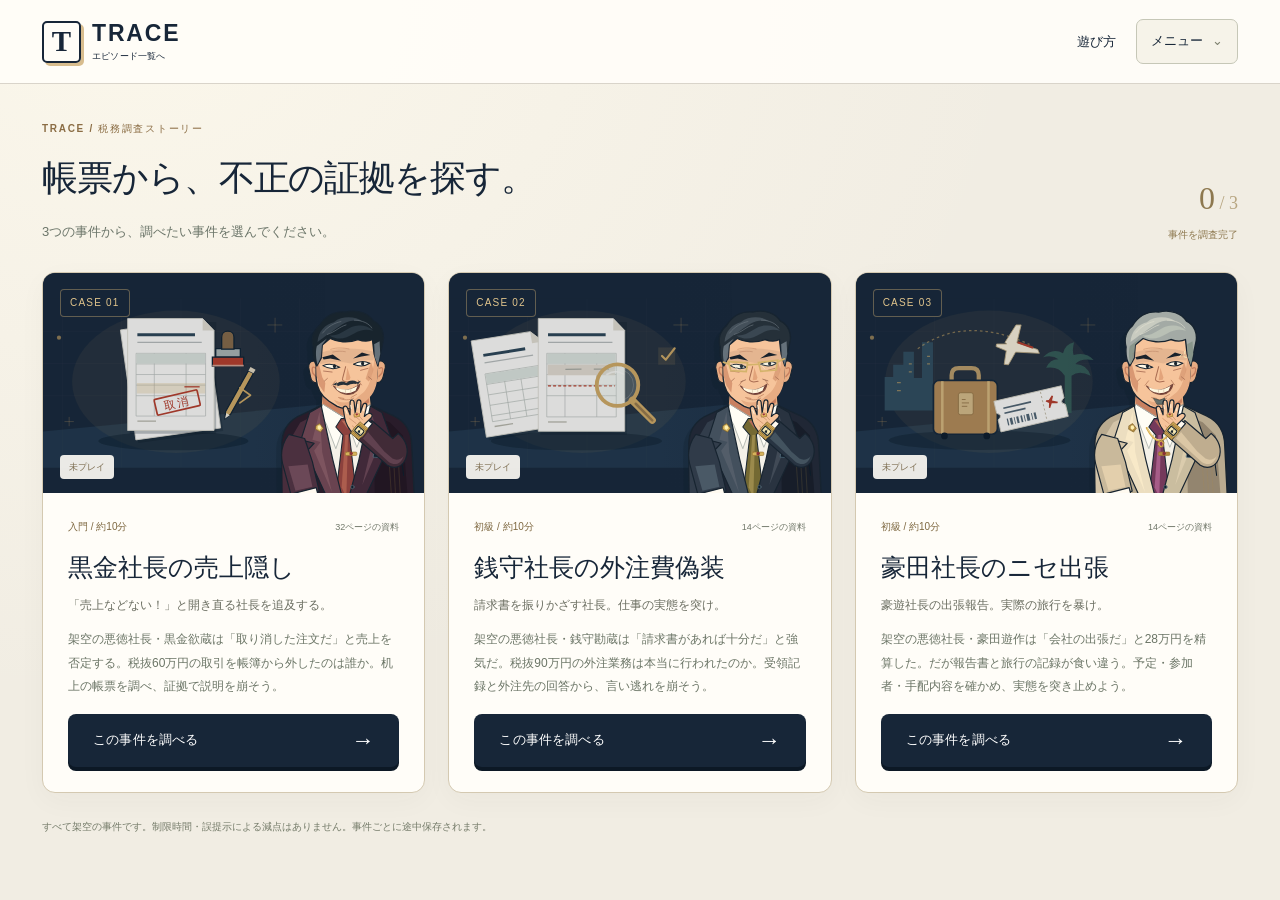
<file: index.html>
<!doctype html><html lang="ja"><head><meta charset="utf-8"><meta name="viewport" content="width=device-width,initial-scale=1"><meta name="theme-color" content="#172638"><meta name="description" content="帳票をめくり、証拠を選び、社長の説明を確かめる。3つの架空事件で体験する税務調査ストーリーゲーム。"><title>TRACE｜帳票をめくる税務調査ストーリー</title><link rel="stylesheet" href="style.css?v=30"><link rel="stylesheet" href="book-reader.css?v=30"><link rel="stylesheet" href="prologue-art.css?v=30"><link rel="stylesheet" href="polish.css?v=30"><link rel="stylesheet" href="desk-view.css?v=30"><link rel="stylesheet" href="evidence-recap.css?v=30"><link rel="stylesheet" href="briefing.css?v=30"><link rel="stylesheet" href="proof-board.css?v=30"><link rel="stylesheet" href="finish.css?v=30"><link rel="stylesheet" href="outcome-view.css?v=30"><link rel="stylesheet" href="desk-inspection.css?v=30"><link rel="stylesheet" href="navigation.css?v=30"><script defer src="forms.js?v=30"></script><script defer src="page-data.js?v=30"></script><script defer src="episodes-data.js?v=30"></script><script defer src="story.js?v=30"></script><script defer src="characters.js?v=30"></script><script defer src="paper-fit.js?v=30"></script><script defer src="motion.js?v=30"></script><script defer src="book-reader.js?v=30"></script><script defer src="prologue-art.js?v=30"></script><script defer src="desk-view.js?v=30"></script><script defer src="desk-inspection.js?v=30"></script><script defer src="recap-data.js?v=30"></script><script defer src="evidence-recap.js?v=30"></script><script defer src="proof-board.js?v=30"></script><script defer src="outcome-view.js?v=30"></script><script defer src="app.js?v=30"></script><script defer src="leader-entry.js?v=1"></script></head><body><a class="skip" href="#main">本文へ移動</a><header class="game-header"><button class="brand" id="episodes-open" aria-label="エピソード一覧へ"><b>T</b><span>TRACE<small>エピソード一覧へ</small></span></button><div class="header-buttons"><button id="help-open">遊び方</button><details class="settings" id="app-menu"><summary aria-label="メニューを開く">メニュー <span aria-hidden="true">⌄</span></summary><div><button id="notebook-open">証拠手帳</button><button id="restart-open" aria-label="全エピソードを最初からやり直す">最初からやり直す</button><button id="motion-toggle" aria-pressed="true">アニメを止める</button><button id="about-open">この体験・出典</button></div></details></div></header><nav id="investigation-nav" class="investigation-nav" aria-label="調査対象と机への移動" hidden></nav><main id="main" tabindex="-1"></main><div id="app-status" class="visually-hidden" role="status" aria-live="polite" aria-atomic="true"></div>
<dialog id="panel" aria-labelledby="panel-title"><div class="modal-header"><div class="dialog-investigation-nav" data-navigation-slot></div><h2 id="panel-title" tabindex="-1"></h2><button id="panel-close" aria-label="閉じる">閉じる ×</button></div><div id="panel-body"></div><button class="secondary modal-return" id="panel-return">体験に戻る</button></dialog>
<dialog id="paper-viewer" aria-labelledby="paper-title"><div class="modal-header"><div class="dialog-investigation-nav" data-navigation-slot></div><h2 id="paper-title"></h2><div class="modal-controls"><button id="paper-original">原寸で見る</button><button id="paper-close">閉じる ×</button></div></div><p class="small muted">帳票は一般的な実務項目を参考にした架空様式です。</p><div id="paper-body"></div></dialog>
<dialog id="evidence-recap" aria-labelledby="recap-title"><div class="recap-modal-header"><div class="dialog-investigation-nav" data-navigation-slot></div><div><small id="recap-meta"></small><h2 id="recap-title" tabindex="-1">的確な指摘です。帳票でおさらい</h2></div><button id="recap-close" aria-label="おさらいを閉じる">閉じる ×</button></div><div id="recap-body"></div><div class="recap-modal-footer"><span>注釈はおさらい画面だけに表示しています。</span><button class="primary" id="recap-return">元の画面へ戻る</button></div></dialog>
<dialog id="desk-inspection" aria-labelledby="desk-inspection-title"><div class="modal-header"><div class="dialog-investigation-nav" data-navigation-slot></div><h2 id="desk-inspection-title" tabindex="-1">資料の見返し</h2><button id="desk-inspection-close">元の画面へ戻る</button></div><div id="desk-inspection-body"></div></dialog>
<dialog id="restart" aria-labelledby="restart-title"><div class="dialog-investigation-nav" data-navigation-slot></div><h2 id="restart-title">3つの事件をすべて最初から？</h2><p id="restart-copy">全エピソードの進行・選択ページ・閲覧履歴・会話を初期化し、事件一覧へ戻ります。</p><div class="modal-controls"><button class="secondary" id="restart-cancel" autofocus>続きに戻る</button><button class="danger" id="restart-confirm">全エピソードを初期化</button></div></dialog>
<noscript>このゲームにはJavaScriptが必要です。</noscript></body></html>
</file>
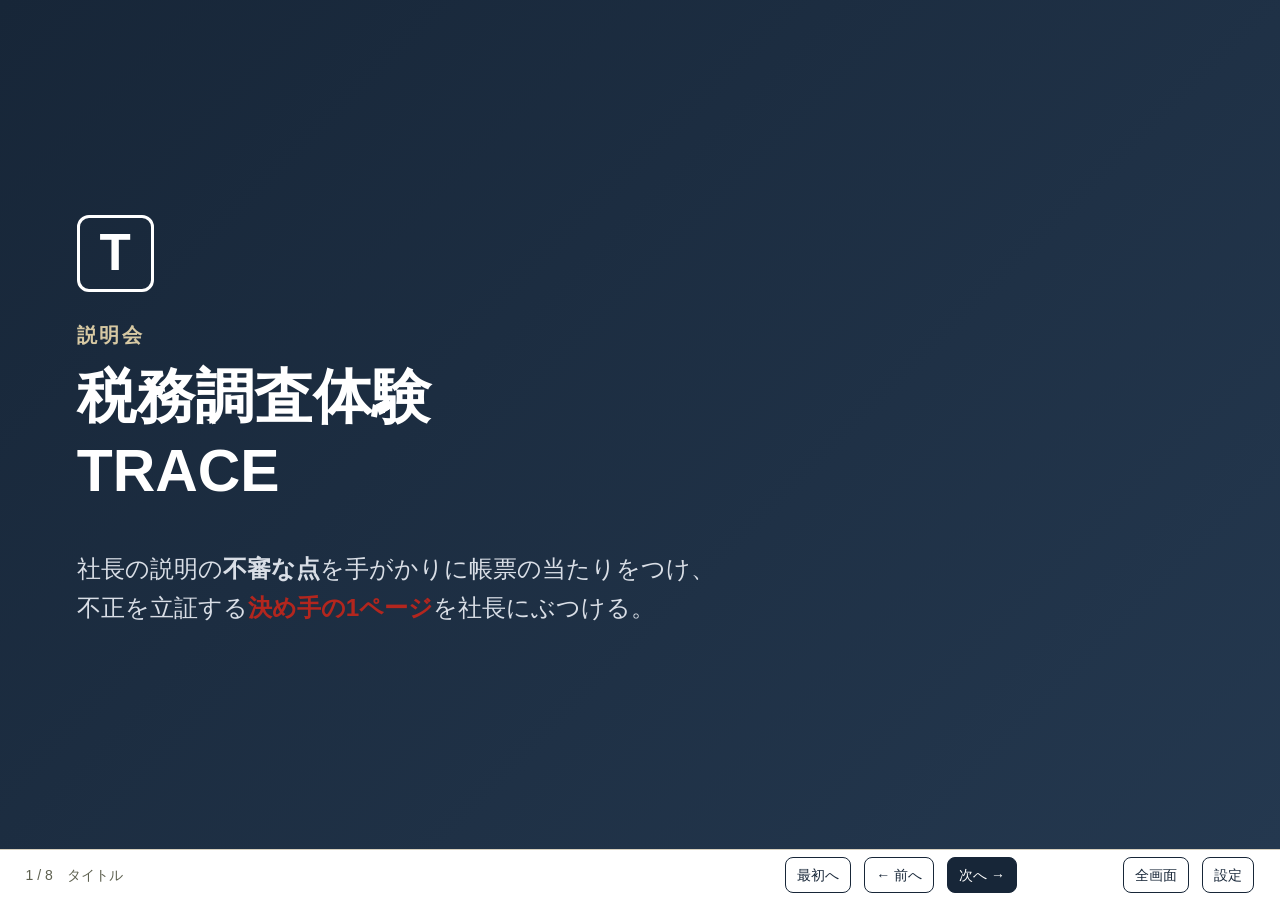
<file: host.html>
<!doctype html><html lang="ja"><head><meta charset="utf-8"><meta name="viewport" content="width=device-width,initial-scale=1"><meta name="robots" content="noindex"><title>TRACE｜説明会 投影用進行画面</title>
<style>
:root{--ink:#172638;--muted:#5d604f;--line:#d6cfbd;--paper:#fffdf7;--bg:#f1ede2;--red:#b3261e;--gold:#c99a2e}
*{box-sizing:border-box}[hidden]{display:none!important}html,body{margin:0;height:100%}
body{background:var(--bg);color:var(--ink);font-family:"Hiragino Sans","Noto Sans JP","Yu Gothic",sans-serif;line-height:1.6;overflow:hidden}
.deck{position:fixed;inset:0;display:flex;flex-direction:column}
.slide{display:none;flex:1;min-height:0;padding:4vh 6vw 2vh;overflow:auto}
.slide.on{display:flex;flex-direction:column}
.kicker{font-size:clamp(14px,1.6vw,22px);letter-spacing:.12em;color:var(--muted);font-weight:700;margin:0 0 1vh}
h1{font-size:clamp(30px,4.6vw,72px);line-height:1.25;margin:0 0 2vh}
h2{font-size:clamp(24px,3.4vw,52px);line-height:1.3;margin:0 0 2.5vh}
p,li,td,th{font-size:clamp(16px,1.9vw,30px)}
.lead{color:var(--muted)}
.title-slide{justify-content:center;background:linear-gradient(135deg,#172638 0%,#24384f 100%);color:#fff}
.title-slide .kicker{color:#d7c9a3}.title-slide .lead{color:#d9dee6}
.logo{display:inline-flex;align-items:center;justify-content:center;width:clamp(56px,6vw,96px);height:clamp(56px,6vw,96px);border:3px solid #fff;border-radius:12px;font-size:clamp(32px,4vw,64px);font-weight:800;margin-bottom:3vh}
.grid2{display:grid;grid-template-columns:1fr 1fr;gap:3vw;min-height:0}
.note{color:var(--muted);margin-top:3vh}
.steps li.must{color:var(--red)}.steps li.must::before{background:var(--red)}
.card{background:var(--paper);border:1px solid var(--line);border-radius:12px;padding:2.5vh 2vw}
.card.red{border:3px solid var(--red)}.card.navy{border:3px solid var(--ink)}
.card h3{font-size:clamp(20px,2.6vw,40px);margin:0 0 1vh}
.badge{display:inline-block;color:#fff;background:var(--ink);border-radius:999px;padding:.1em .8em;font-weight:700;font-size:clamp(14px,1.5vw,22px)}
.badge.red{background:var(--red)}
ul.big{margin:0;padding-left:1.2em}ul.big li{margin:.6vh 0}
.qrs{display:grid;grid-template-columns:1fr 1fr;gap:3vw;align-items:center;flex:1;min-height:0}
.qrbox{text-align:center}.qrbox .qr{width:min(48vh,32vw);height:min(48vh,32vw);margin:1vh auto;background:#fff;padding:1vh;border-radius:8px}
.qr svg{width:100%;height:100%;display:block}.url{font-family:ui-monospace,Menlo,monospace;font-size:clamp(11px,1.1vw,16px);color:var(--muted);word-break:break-all}
.timer-wrap{display:grid;grid-template-columns:1.1fr 1fr;gap:3vw;flex:1;min-height:0;align-items:center}
.timer{font-size:clamp(80px,15vw,240px);font-weight:800;font-variant-numeric:tabular-nums;text-align:center;line-height:1}
.timer.warn{color:var(--red)}.timer-label{text-align:center;color:var(--muted);font-size:clamp(16px,1.8vw,26px)}
.timer-buttons{display:flex;gap:1vw;justify-content:center;margin-top:2vh;flex-wrap:wrap}
button{font:inherit;font-size:clamp(14px,1.5vw,20px);min-height:44px;padding:.4em 1em;border-radius:8px;border:1px solid var(--ink);background:#fff;color:var(--ink);cursor:pointer}
button.primary{background:var(--ink);color:#fff}
.steps{counter-reset:s;list-style:none;padding:0;margin:0}.steps li{counter-increment:s;margin:1.2vh 0;padding-left:2.2em;position:relative}
.steps li::before{content:counter(s);position:absolute;left:0;top:.05em;width:1.6em;height:1.6em;border-radius:50%;background:var(--ink);color:#fff;display:flex;align-items:center;justify-content:center;font-size:.85em;font-weight:700}
.answers{display:grid;grid-template-columns:repeat(3,1fr);gap:1.5vw}
.answers .card p{font-size:clamp(14px,1.45vw,22px);margin:.6vh 0}
.answers .claim{font-weight:800;font-size:clamp(16px,1.8vw,26px)}
.answers .doc{color:var(--red);font-weight:700}
.hidden-note{color:var(--muted);font-size:clamp(14px,1.4vw,20px)}
.bar{display:flex;align-items:center;gap:1vw;padding:.8vh 2vw;background:#fff;border-top:1px solid var(--line)}
.bar .count{color:var(--muted);font-size:14px;margin-right:auto}
.bar .mini{font-variant-numeric:tabular-nums;font-weight:700;font-size:16px;min-width:5em;text-align:right}
.bar button{font-size:14px;min-height:36px;padding:.2em .8em}
dialog{border:1px solid var(--line);border-radius:12px;max-width:760px;width:94vw;padding:20px}
dialog label{display:grid;gap:4px;font-size:14px;font-weight:700;margin:0 0 12px}
dialog input,dialog select,dialog textarea{font:inherit;font-size:15px;padding:8px 10px;border:1px solid #bfb7a2;border-radius:6px;width:100%}
dialog .row{display:grid;grid-template-columns:repeat(3,1fr);gap:10px}
.edit-hint{font-size:13px;color:var(--muted)}
@media(max-width:800px){.grid2,.qrs,.timer-wrap,.answers{grid-template-columns:1fr}body{overflow:auto}.deck{position:static;min-height:100vh;min-height:100dvh}.bar .mini{min-width:0}.bar{position:sticky;bottom:0;z-index:5;gap:6px;padding:8px 10px calc(8px + env(safe-area-inset-bottom));flex-wrap:wrap}.bar button{white-space:nowrap;min-height:44px;padding:0 12px}.bar .count{flex-basis:100%}#full{display:none}}
@media print{.bar{display:none}.slide{display:flex!important;page-break-after:always;height:100vh}}
</style>
<script defer src="forms.js"></script><script defer src="page-data.js"></script><script defer src="episodes-data.js"></script><script defer src="story.js"></script><script defer src="vendor/qrcode.js"></script>
</head><body>
<div class="deck">
<section class="slide title-slide" data-title="タイトル"><div class="logo">T</div><p class="kicker" data-cfg="org"></p><h1>税務調査体験<br>TRACE</h1><p class="lead">社長の説明の<b>不審な点</b>を手がかりに帳票の当たりをつけ、<br>不正を立証する<b style="color:var(--red)">決め手の1ページ</b>を社長にぶつける。</p></section>

<section class="slide" data-title="役割"><p class="kicker">ROLE</p><h2>あなたは税務署の調査官です</h2><div class="grid2"><div class="card red"><span class="badge red">代表 1人</span><ul class="big"><li>代表用QRを読む</li><li>決めた1ページを<b>社長にぶつける</b></li></ul></div><div class="card navy"><span class="badge">メンバー</span><ul class="big"><li>メンバー用QRを読む</li><li>帳票を手分けして読む</li></ul></div></div><p class="note">間違えても減点なし。選考には一切使いません。会社・人物・帳票はすべて架空です。</p></section>

<section class="slide" data-title="QRを読み取る"><p class="kicker">JOIN</p><h2>QRを読み取ってください</h2><div class="qrs"><div class="qrbox"><span class="badge">メンバー用</span><div class="qr" id="qr-member"></div><div class="url" id="url-member"></div></div><div class="qrbox"><span class="badge red">代表用（1グループ1人）</span><div class="qr" id="qr-leader"></div><div class="url" id="url-leader"></div></div></div></section>

<section class="slide" data-title="進め方"><p class="kicker">HOW TO</p><h2>主張ごとに、この順で</h2><ol class="steps"><li>代表が<b>社長の主張</b>と<b style="color:var(--red)">赤字の問い</b>を読み上げる</li><li>メンバーは帳票を<b>手分けして</b>読み、「○○の2ページ目に△△とある」と伝える</li><li class="must"><b>相談して、社長にぶつける1ページを決める</b></li><li>代表が示す。崩せなければ、もう一度相談</li></ol></section>

<section class="slide" data-title="調査タイム"><p class="kicker">INVESTIGATION</p><h2>調査開始</h2><div class="timer-wrap"><div><div class="timer" id="timer">00:00</div><div class="timer-label" id="timer-label">残り時間</div><div class="timer-buttons"><button class="primary" id="t-start">スタート</button><button id="t-pause">一時停止</button><button id="t-plus">＋1分</button><button id="t-reset">リセット</button></div></div><div class="card"><h3>迷ったら</h3><ul class="big"><li>赤字の問いを読み直す</li><li>日付・金額・取引先を見比べる</li><li>手を挙げてスタッフへ</li></ul></div></div></section>

<section class="slide" data-title="ふりかえり"><p class="kicker">REVIEW</p><h2>ふりかえり</h2><ol class="steps"><li>最初に<b>不審な点</b>に気づいた<b>きっかけ</b>は？</li><li>そこから、<b>どの帳票に当たりをつけた</b>？ なぜ？</li><li>その中から、<b>決め手の1ページ</b>をどう見つけた？</li></ol></section>

<section class="slide" data-title="答え合わせ"><p class="kicker">ANSWER</p><h2 id="answer-title">答え合わせ</h2><div class="answers" id="answers"></div></section>

<section class="slide title-slide" data-title="おわり"><p class="kicker">OUR WORK</p><h1>端緒 → 当たり → 立証</h1><p class="lead">見つけた端緒から、どの帳票を見るべきか当たりをつけ、<br>どの帳票をぶつければ不正を明らかにできるかを見極める。<br>それが、今日体験した仕事です。</p><p class="lead" style="margin-top:4vh">ありがとうございました</p></section>

<nav class="bar" aria-label="スライド操作"><span class="count" id="count"></span><button id="first">最初へ</button><button id="resume" hidden></button><button id="prev" aria-label="前へ">← 前へ</button><button id="next" class="primary" aria-label="次へ">次へ →</button><span class="mini" id="mini" title="調査タイマー"></span><button id="full">全画面</button><button id="settings-open">設定</button></nav>
</div>

<dialog id="settings"><h2 style="font-size:22px;margin:0 0 12px">設定</h2>
<label>公開URL（index.html と member.html を置いたフォルダー）<input id="c-base" placeholder="https://example.com/trace/"></label>
<label>事件<select id="c-case"><option value="e1">CASE 01 黒金社長の売上隠し（帳票32ページ）</option><option value="case02">CASE 02 銭守社長の外注費偽装（帳票14ページ）</option><option value="case03">CASE 03 豪田社長のニセ出張（帳票14ページ）</option></select></label>
<label>表題の上に出す名前<input id="c-org"></label>
<label>調査タイム（分）<input id="c-play" type="number" min="5" max="60"></label>
<div style="display:flex;gap:8px;justify-content:flex-end"><button id="c-default">初期値に戻す</button><button class="primary" id="c-save">保存して閉じる</button></div></dialog>

<script>
document.addEventListener('DOMContentLoaded',()=>{'use strict';
const $=s=>document.querySelector(s),KEY='trace-host-v3';
const here=/^https?:$/.test(location.protocol)?location.href.replace(/[^/]*([?#].*)?$/,''):'';
const DEFAULTS={base:here,case:'e1',org:'説明会',play:22};
let cfg={...DEFAULTS};try{cfg={...DEFAULTS,...JSON.parse(localStorage.getItem(KEY)||'{}')}}catch(e){}
if(!cfg.base)cfg.base=here;
const slides=[...document.querySelectorAll('.slide')];let at=0;
let resumeAt=0;try{resumeAt=Math.min(slides.length-1,Math.max(0,Number(sessionStorage.getItem(KEY+':at'))||0))}catch(e){}
const LINKS=window.TRACE_LINKS||null;
function base(){if(LINKS)return 'fixed';let b=(cfg.base||'').trim();if(b&&!b.endsWith('/'))b+='/';return b}
function links(){if(LINKS)return {leader:LINKS.leader+'#'+cfg.case,member:LINKS.member+'#'+cfg.case};const b=base();return {leader:b?b+'index.html#'+cfg.case:'',member:b?b+'member.html#'+cfg.case:''}}
function qr(el,text){el.innerHTML='';if(!text){el.innerHTML='<p style="font-size:16px;color:#b3261e;padding:1em">「設定」で公開URLを入れてください</p>';return}const ST=window.TRACE_STATIC?.qr?.[text];if(ST){const n=ST.n,bits=ST.b.replace(/./g,h=>parseInt(h,16).toString(2).padStart(4,'0'));let d='';for(let y=0;y<n;y++)for(let x=0;x<n;x++)if(bits[y*n+x]==='1')d+=`M${x+2} ${y+2}h1v1h-1z`;el.innerHTML=`<svg viewBox="0 0 ${n+4} ${n+4}" shape-rendering="crispEdges"><rect width="100%" height="100%" fill="#fff"/><path fill="#000" d="${d}"/></svg>`;return}if(typeof qrcode!=='function'){el.textContent=text;return}const q=qrcode(0,'M');q.addData(text);q.make();el.innerHTML=q.createSvgTag({cellSize:4,margin:2,scalable:true})}
function answers(){const G=window.TraceStory;const box=$('#answers');const SA=window.TRACE_STATIC?.answers?.[cfg.case];if(SA){$('#answer-title').textContent='答え合わせ：'+SA.title;box.innerHTML=SA.html;return}if(!G){box.innerHTML='<p>データを読み込めませんでした。</p>';return}const e=G.episodes.find(x=>x.id===cfg.case)||G.episodes[0];$('#answer-title').textContent='答え合わせ：'+e.title;
box.innerHTML=e.acts.map((a,i)=>{const docs=a.correct.map(k=>{const id=e.keyPages[k],p=G.page(id),d=G.doc(p.docId);return `${d.title} ${d.pages.findIndex(q=>q.id===id)+1}ページ目`});return `<div class="card"><span class="badge">主張 ${i+1}</span><p class="claim">「${e.claims[i]}」</p><p class="doc">決め手：${docs.join(' / ')}</p><p>${a.finding}</p></div>`}).join('')}
function apply(){document.querySelectorAll('[data-cfg]').forEach(el=>{el.textContent=cfg[el.dataset.cfg]||''});
const {leader,member}=links();qr($('#qr-member'),member);qr($('#qr-leader'),leader);$('#url-member').textContent=member;$('#url-leader').textContent=leader;answers();resetTimer()}
function show(n,keep){at=Math.max(0,Math.min(slides.length-1,n));slides.forEach((s,i)=>s.classList.toggle('on',i===at));$('#count').textContent=`${at+1} / ${slides.length}　${slides[at].dataset.title}`;if(!keep)try{sessionStorage.setItem(KEY+':at',at)}catch(e){}if(at)$('#resume').hidden=true}
let remain=0,end=0,running=false,tick=null;
function fmt(s){s=Math.max(0,Math.ceil(s));return String(Math.floor(s/60)).padStart(2,'0')+':'+String(s%60).padStart(2,'0')}
function paint(){const s=running?(end-Date.now())/1000:remain;$('#timer').textContent=fmt(s);$('#timer').classList.toggle('warn',s<=60);$('#mini').textContent=running||remain<(Number(cfg.play)||22)*60?'⏱ '+fmt(s):'';$('#timer-label').textContent=s<=0?'時間です':'残り時間';if(running&&s<=0){running=false;remain=0;clearInterval(tick)}}
function resetTimer(){running=false;clearInterval(tick);remain=(Number(cfg.play)||22)*60;paint()}
$('#t-start').onclick=()=>{if(running)return;end=Date.now()+remain*1000;running=true;clearInterval(tick);tick=setInterval(paint,250);paint()};
$('#t-pause').onclick=()=>{if(!running)return;remain=(end-Date.now())/1000;running=false;clearInterval(tick);paint()};
$('#t-plus').onclick=()=>{if(running)end+=60000;else remain+=60;paint()};
$('#t-reset').onclick=resetTimer;
$('#first').onclick=()=>show(0);$('#resume').onclick=()=>show(resumeAt);$('#prev').onclick=()=>show(at-1);$('#next').onclick=()=>show(at+1);
$('#full').onclick=()=>{if(document.fullscreenElement)document.exitFullscreen?.();else document.documentElement.requestFullscreen?.()};
document.addEventListener('keydown',e=>{if($('#settings').open||/INPUT|TEXTAREA|SELECT/.test(e.target.tagName))return;if((e.key===' '||e.key==='Enter')&&e.target.closest?.('button,a'))return;if(['ArrowRight','PageDown',' '].includes(e.key)){e.preventDefault();show(at+1)}else if(['ArrowLeft','PageUp'].includes(e.key)){e.preventDefault();show(at-1)}else if(e.key==='Home'){e.preventDefault();show(0)}else if(e.key==='f')$('#full').click()});
const fields={base:'#c-base',case:'#c-case',org:'#c-org',play:'#c-play'};
function fill(c){for(const [k,s] of Object.entries(fields))$(s).value=c[k]??''}
$('#settings-open').onclick=()=>{fill(cfg);$('#c-base').closest('label').hidden=!!LINKS;$('#settings').showModal()};
$('#c-default').onclick=()=>fill({...DEFAULTS,base:cfg.base});
$('#c-save').onclick=()=>{for(const [k,s] of Object.entries(fields))cfg[k]=$(s).value;try{localStorage.setItem(KEY,JSON.stringify(cfg))}catch(e){}$('#settings').close();apply()};
apply();show(0,true);if(resumeAt>0){$('#resume').textContent=`続きから（${resumeAt+1}枚目）`;$('#resume').hidden=false}if(!base())$('#settings-open').click();
});
</script></body></html>
</file>
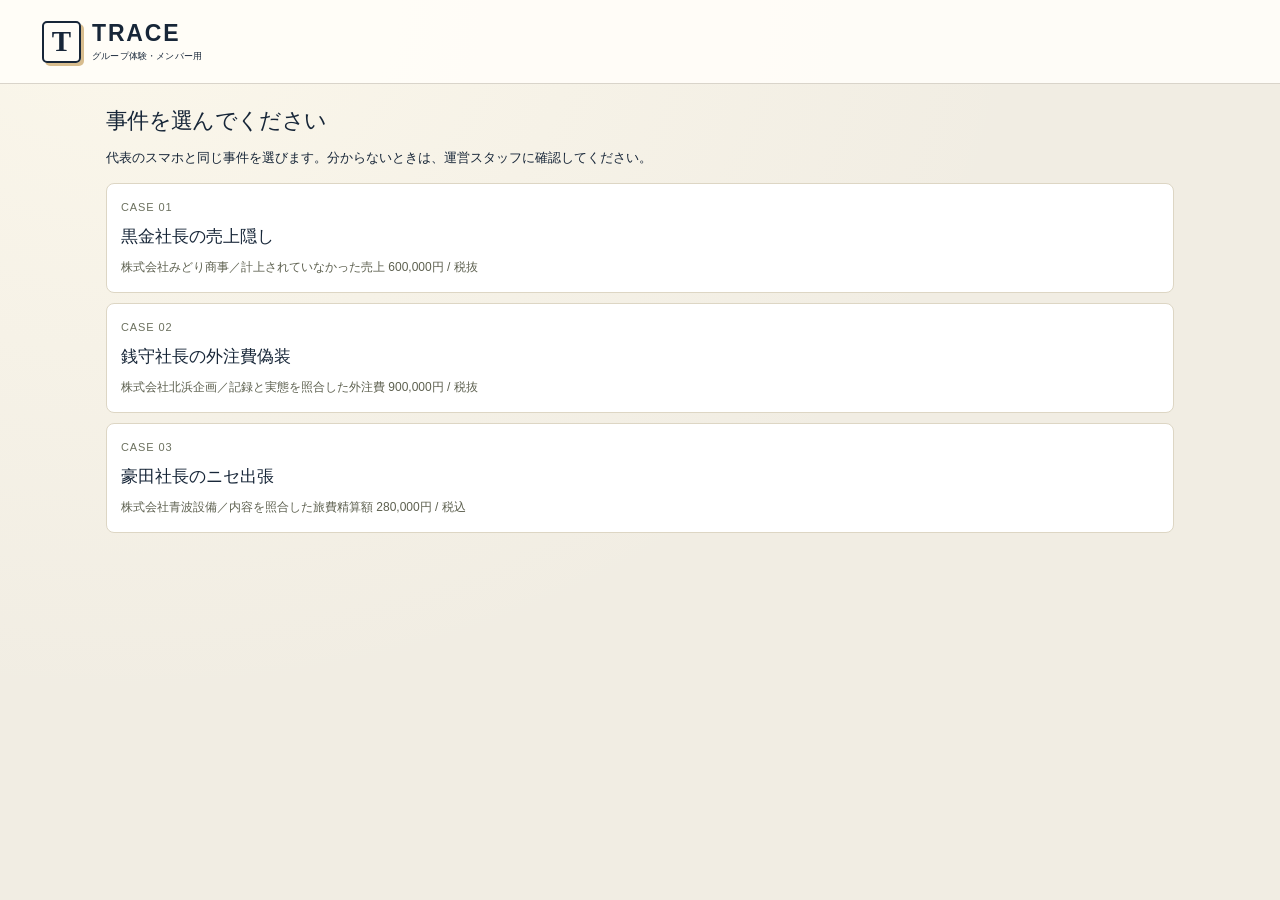
<file: member.html>
<!doctype html><html lang="ja"><head><meta charset="utf-8"><meta name="viewport" content="width=device-width,initial-scale=1"><meta name="theme-color" content="#172638"><meta name="robots" content="noindex"><title>TRACE｜メンバー用 資料閲覧</title><link rel="stylesheet" href="style.css?v=31"><link rel="stylesheet" href="polish.css?v=31"><link rel="stylesheet" href="desk-view.css?v=31"><link rel="stylesheet" href="desk-inspection.css?v=31"><link rel="stylesheet" href="member-view.css?v=33"><script defer src="forms.js?v=31"></script><script defer src="page-data.js?v=31"></script><script defer src="episodes-data.js?v=31"></script><script defer src="story.js?v=31"></script><script defer src="characters.js?v=31"></script><script defer src="paper-fit.js?v=31"></script><script defer src="desk-view.js?v=31"></script><script defer src="desk-inspection.js?v=31"></script><script defer src="member-view.js?v=33"></script></head><body class="member-mode"><header class="game-header member-header"><span class="brand"><b>T</b><span>TRACE<small>グループ体験・メンバー用</small></span></span></header><main id="member-main" tabindex="-1"><p class="member-loading">読み込み中…</p></main><noscript>この画面にはJavaScriptが必要です。</noscript></body></html>
</file>
<file: style.css>
:root{--ink:#172638;--muted:#69717a;--paper:#fffdf8;--bg:#f3efe6;--line:#d9d4ca;--accent:#b83d29;--navy:#172638;--gold:#d3ab63;--green:#286553;font-family:-apple-system,BlinkMacSystemFont,"Hiragino Kaku Gothic ProN","Noto Sans JP",Meiryo,sans-serif;color:var(--ink);background:var(--bg);font-synthesis:none}*{box-sizing:border-box}body{margin:0;font-size:15px;line-height:1.8}button,input{font:inherit}button{cursor:pointer;color:inherit;touch-action:manipulation}a{color:#9c3624}button,a,summary{-webkit-tap-highlight-color:transparent}button:focus-visible,a:focus-visible,summary:focus-visible{outline:3px solid #237eaa;outline-offset:4px}button:disabled{cursor:default;opacity:.45}h1,h2,h3,p,blockquote{margin:0}h1,h2,h3{line-height:1.55}h1{font-size:29px;letter-spacing:-.03em}h2{font-size:22px}h3{font-size:18px}svg{display:block}button{border-radius:8px}main{width:min(1440px,100%);margin:auto;padding:28px 48px 36px;outline:none;min-height:calc(100dvh - 84px)}.skip{position:fixed;left:12px;top:-100px;z-index:100;background:white;padding:12px}.skip:focus{top:10px}.game-header{height:84px;display:flex;justify-content:space-between;align-items:center;padding:0 max(32px,calc((100vw - 1344px)/2));gap:20px;background:var(--paper);border-bottom:1px solid var(--line);position:relative;z-index:20}.brand{display:flex;align-items:center;gap:11px;text-decoration:none;color:var(--ink)}.brand>b{display:grid;place-items:center;width:39px;height:42px;font-family:Georgia,serif;font-size:29px;border:2px solid var(--ink);border-radius:5px;line-height:1;box-shadow:3px 3px 0 #d8bd8e}.brand>span{font-size:23px;font-weight:850;line-height:1.1;letter-spacing:.08em}.brand small{display:block;font-size:9px;letter-spacing:.02em;font-weight:500;margin-top:6px}.header-buttons{display:flex;align-items:center;gap:5px}.header-buttons>button,.settings summary{border:0;background:transparent;padding:10px 15px;min-height:44px;font-size:12px;font-weight:650}.header-buttons>button:hover,.settings summary:hover{background:#eee8dd}.settings{position:relative}.settings summary{list-style:none;cursor:pointer;font-size:18px;letter-spacing:2px;padding:8px 10px}.settings summary::-webkit-details-marker{display:none}.settings>div{position:absolute;right:0;top:52px;width:220px;background:white;box-shadow:0 10px 35px #17263826;padding:10px;border:1px solid var(--line);border-radius:10px}.settings button{display:block;width:100%;min-height:44px;text-align:left;border:0;background:transparent;padding:10px;font-size:13px}.settings button:hover{background:var(--bg)}.primary,.secondary,.danger{display:inline-flex;justify-content:center;align-items:center;gap:32px;min-height:56px;border:1px solid transparent;padding:14px 24px;font-size:15px;font-weight:750;line-height:1.6;text-decoration:none;transition:background .16s,transform .16s,box-shadow .16s}.primary{background:var(--navy);color:white;box-shadow:0 4px 0 #0c1825}.primary>span{font-size:23px;line-height:1}.primary:hover{background:#2b4058;box-shadow:0 5px 0 #0c1825;transform:translateY(-1px)}.primary:active{transform:translateY(2px);box-shadow:0 1px 0 #0c1825}.secondary{background:var(--paper);border-color:#b6b7b3;color:var(--ink);gap:12px;min-height:48px;font-size:13px}.secondary:hover{background:#eae6dd}.danger{background:#a53627;color:white;min-height:48px;font-size:13px}.text-button{padding:9px 3px;min-height:44px;font-size:13px;background:transparent;border:0;color:#705d45;text-decoration:underline;text-underline-offset:4px}.text-button:hover{color:var(--accent)}.muted,.source-caption,.small{font-size:12px;color:var(--muted)}.save-note{text-align:center;color:#7e807b;font-size:10px;margin:30px 0 0}.episode-label{display:flex;align-items:center;justify-content:space-between;gap:12px;margin-bottom:22px;font-size:12px;letter-spacing:.04em}.episode-label>span{font-weight:700}.episode-label small{font-size:11px;color:var(--muted)}.hero-intro{display:grid;grid-template-columns:1fr 1fr;min-height:570px;background:var(--paper);border:1px solid var(--line);border-radius:18px;overflow:hidden;box-shadow:0 18px 50px #3e352c0b}.hero-character{position:relative;overflow:hidden;background:var(--navy);isolation:isolate;display:flex;align-items:flex-end;justify-content:center;min-width:0}.hero-character::before{content:"";position:absolute;inset:0;background:repeating-linear-gradient(0deg,transparent 0 79px,#ffffff0b 80px),linear-gradient(130deg,#304659,transparent 60%);z-index:-2}.hero-circle{position:absolute;width:460px;height:460px;border-radius:50%;background:#d7b77e;top:58px;left:50%;transform:translateX(-50%);z-index:-1;box-shadow:0 0 0 22px #d7b77e0c,0 0 0 23px #d7b77e33}.hero-ceo{width:min(100%,540px);position:relative;bottom:-24px;filter:drop-shadow(8px 15px 0 #09132040)}.hero-ceo svg{width:100%;height:auto}.villain-tag{position:absolute;z-index:2;top:25px;left:25px;background:#10202cdd;border:1px solid #d7b77e70;color:#f6e6ca;padding:6px 11px;font-size:11px;border-radius:4px}.hero-name{position:absolute;left:27px;bottom:26px;color:#e9e4dc;background:#10202ce8;padding:12px 19px;border-left:3px solid #d7b77e;font-size:11px;line-height:1.7}.hero-name strong{display:block;font-size:24px;letter-spacing:.08em;color:white}.hero-copy{padding:46px 44px;align-self:center}.case-no{display:block;font-size:10px;font-weight:800;letter-spacing:.17em;color:#8b6d44;margin-bottom:12px}.hero-copy h1{font-size:clamp(31px,3.5vw,51px);letter-spacing:-.05em;line-height:1.45;font-weight:850}.hero-copy h1 em{font-style:normal;color:var(--accent);position:relative}.hero-quote{font-size:18px;font-weight:700;margin:24px 0 16px;border-left:3px solid var(--accent);padding-left:16px;line-height:1.8}.hero-description{color:#5b6268;font-size:13px;line-height:1.95;margin-bottom:26px}.hero-copy .primary{width:100%;justify-content:space-between}.play-loop{display:flex;justify-content:space-between;align-items:center;gap:7px;font-size:10px;margin-top:23px;color:#6c665c;line-height:1.5}.play-loop b{font-size:14px;color:#b49a78}.opening-notes{display:flex;justify-content:space-between;font-size:11px;color:#77766d;gap:10px;margin-top:20px}.case-progress{display:flex;align-items:center;gap:24px;margin-bottom:23px;min-height:37px;font-size:10px;letter-spacing:.06em}.case-progress>span{color:#92794e;flex:1}.case-progress>span b{margin-left:14px;color:var(--ink);letter-spacing:0;font-size:11px}.case-progress ol{list-style:none;display:flex;align-items:center;gap:23px;padding:0;margin:0}.case-progress li{display:flex;align-items:center;gap:8px;color:#8b8c87;font-size:11px;position:relative}.case-progress li:not(:last-child)::after{content:"";position:absolute;left:calc(100% + 6px);width:12px;height:1px;background:#c3c1b9}.case-progress i{width:25px;height:25px;border-radius:50%;display:grid;place-items:center;border:1px solid #c8c6bd;font-style:normal;font-size:10px}.case-progress .current{color:var(--accent);font-weight:700}.case-progress .current i{background:var(--accent);color:white;border-color:var(--accent)}.case-progress .done{color:var(--green)}.case-progress .done i{background:var(--green);border-color:var(--green);color:white}.case-progress>small{color:#85877e;font-size:10px}.encounter{display:grid;grid-template-columns:1fr 1.03fr;border-radius:16px;overflow:hidden;background:var(--paper);border:1px solid var(--line);min-height:390px}.president-room{position:relative;overflow:hidden;background:linear-gradient(115deg,#283e50,#122231);display:flex;align-items:flex-end;justify-content:center;min-width:0}.office-grid{position:absolute;inset:0;background:linear-gradient(90deg,transparent 54%,#c4aa7720 54.2%,transparent 54.5%),repeating-linear-gradient(0deg,transparent 0 79px,#d2b77b15 80px)}.office-grid:after{content:"";position:absolute;left:13%;top:16%;width:20%;height:23%;border:8px solid #9c8355;background:#e8d8b4;box-shadow:0 0 0 1px #0b1724,4px 4px 0 #0002}.room-label{position:absolute;top:19px;left:21px;color:#d1bc96;font-size:8px;letter-spacing:.15em;z-index:1}.ceo-portrait{position:relative;z-index:1;height:420px;width:370px;flex-shrink:0;margin-bottom:-27px;filter:drop-shadow(8px 7px 0 #0002)}.ceo-portrait svg{height:100%;width:100%}.ceo-name{position:absolute;left:22px;bottom:20px;z-index:2;color:white;padding:9px 15px;background:#10202deb;border-left:3px solid var(--gold);border-radius:0 4px 4px 0}.ceo-name small{font-size:9px;color:#dad6ce}.ceo-name strong{display:block;font-size:22px;letter-spacing:.05em}.ceo-name strong span{font-size:8px;font-weight:400;margin-left:9px;color:#bdc4c6}.dialogue-panel{padding:39px 42px;display:flex;flex-direction:column;justify-content:center;position:relative}.dialogue-panel:before{content:"“";font-family:Georgia,serif;position:absolute;right:26px;top:3px;color:#ece6da;font-size:110px;line-height:1}.dialogue-label{display:block;color:#977646;font-size:11px;font-weight:700;position:relative}.dialogue-panel blockquote{font-size:22px;line-height:1.95;font-weight:700;margin:17px 0 25px;position:relative;overflow-wrap:anywhere;letter-spacing:.01em}.speaker-rule{width:36px;height:3px;background:var(--accent);margin-bottom:13px}.dialogue-panel>small{color:#82867e;font-size:10px;line-height:1.8}.mission-line{display:flex;justify-content:space-between;align-items:center;gap:28px;background:var(--paper);border:1px solid var(--line);border-left:4px solid var(--accent);border-radius:9px;padding:23px 28px;margin:23px 0 7px}.mission-line>div>span{color:var(--accent);font-size:11px;font-weight:750}.mission-line h1{font-size:25px;margin:3px 0 5px}.mission-line p{font-size:13px;color:#677068}.mission-line .primary{flex-shrink:0}.claim-ribbon{display:grid;grid-template-columns:auto 1fr;gap:3px 20px;border-bottom:1px solid #d4cbbc;background:#e9e2d4;padding:17px 23px;border-radius:9px;margin:0 0 25px}.claim-ribbon>span{font-size:10px;color:#816c4d;align-self:center}.claim-ribbon strong{font-size:18px;font-weight:750}.claim-ribbon p{grid-column:2;font-size:12px;color:#64685e}.section-heading{display:flex;justify-content:space-between;align-items:center;gap:20px;margin:26px 0 20px}.section-heading h1{font-size:27px}.section-heading p{font-size:12px;color:var(--muted);margin-top:6px}.file-grid{display:grid;grid-template-columns:repeat(3,minmax(0,1fr));gap:17px}.file-card{display:flex;flex-direction:column;align-items:flex-start;text-align:left;min-height:219px;position:relative;background:var(--paper);border:1px solid #cfcdc4;border-bottom:4px solid #c8c3b7;padding:22px;border-radius:10px;transition:transform .15s,border-color .15s,box-shadow .15s}.file-card:hover{transform:translateY(-3px);border-color:#b4996a;box-shadow:0 9px 20px #59452310}.file-card:active{transform:translateY(1px)}.file-card-top{display:flex;justify-content:space-between;align-items:center;width:100%;margin-bottom:17px}.file-card-top>i{display:grid;place-items:center;width:44px;height:44px;background:#efe8db;color:#7c6645;border-radius:9px}.file-card-top svg{width:27px;height:27px}.file-state{font-size:9px;color:#898a80;border:1px solid #d9d7cb;border-radius:4px;padding:3px 7px}.file-state.read{color:#476958;background:#eef2e9;border-color:#d2dbc9}.file-state.new{color:#ad3e2a;background:#fcebe1;border-color:#e4ba9c}.file-card>strong{font-size:18px}.file-card>small{font-size:11px;color:#737970;line-height:1.8;margin-top:5px}.file-open{align-self:flex-end;font-size:12px;font-weight:700;color:#935534;margin-top:auto;padding-top:15px}.desk-note{padding:17px 0 0;color:#73776d;font-size:12px;line-height:1.9}.desk-note strong{color:#555f54}.document-nav{display:flex;justify-content:space-between;align-items:center;gap:14px;margin-top:-14px;margin-bottom:12px}.document-nav>span{font-size:11px;color:#777b72}.evidence-view{background:var(--paper);border:1px solid var(--line);border-radius:12px;overflow:hidden;min-width:0}.evidence-heading{padding:24px 27px;display:flex;align-items:center;gap:16px;border-bottom:1px solid var(--line)}.evidence-icon{width:44px;flex-shrink:0;color:#8e754c}.evidence-icon svg{width:38px}.evidence-heading h1{font-size:23px}.evidence-heading p{font-size:10px;color:#8a8d82;margin-top:3px}.view-tabs{margin-left:auto;display:flex;background:#eeeae1;padding:4px;border-radius:8px;gap:3px;flex-shrink:0}.view-tabs button{font-size:11px;min-height:42px;background:transparent;border:0;padding:7px 13px;color:#7b7b70}.view-tabs button[aria-pressed="true"]{background:white;box-shadow:0 1px 5px #0001;color:#26372d;font-weight:750}.facts-intro{font-size:11px;padding:16px 28px 0;color:#89897f}.fact-table{margin:15px 28px 18px}.fact-table>div{display:grid;grid-template-columns:170px 1fr;border-bottom:1px solid #e3dfd6}.fact-table>div:first-child{border-top:1px solid #e3dfd6}.fact-table dt{padding:15px 17px;background:#f2efe7;color:#74766c;font-size:12px}.fact-table dd{margin:0;padding:15px 22px;font-size:16px;font-weight:650;overflow-wrap:anywhere;line-height:1.8;white-space:pre-line}.source-caption{padding:0 28px 20px;font-size:10px}.bundle-note{font-size:11px;color:#777b70;line-height:1.8;margin:0;padding:12px 28px;background:#f1eee5;border-top:1px solid var(--line)}.form-toolbar{display:flex;justify-content:space-between;align-items:center;padding:12px 20px;font-size:11px}.form-toolbar .secondary{min-height:42px;padding:7px 12px;font-size:11px}.form-surface{background:#e4e3df;padding:17px;min-width:0}.page-controls{display:flex;justify-content:center;gap:10px;padding:14px}.page-controls button{min-width:55px;min-height:44px;border:1px solid #cdcbbf;background:white;font-size:12px}.page-controls button[aria-pressed="true"]{background:var(--navy);border-color:var(--navy);color:white}.evidence-action{display:flex;align-items:center;justify-content:space-between;gap:24px;padding:22px 26px;background:#e7e6d9;border:1px solid #d1d4be;border-radius:10px;margin:21px 0 5px}.evidence-action strong{font-size:14px}.evidence-action p{font-size:11px;color:#6d7667;margin-top:4px}.evidence-action .primary{flex-shrink:0;font-size:13px;gap:20px}.follow-record{background:#e7ded0;border-color:#d6c4aa}.follow-record .primary{background:#824d2e;box-shadow:0 4px 0 #542d18}.reaction-heading{display:flex;align-items:center;gap:16px;margin:12px 0 19px}.reaction-heading>span{background:var(--green);color:white;padding:5px 12px;border-radius:4px;font-size:12px;font-weight:700}.reaction-heading>p{font-size:11px;color:#7b8074}.reaction-heading.retry>span{background:#916c3b}.investigator-note{border-left:3px solid var(--gold);padding:4px 23px;margin:24px 0}.investigator-note>span{font-size:10px;color:#9b7848;font-weight:700}.investigator-note h1{font-size:21px;margin:4px 0 8px}.investigator-note p{font-size:14px;color:#5a655b;line-height:1.9}.next-discovery{display:flex;flex-wrap:wrap;align-items:center;column-gap:25px;background:var(--paper);padding:22px 26px;border:1px solid var(--line);border-radius:10px}.next-discovery>span{font-size:12px;font-weight:750;color:var(--green)}.next-discovery>p{flex:1;min-width:200px;font-size:12px;color:#697164}.next-discovery>.primary{font-size:13px}.retry-actions{display:flex;gap:18px;align-items:center;margin-top:24px}.result-eyebrow{font-size:11px;letter-spacing:.15em;color:#9a7646;border-bottom:1px solid var(--line);padding-bottom:20px}.result-top{display:grid;grid-template-columns:.7fr 1fr;gap:60px;align-items:center;padding:38px 50px 25px}.result-ceo{height:350px;overflow:hidden;background:var(--navy);border-radius:50% 50% 15px 15px;max-width:320px}.result-ceo svg{height:380px;width:100%}.result-top h1{font-size:36px;line-height:1.6}.result-top p{font-size:13px;color:#6b7167;line-height:1.9;margin-top:15px}.amount-panel{border-top:1px solid #d4c8b4;border-bottom:1px solid #d4c8b4;padding:13px 0;margin-top:23px}.amount-panel>span{display:block;font-size:10px;color:#8b795e}.amount-panel strong{display:block;font-family:Georgia,serif;font-size:42px;letter-spacing:-.03em;color:var(--accent);line-height:1.4;font-variant-numeric:tabular-nums}.amount-panel small{font-size:12px;margin-left:10px;color:#867559;font-family:inherit;font-weight:400}.proof-result{padding:28px 32px;background:var(--paper);border:1px solid var(--line);border-radius:12px;margin:20px 0}.proof-result>h2{font-size:23px;margin-bottom:10px}.proof-result>article{display:flex;gap:22px;padding:25px 0;border-bottom:1px solid #e7e0d4}.proof-result>article:last-child{border-bottom:0;padding-bottom:0}.proof-number{display:grid;place-items:center;width:32px;height:32px;flex-shrink:0;background:#e7eddf;color:var(--green);border-radius:50%;font-size:13px;font-weight:750}.proof-result>article>div>small{font-size:11px;color:#8b8170}.proof-result>article>div>h3{font-size:20px;margin:3px 0 7px}.proof-result>article>div>p{font-size:13px;color:#616b5f;line-height:1.9}.proof-result>article .text-button{font-size:11px}.result-learning{display:grid;grid-template-columns:1fr 1fr;gap:28px;margin-top:30px}.result-learning h2{font-size:18px;margin-bottom:10px}.result-learning p{font-size:12px;line-height:1.95;color:#6f756a}.result-limit{font-size:11px;color:#857864;line-height:1.95;padding:16px 20px;background:#eae2d3;border:1px solid #ded1b8;border-radius:7px;margin:24px 0}.result-actions{display:flex;gap:13px;flex-wrap:wrap;align-items:center}.result-actions button{font-size:13px}.scene-motion-toggle{display:none;position:absolute;right:12px;bottom:15px;z-index:3;border:1px solid #d3b775;color:#f5e5c4;background:#172638e6;padding:7px 10px;font-size:10px;min-height:42px}html[data-motion="off"] .scene-motion-toggle{display:block}dialog{width:min(690px,calc(100% - 32px));max-height:90dvh;padding:26px;border:1px solid #c8c4b7;border-radius:13px;color:var(--ink);background:var(--paper);box-shadow:0 25px 90px #08162655}dialog::backdrop{background:#10202cbb;backdrop-filter:blur(3px)}.modal-header{display:flex;align-items:center;justify-content:space-between;gap:15px;padding-bottom:16px;border-bottom:1px solid var(--line);background:var(--paper)}.modal-header h2{font-size:20px;outline:none}.modal-header button,.modal-controls>button:not(.secondary):not(.danger){min-height:44px;border:1px solid #c9c6bb;padding:7px 13px;background:var(--paper);font-size:12px;white-space:nowrap}.modal-controls{display:flex;align-items:center;justify-content:flex-end;gap:10px}.modal-return{width:100%;margin-top:23px}#panel-body{padding-top:22px;font-size:13px;line-height:1.95}#panel-body h3{font-size:17px;margin:20px 0 10px}#panel-body h3:first-child{margin-top:0}#panel-body>p{margin-bottom:15px}#panel-body a{overflow-wrap:anywhere}.help-current{border-left:3px solid var(--accent);background:#f1eadc;padding:17px 20px;margin-bottom:20px}.help-current small{font-size:10px;color:#8a724e}.help-current h3{margin:3px 0 9px!important;font-size:20px!important}.help-loop{padding-left:23px;font-size:13px;line-height:2.4;margin:20px 0}.notebook-proof{padding:14px 0;border-bottom:1px solid var(--line)}.notebook-proof>span{display:block;font-size:11px;color:var(--green)}.notebook-proof>strong{display:block;font-size:16px;margin-top:5px}.notebook-proof p{font-size:12px;margin-top:5px}.history-title{margin-top:30px!important}.history-entry{padding:13px 17px;background:#efede5;margin-bottom:10px;border-radius:7px}.history-entry strong{display:block;font-size:10px;color:#8a714d}.history-entry p{font-size:13px;margin-top:4px;white-space:pre-line}.history-entry:has(strong:first-child){overflow-wrap:anywhere}#paper-viewer{width:min(1400px,calc(100% - 24px));max-height:95dvh;background:#ecebe6;padding:20px}#paper-viewer .modal-header{position:sticky;top:-21px;z-index:5;background:#ecebe6;padding-top:5px}#paper-viewer .small{margin:13px 0}.paper-scroll{overflow-x:auto;max-width:100%;border:1px solid #b9b9b0;background:white;overscroll-behavior-x:contain;scrollbar-width:thin}.paper-scroll[data-fit="true"]{overflow:hidden}.paper-canvas{width:1000px;transform-origin:top left;display:flow-root}.paper-canvas>.business-sheet{width:100%;min-width:1000px}.paper-scroll[data-fit="false"]{overflow-x:auto}#restart h2{font-size:21px}#restart p{font-size:13px;margin:16px 0 24px;color:#70766a}#restart .modal-controls{flex-wrap:wrap}
@keyframes ceo-arrive{from{transform:translateY(22px);opacity:0}to{transform:translateY(0);opacity:1}}@keyframes ceo-breathe{0%,100%{transform:translateY(0)}50%{transform:translateY(-3px)}}@keyframes ceo-blink{0%,40%,44%,100%{scale:1 1}42%{scale:1 .08}}@keyframes ceo-drop{0%,10%{opacity:0;transform:translateY(-4px)}25%{opacity:1}85%{opacity:.8}100%{opacity:0;transform:translateY(15px)}}@keyframes reveal-stamp{0%{transform:scale(1.18);opacity:0}100%{transform:scale(1);opacity:1}}
html[data-motion="on"] .hero-ceo,html[data-motion="on"] .ceo-portrait{animation:ceo-arrive .45s ease-out both}html[data-motion="on"] .ceo-head,html[data-motion="on"] .ceo-torso,html[data-motion="on"] .ceo-arms{animation:ceo-breathe 3.8s ease-in-out infinite}html[data-motion="on"] .ceo-eyes{transform-box:fill-box;transform-origin:center;animation:ceo-blink 4.5s linear infinite}html[data-motion="on"] .ceo-sweat{animation:ceo-drop 2s ease-in infinite}html[data-motion="on"] .reaction-heading.right>span{animation:reveal-stamp .3s ease-out both}html[data-motion="off"] *,html[data-motion="off"] *::before,html[data-motion="off"] *::after{animation:none!important;transition:none!important;scroll-behavior:auto!important}@media(prefers-reduced-motion:reduce){html:not([data-motion-preference="on"]) *,html:not([data-motion-preference="on"]) *::before,html:not([data-motion-preference="on"]) *::after{animation:none!important;transition:none!important;scroll-behavior:auto!important}}
@media(min-width:1500px){.hero-intro{min-height:650px}.hero-ceo{width:570px}.hero-copy{padding:55px}.hero-circle{top:70px;width:500px;height:500px}.encounter{min-height:440px}.ceo-portrait{height:475px;width:425px}.dialogue-panel blockquote{font-size:25px}}
@media(max-width:1100px){main{padding:24px 28px}.hero-intro{min-height:540px;grid-template-columns:.9fr 1fr}.hero-copy{padding:30px}.hero-copy h1{font-size:36px}.hero-circle{width:360px;height:360px;top:90px}.hero-ceo{width:470px;max-width:none;flex-shrink:0}.hero-quote{font-size:16px}.hero-description{font-size:12px}.dialogue-panel{padding:28px}.dialogue-panel blockquote{font-size:19px}.ceo-portrait{height:385px;width:335px}.encounter{min-height:350px}.case-progress{gap:15px}.case-progress>span b{margin-left:8px}.case-progress>small{display:none}.mission-line{padding:20px}.mission-line h1{font-size:22px}.file-card{padding:18px;min-height:211px}.file-card>strong{font-size:16px}.evidence-heading{flex-wrap:wrap}.view-tabs{margin-left:auto}.evidence-action{display:block}.evidence-action .primary{width:100%;margin-top:15px;justify-content:space-between}.result-top{gap:35px;padding:30px 20px}.result-top h1{font-size:29px}}
@media(max-width:760px){body{font-size:14px}.game-header{height:69px;padding:0 15px;gap:8px}.brand{gap:7px}.brand>b{width:28px;height:33px;font-size:23px;box-shadow:2px 2px 0 #d8bd8e}.brand>span{font-size:17px;letter-spacing:.05em}.brand small{font-size:7px;margin-top:5px}.header-buttons{gap:0}.header-buttons>button{font-size:10px;padding:7px 8px;min-height:44px}.settings summary{font-size:14px;padding:7px}.settings>div{top:48px}.episode-label{font-size:10px;margin-bottom:15px;gap:5px}.episode-label small{font-size:9px}main{padding:18px 16px 25px;min-height:calc(100dvh - 69px)}h1{font-size:23px}.hero-intro{grid-template-columns:1fr;min-height:0;border-radius:12px}.hero-character{height:275px}.hero-circle{width:255px;height:255px;top:30px;left:53%;box-shadow:0 0 0 12px #d7b77e0c,0 0 0 13px #d7b77e33}.hero-ceo{position:absolute;width:310px;height:354px;right:calc(47% - 155px);bottom:-67px;max-width:none}.villain-tag{top:17px;left:16px;font-size:9px;padding:4px 8px}.hero-name{left:16px;bottom:15px;padding:8px 12px;font-size:9px}.hero-name strong{font-size:19px}.hero-copy{padding:23px}.case-no{font-size:9px;margin-bottom:8px}.hero-copy h1{font-size:32px;line-height:1.4}.hero-copy h1 br{display:none}.hero-quote{font-size:14px;margin:17px 0 12px;padding-left:11px}.hero-quote br{display:none}.hero-description{font-size:12px;line-height:1.9;margin-bottom:20px}.hero-description br{display:none}.primary{font-size:14px;min-height:54px;padding:13px 20px}.play-loop{font-size:9px;margin-top:20px;gap:6px}.play-loop b{font-size:12px}.opening-notes{display:block;font-size:9px;line-height:1.9;margin-top:13px}.opening-notes>span{display:block}.case-progress{gap:6px;flex-wrap:wrap;margin-bottom:16px}.case-progress>span{font-size:8px}.case-progress>span b{display:block;font-size:10px;line-height:1.8;margin:1px 0 0;letter-spacing:0}.case-progress ol{gap:16px}.case-progress li{font-size:9px;gap:4px}.case-progress i{height:21px;width:21px;font-size:9px}.case-progress li:not(:last-child)::after{left:calc(100% + 4px);width:8px}.encounter{grid-template-columns:1fr;min-height:0;border-radius:11px}.president-room{height:245px}.ceo-portrait{position:absolute;bottom:-65px;margin:0;height:335px;width:294px}.room-label{top:15px;left:16px;font-size:7px}.office-grid:after{top:23%;left:10%;width:17%;height:22%;border-width:5px}.ceo-name{left:15px;bottom:14px;padding:7px 12px}.ceo-name small{font-size:8px}.ceo-name strong{font-size:19px}.ceo-name strong span{font-size:7px}.dialogue-panel{padding:21px 24px}.dialogue-label{font-size:10px}.dialogue-panel blockquote{font-size:17px;line-height:1.9;margin:11px 0 17px}.dialogue-panel:before{font-size:80px;right:20px;top:1px}.speaker-rule{height:2px;width:25px;margin-bottom:9px}.dialogue-panel>small{font-size:9px;line-height:1.8}.mission-line{display:block;padding:17px 19px;margin:17px 0 2px}.mission-line>div>span{font-size:10px}.mission-line h1{font-size:21px;margin:4px 0 7px}.mission-line p{font-size:12px}.mission-line .primary{width:100%;justify-content:space-between;margin-top:17px}.text-button{font-size:12px}.claim-ribbon{grid-template-columns:1fr;gap:3px;padding:13px 16px;margin-bottom:20px;border-radius:8px}.claim-ribbon>span{font-size:9px}.claim-ribbon strong{font-size:17px}.claim-ribbon p{grid-column:1;font-size:11px;line-height:1.8;margin-top:3px}.section-heading{margin:20px 0 15px;gap:15px;align-items:flex-start}.section-heading h1{font-size:23px}.section-heading p{font-size:11px;line-height:1.9}.section-heading .secondary{font-size:10px;min-height:44px;padding:8px 10px;flex-shrink:0;max-width:95px}.file-grid{grid-template-columns:repeat(2,minmax(0,1fr));gap:12px}.file-card{padding:14px;min-height:204px;border-radius:8px}.file-card-top{margin-bottom:12px;align-items:flex-start}.file-card-top>i{width:34px;height:37px;border-radius:6px}.file-card-top svg{width:23px;height:23px}.file-state{font-size:8px;padding:2px 5px;margin-top:2px}.file-card>strong{font-size:15px;line-height:1.6}.file-card>small{font-size:10px;line-height:1.8;margin-top:6px}.file-open{font-size:11px;padding-top:12px}.desk-note{font-size:11px;line-height:1.9;padding-top:16px}.document-nav{margin-top:-10px;margin-bottom:10px;gap:8px}.document-nav>span{font-size:9px}.evidence-heading{padding:18px;gap:11px}.evidence-icon{width:30px}.evidence-icon svg{width:29px}.evidence-heading>div:nth-child(2){flex:1;min-width:0}.evidence-heading h1{font-size:20px}.evidence-heading p{font-size:9px;line-height:1.8}.view-tabs{width:100%;margin:6px 0 0;gap:5px}.view-tabs button{flex:1;min-height:44px;font-size:12px}.facts-intro{padding:14px 18px 0;font-size:10px}.fact-table{margin:13px 18px 17px}.fact-table>div{grid-template-columns:82px 1fr}.fact-table dt{padding:12px 10px;font-size:10px;line-height:1.8}.fact-table dd{padding:12px 13px;font-size:14px;line-height:1.85}.source-caption{padding:0 18px 16px;font-size:9px}.bundle-note{padding:12px 18px;font-size:10px;line-height:1.9}.form-surface{padding:9px}.form-toolbar{padding:10px 12px;font-size:10px}.form-toolbar .secondary{font-size:10px;min-height:44px}.page-controls{gap:8px;padding:12px}.evidence-action{padding:17px 19px;margin-top:17px}.evidence-action strong{font-size:13px;line-height:1.8}.evidence-action p{font-size:10px;line-height:1.9;margin-top:5px}.evidence-action .primary{font-size:13px;gap:15px}.reaction-heading{display:block;margin:8px 0 16px}.reaction-heading>span{font-size:11px;display:inline-block;padding:4px 10px}.reaction-heading>p{font-size:10px;margin-top:7px}.investigator-note{padding:3px 16px;margin:20px 0}.investigator-note>span{font-size:9px}.investigator-note h1{font-size:18px;margin:4px 0 8px}.investigator-note p{font-size:13px;line-height:1.95}.next-discovery{display:block;padding:18px 20px}.next-discovery>span{font-size:11px}.next-discovery>p{font-size:11px;line-height:1.9;min-width:0;margin:9px 0 16px}.next-discovery .primary{width:100%;justify-content:space-between}.retry-actions{gap:12px;flex-wrap:wrap;margin-top:20px}.retry-actions>.primary{flex:1;font-size:13px}.retry-actions>.secondary{font-size:11px;min-height:54px;padding:10px 15px}.result-eyebrow{font-size:10px;padding-bottom:14px}.result-top{grid-template-columns:105px 1fr;align-items:flex-start;padding:24px 0 10px;gap:20px}.result-ceo{width:105px;height:150px;border-radius:50px 50px 8px 8px;margin-top:6px}.result-ceo svg{height:170px;width:149px;margin-left:-22px}.result-top .case-no{font-size:8px;margin-bottom:7px;letter-spacing:.04em}.result-top h1{font-size:22px;line-height:1.65}.result-top p{font-size:11px;line-height:1.9;margin-top:12px}.result-top p br{display:none}.amount-panel{margin-top:18px;padding:12px 0}.amount-panel>span{font-size:9px}.amount-panel strong{font-size:30px}.amount-panel small{font-size:10px;margin-left:5px}.proof-result{padding:22px 20px;margin:20px 0}.proof-result>h2{font-size:21px}.proof-result>article{gap:13px;padding:22px 0}.proof-number{width:26px;height:26px;font-size:11px}.proof-result>article>div>small{font-size:10px;line-height:1.8;display:block}.proof-result>article>div>h3{font-size:18px;margin-top:6px}.proof-result>article>div>p{font-size:12px;line-height:1.95}.result-learning{grid-template-columns:1fr;gap:23px;margin-top:25px}.result-learning h2{font-size:17px;margin-bottom:7px}.result-learning p{font-size:12px}.result-limit{font-size:10px;padding:13px 16px;margin:22px 0}.result-actions{display:grid;gap:12px}.result-actions button{width:100%;font-size:12px}.save-note{font-size:9px;margin-top:22px}.scene-motion-toggle{font-size:9px;bottom:12px;right:11px;min-height:44px;padding:7px 9px}dialog{width:calc(100% - 24px);max-height:92dvh;padding:20px;border-radius:11px}.modal-header{gap:12px;padding-bottom:13px}.modal-header h2{font-size:18px}.modal-header button{font-size:10px;padding:7px 10px}.modal-return{font-size:13px;min-height:50px}.help-current{padding:15px 17px}.help-current h3{font-size:19px!important}.help-loop{font-size:12px;line-height:2.2}.history-entry p{font-size:12px}.modal-controls{gap:7px}#paper-viewer{padding:12px;width:calc(100% - 12px);max-height:96dvh}#paper-viewer .modal-header{top:-13px;flex-wrap:wrap}#paper-viewer .modal-header h2{font-size:16px}#paper-viewer .modal-controls{margin-left:auto}#paper-viewer .modal-controls button{font-size:10px;min-height:44px;padding:7px 10px}#paper-viewer .small{font-size:9px}#restart h2{font-size:19px}#restart p{font-size:12px}#restart .modal-controls{display:grid;grid-template-columns:1fr;width:100%}#restart .modal-controls button{width:100%;min-height:48px}}
@media(max-width:360px){.game-header{padding:0 10px}.brand small{display:none}.header-buttons>button{font-size:9px;padding:6px}.brand>span{font-size:15px}.brand>b{width:25px;height:30px}.hero-copy{padding:20px}.hero-copy h1{font-size:29px}.file-grid{grid-template-columns:1fr}.file-card{min-height:165px}.file-card>strong{font-size:17px}.file-card>small{font-size:11px}.file-card-top{margin-bottom:8px}.case-progress ol{gap:12px}.case-progress li{font-size:8px}.case-progress li:not(:last-child)::after{width:5px;left:calc(100% + 3px)}.result-top{gap:13px;grid-template-columns:85px 1fr}.result-ceo{width:85px}.result-top h1{font-size:20px}.fact-table>div{grid-template-columns:70px 1fr}.fact-table dd{font-size:13px;padding:11px}}
@media print{.game-header,.save-note,.text-button,.result-actions,.scene-motion-toggle,.form-toolbar,.page-controls{display:none}main{padding:0;width:100%}body{background:white}.paper-scroll[data-fit]{height:auto!important;overflow:visible}.paper-canvas{transform:none!important;width:100%!important}.paper-canvas>.business-sheet{min-width:0}.proof-result>article{break-inside:avoid}}

/* 架空企業の実務帳票 */
.business-sheet{min-width:1000px;padding:26px 30px 20px;color:#222;background:#fff;font-family:"Yu Gothic","Hiragino Kaku Gothic ProN",Meiryo,sans-serif;font-size:11px;line-height:1.7}
.sheet-kicker{display:flex;justify-content:space-between;gap:20px;color:#60636a;font-size:10px;padding-bottom:7px;border-bottom:1px solid #777}
.sheet-heading{display:flex;justify-content:space-between;gap:20px;align-items:center;margin:14px 0 18px}
.business-sheet .sheet-heading h3{font-size:23px;font-weight:600;letter-spacing:.13em;margin:0;line-height:1.5}
.sheet-heading>div{font-size:10px;color:#444;text-align:right;white-space:nowrap}
.sheet-period{font-size:11px;margin-bottom:12px;padding:7px 0;color:#333}
.business-sheet .business-table{width:100%;border-collapse:collapse;table-layout:auto;border:1px solid #858b94;margin:0;font-size:11px;color:#222}
.business-sheet .business-table th{background:#eceef1;color:#24262b;font-size:10px;font-weight:600;text-align:center;white-space:nowrap;border:1px solid #858b94;padding:8px 7px;line-height:1.6}
.business-sheet .business-table td{border:1px solid #a5aab2;padding:11px 7px;line-height:1.7;font-size:11px;vertical-align:middle;white-space:nowrap;background:white}
.business-sheet .business-table tfoot th,.business-sheet .business-table tfoot td{background:#f5f5f5;border-top:2px solid #737984;font-weight:600;padding:9px 7px}
.business-sheet .amount{display:block;text-align:right;font-variant-numeric:tabular-nums;white-space:nowrap;letter-spacing:.02em}
.sheet-memo{font-size:10px;color:#444;padding:12px 0 0;margin-top:8px;clear:both}
.sheet-footer{display:flex;justify-content:space-between;font-size:9px;color:#777;border-top:1px solid #b7bbc2;margin-top:25px;padding-top:8px;clear:both}
.business-sheet .approval-table{width:190px;margin:18px 0 0 auto;border-collapse:collapse;font-size:10px;text-align:center}
.business-sheet .approval-table th,.business-sheet .approval-table td{border:1px solid #9298a0;padding:5px 10px;font-size:10px;text-align:center;background:white;white-space:nowrap}
.business-sheet .approval-table th{background:#f0f1f2;color:#333}
.business-sheet .approval-table td{height:38px;color:#6b747e;font-size:10px}
.recipient{display:flex;justify-content:space-between;gap:25px;margin:25px 0}
.recipient>strong{font-size:21px;font-weight:500;text-decoration:underline;text-underline-offset:8px}
.recipient>span{text-align:left;font-size:12px;min-width:230px}
.business-sheet .form-text{font-size:13px;line-height:2;margin:18px 0}
.invoice-totals{width:300px;margin:15px 0 20px auto}
.invoice-totals>div{display:flex;justify-content:space-between;padding:6px 8px;font-size:12px;border-bottom:1px solid #aaa}
.invoice-totals .grand-total{font-weight:700;border-bottom:2px solid #555;font-size:14px}
.invoice-totals>div>span{display:flex;gap:5px}
.receiving-box{display:flex;justify-content:space-between;gap:20px;align-items:center;border:1px solid #858b94;padding:16px 20px;clear:both}
.receiving-box>div>p{font-size:12px;margin:10px 0 0}
.mock-seal{display:grid;place-content:center;text-align:center;border:2px solid #aa5151;border-radius:50%;width:82px;height:82px;font-size:12px;color:#aa5151;line-height:1.4;transform:rotate(-6deg);flex-shrink:0}
.mock-seal>small{font-size:8px;line-height:1}
.receipt-amount{text-align:center;font-size:33px;border-top:1px solid #888;border-bottom:2px solid #555;padding:14px;margin:35px 0 25px;font-family:serif;font-variant-numeric:tabular-nums}
.receipt-amount>span{font-size:12px;margin-left:20px}
.receipt-bottom{display:flex;justify-content:space-between;gap:30px;margin-top:25px;align-items:start}
.tax-breakdown{border:1px solid #999;padding:13px 20px;font-size:12px;line-height:2}
.issuer{font-size:14px;display:flex;gap:20px;align-items:center;line-height:2}
.business-sheet .form-fields{display:grid;grid-template-columns:130px 1fr;font-size:12px;margin:15px 0}
.business-sheet .form-fields dt,.business-sheet .form-fields dd{border:1px solid #999;margin:0;padding:12px;background:white;font-size:12px}
.business-sheet .form-fields dt{background:#f0f1f3}
/* スマホでは、会話・提示・次の展開の主操作を画面下に置く。 */
@media(max-width:760px){main:is([data-screen="intro"],[data-screen="scene"],[data-screen="document"],[data-screen="reaction"]){padding-bottom:calc(104px + env(safe-area-inset-bottom))}.hero-copy>.primary,.mission-line>.primary,.evidence-action>.primary,.next-discovery>.primary,.retry-actions>.primary{position:fixed;left:16px;right:16px;bottom:calc(14px + env(safe-area-inset-bottom));z-index:15;width:calc(100% - 32px);margin:0;min-height:54px;justify-content:space-between;box-shadow:0 4px 0 #0c1825,0 0 0 12px var(--bg),0 -12px 25px #17263818}.hero-copy>.primary:hover,.mission-line>.primary:hover,.evidence-action>.primary:hover,.next-discovery>.primary:hover,.retry-actions>.primary:hover{transform:none}.hero-character{height:245px}.hero-ceo{bottom:-81px}.hero-circle{top:23px}.mission-line .primary{margin-top:0}.evidence-action .primary{margin-top:0}.next-discovery>p{margin-bottom:0}.hero-copy .play-loop{margin-top:18px}}
/* 帳票のページを直接確認し、必要なページだけ選ぶ。 */
.page-index{display:grid;grid-template-columns:repeat(4,minmax(0,1fr));gap:10px;padding:18px 22px;background:#ebe8e0;border-bottom:1px solid var(--line)}.page-choice{text-align:left;position:relative;border:1px solid #cbc8bd;background:#f8f5ed;padding:13px 14px;min-height:116px;border-radius:7px}.page-choice:hover{border-color:#9b8058;background:#fffdf8}.page-choice[aria-current="page"]{background:#fffdf8;border:2px solid #8d6b3e;padding:12px 13px;box-shadow:0 3px 0 #d0c1a5}.page-choice>span{display:flex;align-items:center;justify-content:space-between;font-size:10px;color:#8c7d61;font-weight:750}.page-choice i{font-style:normal;color:var(--green);font-size:15px;min-height:18px}.page-choice>strong{display:block;font-size:12px;margin-top:6px;line-height:1.7}.page-choice>small{display:block;color:#808172;font-size:10px;line-height:1.7;margin-top:4px;overflow-wrap:anywhere}.page-choice.has-pick{border-color:#4c7c63}.current-paper-heading{display:flex;justify-content:space-between;align-items:center;gap:18px;padding:21px 26px}.current-paper-heading span{font-size:10px;color:#957648}.current-paper-heading h2{font-size:21px;margin:2px 0 3px}.current-paper-heading p{font-size:11px;color:#787d70}.current-paper-heading .secondary{min-height:44px;font-size:11px;padding:8px 14px;flex-shrink:0}.page-check{display:flex;gap:14px;align-items:center;cursor:pointer;padding:16px 23px;background:#f3f0e8;border-top:1px solid #dcd6c9;border-bottom:1px solid #dcd6c9;min-height:76px}.page-check:hover{background:#eae7dc}.page-check.is-checked{background:#e4eddf;border-color:#b3c9a7}.page-check input{width:23px;height:23px;margin:0;accent-color:#286553;flex-shrink:0;cursor:pointer}.page-check strong{display:block;font-size:15px}.page-check small{display:block;font-size:10px;color:#7d8174;margin-top:2px}.page-check>b{margin-left:auto;font-size:10px;color:#7a806e;font-weight:500;white-space:nowrap}.page-check.is-checked>b{color:var(--green);font-weight:750}.paper-pagination{display:flex;justify-content:space-between;align-items:center;padding:14px 21px;border-top:1px solid var(--line);gap:16px}.paper-pagination>span{font-size:11px;color:#8a8b7e}.paper-pagination .secondary{min-height:44px;font-size:12px;padding:9px 16px}.selection-tray{margin-top:24px;border:1px solid #c3cbb8;background:#e9ecdf;border-radius:11px;padding:21px 25px}.selection-tray-heading{display:flex;justify-content:space-between;align-items:center;gap:16px}.selection-tray-heading>div{display:flex;align-items:center;gap:20px}.selection-tray-heading span{font-size:13px;font-weight:650}.selection-tray-heading strong{font-size:27px;line-height:1.4;color:var(--green);font-variant-numeric:tabular-nums}.selection-tray-heading strong small{font-size:11px;font-weight:400;margin-left:5px}.selection-tray-heading .secondary{font-size:11px;min-height:44px;padding:8px 13px}.empty-selection{font-size:11px;color:#7b8471;margin:13px 0 8px}.selected-page-list{list-style:none;padding:0;margin:17px 0 4px;max-height:250px;overflow:auto;border-top:1px solid #cdd3c1}.selected-page-list>li{display:flex;align-items:center;gap:15px;padding:12px 1px;border-bottom:1px solid #cdd3c1}.selected-page-list>li>span{flex:1;min-width:0}.selected-page-list b{display:block;font-size:12px}.selected-page-list small{display:block;font-size:10px;color:#7b8170;overflow-wrap:anywhere}.selected-page-list>li>button{min-height:44px;padding:8px 12px;border:1px solid #b7bfb0;background:#f8faf2;font-size:11px;white-space:nowrap}.selection-submit{display:flex;align-items:center;justify-content:space-between;gap:20px;margin-top:17px}.selection-submit .primary{font-size:13px;gap:25px}.selection-submit>p{font-size:10px;color:#7d8473}.file-state.chosen{background:#e2eddc;border-color:#adc4a0;color:var(--green)}.related-record{background:#eae0ce;border:1px solid #d2b993;border-radius:9px;padding:20px 25px;margin-top:21px;display:flex;align-items:center;gap:20px;flex-wrap:wrap}.related-record>div{flex:1;min-width:200px}.related-record strong{font-size:14px}.related-record p{font-size:11px;color:#887351;margin-top:4px}.related-record>.secondary{background:#fff7e9;border-color:#bba17a;min-height:48px;font-size:12px}.related-record #record-notice:empty{display:none}.related-record #record-notice{width:100%;font-size:12px;color:#a2442b;border-top:1px solid #d7bc97;padding-top:11px;margin:0}.presented-pages{display:flex;flex-wrap:wrap;gap:8px;margin:0 0 20px}.presented-pages>span{display:block;font-size:11px;padding:9px 13px;background:#fffdf8;border:1px solid #d8d0c0;border-radius:6px}.presented-pages small{display:block;font-size:9px;color:#8b806d;margin-top:2px}.proof-pages{list-style:none;padding:0;margin:8px 0 0}.proof-pages .text-button{text-align:left;font-size:11px;line-height:1.8;overflow-wrap:anywhere}.panel-selections{max-height:50dvh}.panel-selections .text-button{font-size:11px;text-align:left}.panel-selections b{font-size:14px}.panel-selections small{font-size:11px}.primary:disabled:hover{transform:none;background:var(--navy)}
@media(max-width:1100px){.page-index{grid-template-columns:repeat(2,minmax(0,1fr))}.selection-submit{display:block}.selection-submit .primary{width:100%;justify-content:space-between}.selection-submit>p{margin-top:10px}}
@media(max-width:760px){main[data-screen="files"]{padding-bottom:calc(114px + env(safe-area-inset-bottom))}.page-index{gap:8px;padding:13px}.page-choice{padding:10px 11px;min-height:115px}.page-choice[aria-current="page"]{padding:9px 10px}.page-choice>strong{font-size:11px;line-height:1.75;margin-top:4px}.page-choice>small{font-size:9px;line-height:1.8}.page-choice>span{font-size:9px}.current-paper-heading{padding:17px 16px;gap:12px}.current-paper-heading h2{font-size:18px}.current-paper-heading span{font-size:9px}.current-paper-heading p{font-size:10px;line-height:1.8}.current-paper-heading .secondary{font-size:10px;padding:8px 10px;min-height:44px}.page-check{padding:13px 15px;gap:11px;min-height:75px}.page-check strong{font-size:13px}.page-check small{font-size:9px}.page-check input{width:23px;height:23px}.page-check>b{font-size:9px}.paper-pagination{padding:12px;gap:8px}.paper-pagination .secondary{font-size:10px;padding:8px 11px;min-height:46px}.paper-pagination>span{font-size:10px;white-space:nowrap}.selection-tray{padding:17px 18px;margin-top:19px}.selection-tray-heading{gap:10px}.selection-tray-heading>div{display:block}.selection-tray-heading span{font-size:11px}.selection-tray-heading strong{font-size:25px;display:block;margin-top:3px}.selection-tray-heading .secondary{font-size:10px;padding:8px 10px}.empty-selection{font-size:10px;line-height:1.9;margin-top:10px}.selected-page-list{margin-top:12px;max-height:210px}.selected-page-list>li{gap:10px;padding:11px 0}.selected-page-list b{font-size:11px}.selected-page-list small{font-size:9px;line-height:1.9}.selected-page-list>li>button{font-size:10px;padding:7px 10px}.selection-submit>.primary{position:fixed;left:16px;right:16px;bottom:calc(14px + env(safe-area-inset-bottom));z-index:15;width:calc(100% - 32px);min-height:54px;margin:0;justify-content:space-between;box-shadow:0 4px 0 #0c1825,0 0 0 12px var(--bg),0 -12px 25px #17263818;font-size:13px;padding:13px 19px;gap:12px}.selection-submit>.primary:hover{transform:none}.selection-submit>.primary:disabled{opacity:1;background:#a3a79d;color:#f9faf6;box-shadow:0 4px 0 #7c8376,0 0 0 12px var(--bg),0 -12px 25px #17263818}.selection-submit>p{font-size:9px;margin-top:8px}.related-record{padding:17px 18px;gap:12px;margin-top:18px}.related-record>div{min-width:0;flex-basis:100%}.related-record strong{font-size:13px}.related-record p{font-size:10px;line-height:1.9}.related-record>.secondary{width:100%;font-size:12px;min-height:49px;justify-content:space-between}.related-record #record-notice{font-size:11px;padding-top:10px}.presented-pages{gap:7px;margin-bottom:16px}.presented-pages>span{padding:8px 11px;font-size:10px}.presented-pages small{font-size:8px}.proof-pages .text-button{font-size:10px}.panel-selections b{font-size:13px}.panel-selections small{font-size:10px}}
/* 事件の選択と、3場面のプロローグ */
.brand{background:transparent;border:0;padding:0;text-align:left;cursor:pointer}.library-heading{display:flex;justify-content:space-between;align-items:flex-end;gap:30px;padding:14px 0 30px}.library-heading h1{font-size:36px;margin-bottom:13px}.library-heading p{font-size:13px;line-height:1.95;color:#73786d}.library-meta{font-size:10px;color:#8e836d;white-space:nowrap;padding-bottom:4px}.episode-grid{display:grid;grid-template-columns:repeat(3,minmax(0,1fr));gap:23px}.episode-card{overflow:hidden;border:1px solid #d5cdbd;background:#fffdf8;border-radius:13px;display:flex;flex-direction:column;box-shadow:0 8px 30px #3b302508}.episode-cover{position:relative;height:200px;background:var(--navy);overflow:hidden}.episode-cover .prologue-art{height:100%;border-radius:0}.episode-cover .prologue-art *{animation:none!important}.episode-number{position:absolute;top:16px;left:17px;background:#172638cf;color:#e1c58c;border:1px solid #ad976a80;border-radius:4px;padding:4px 9px;font-size:10px;letter-spacing:.12em}.episode-state{position:absolute;right:15px;bottom:15px;background:#fffdf7e8;color:#7b6b4e;border-radius:4px;padding:4px 9px;font-size:10px}.episode-state.episode-done{background:#e3eddc;color:var(--green)}.episode-card-copy{padding:25px;display:flex;flex-direction:column;flex:1}.episode-card-meta{display:flex;justify-content:space-between;gap:8px;font-size:10px;color:#947c55;align-items:center}.episode-card-meta small{font-size:9px;color:#939385}.episode-card h2{font-size:24px;line-height:1.55;margin:12px 0 8px}.episode-card-copy>strong{font-size:12px;font-weight:650;color:#6b6e61;line-height:1.8}.episode-card-copy>p{font-size:12px;color:#838577;line-height:1.95;margin:12px 0 25px}.episode-card .primary{margin-top:auto;width:100%;justify-content:space-between;font-size:13px;min-height:51px;gap:15px}.library-note{font-size:10px;color:#8f8d7f;line-height:1.9;margin-top:24px}.prologue-screen{margin:12px 0 0;border:1px solid #d4ccbc;background:#fffdf8;border-radius:15px;overflow:hidden}.prologue-topline{display:flex;justify-content:space-between;gap:15px;padding:17px 27px;background:#eee8db;border-bottom:1px solid #dbd1bd;font-size:10px;color:#8d7751;letter-spacing:.04em}.prologue-layout{display:grid;grid-template-columns:1fr 1fr;align-items:center;gap:40px;padding:39px}.prologue-stage{position:relative;overflow:hidden;border-radius:12px}.prologue-stage .prologue-art{height:350px}.prologue-copy h1{font-size:32px;line-height:1.65;margin:10px 0 22px}.prologue-copy>p{font-size:15px;color:#697362;line-height:2.1}.prologue-progress{display:flex;gap:8px;margin-top:26px}.prologue-progress>span{height:4px;width:35px;border-radius:2px;background:#dfd9c9}.prologue-progress .complete{background:#9eab8b}.prologue-progress .active{background:var(--accent)}.prologue-controls{display:flex;align-items:center;justify-content:space-between;gap:20px;margin:0 39px 16px;padding-top:24px;border-top:1px solid #e1d8c7}.prologue-controls .primary{font-size:14px;min-width:240px;justify-content:space-between}.prologue-controls .text-button{font-size:11px}.prologue-caption{font-size:10px;text-align:center;color:#929383;margin:0 25px 25px}.prologue-motion{display:none;position:absolute;bottom:15px;left:16px;font-size:11px;color:#f5e6cb;background:#172638eb;border:1px solid #d4b97e;padding:8px 12px;min-height:44px;z-index:2}html[data-motion="off"] .prologue-motion{display:block}.prologue-recap{font-size:12px;padding:12px 15px;border:1px solid #d9d1bf;border-radius:7px;margin:20px 0;background:#f2ecde}.prologue-recap summary{min-height:35px;cursor:pointer;line-height:2}.prologue-recap h4{font-size:13px;margin:17px 0 6px}.prologue-recap p{font-size:12px;color:#777d6b;line-height:1.95}.amount-panel strong{font-size:34px;line-height:1.65}
@media(max-width:1100px){.episode-grid{gap:16px}.episode-cover{height:175px}.episode-card-copy{padding:20px}.episode-card h2{font-size:21px}.episode-card-meta{display:block}.episode-card-meta small{display:block;margin-top:3px}.prologue-layout{gap:25px;padding:28px}.prologue-stage .prologue-art{height:300px}.prologue-copy h1{font-size:27px}.prologue-copy>p{font-size:13px}.prologue-controls{margin-left:28px;margin-right:28px}.prologue-controls .primary{min-width:190px}.prologue-controls .text-button{font-size:10px}}
@media(max-width:760px){.library-heading{display:block;padding:9px 0 23px}.library-heading h1{font-size:28px;margin-bottom:12px}.library-heading p{font-size:12px;line-height:1.95}.library-heading .case-no{font-size:9px;margin-bottom:10px}.library-meta{display:block;margin-top:14px;font-size:9px}.episode-grid{grid-template-columns:1fr;gap:20px}.episode-cover{height:155px}.episode-card-copy{padding:21px}.episode-card-meta{display:flex;align-items:center;font-size:10px}.episode-card-meta small{margin:0;font-size:9px}.episode-card h2{font-size:25px;margin-top:10px}.episode-card-copy>strong{font-size:12px}.episode-card-copy>p{font-size:11px;line-height:1.95;margin:10px 0 20px}.episode-card .primary{min-height:52px;font-size:13px}.library-note{font-size:9px;margin-top:19px}.prologue-screen{margin-top:3px;border-radius:10px}.prologue-topline{padding:12px 16px;font-size:8px;gap:10px;line-height:1.8}.prologue-topline>span:last-child{white-space:nowrap}.prologue-layout{display:block;padding:16px}.prologue-stage .prologue-art{height:210px;border-radius:8px}.prologue-copy{padding:23px 6px 0}.prologue-copy .case-no{font-size:9px;margin-bottom:9px}.prologue-copy h1{font-size:25px;line-height:1.65;margin:0 0 15px}.prologue-copy>p{font-size:13px;line-height:2}.prologue-progress{gap:7px;margin-top:21px}.prologue-progress>span{width:30px;height:3px}.prologue-controls{margin:9px 20px 11px;padding-top:12px;display:flex;justify-content:space-between;gap:12px}.prologue-controls .text-button{font-size:10px}.prologue-controls>.primary{position:fixed;left:16px;right:16px;bottom:calc(14px + env(safe-area-inset-bottom));width:calc(100% - 32px);z-index:15;min-height:54px;justify-content:space-between;font-size:14px;box-shadow:0 4px 0 #0c1825,0 0 0 12px var(--bg),0 -12px 25px #17263818}.prologue-controls>.primary:hover{transform:none}.prologue-caption{font-size:9px;text-align:left;margin:0 22px 20px;line-height:1.9}main[data-screen="prologue"]{padding-bottom:calc(105px + env(safe-area-inset-bottom))}.prologue-motion{font-size:10px;bottom:12px;left:12px}.amount-panel strong{font-size:25px;line-height:1.7}.prologue-recap{padding:12px;font-size:11px}.prologue-recap p{font-size:11px}}
</file>
<file: book-reader.css>
/* 一つの綴じ帳票。現在の紙面と、前後へめくる操作を中心に置く。 */
.ledger-book{--book-edge:#c7bfaa;position:relative;min-width:0;overflow:hidden;border:1px solid #d0c8b8;border-radius:10px;background:#f8f5ec;box-shadow:0 9px 30px #3e332310}
.book-toolbar{display:flex;justify-content:space-between;align-items:center;gap:18px;padding:13px 21px 10px;background:#fffdf8}
.book-title{min-width:0;flex:1}.book-title h2{font-size:20px;line-height:1.55;letter-spacing:-.025em;margin:0;overflow-wrap:anywhere}
.book-tools{display:flex;align-items:center;gap:14px;flex-shrink:0}.book-header-folio{font:17px/1.4 Georgia,serif;color:#806a43;white-space:nowrap;font-variant-numeric:tabular-nums}.book-header-folio i{font-size:11px;line-height:1.4;font-style:normal;color:#9d947f}
.book-original{min-height:44px;padding:8px 12px;font-size:11px;font-weight:650;white-space:nowrap;background:#f7f3e9;border:1px solid #d1c8b6;border-radius:6px;color:#746244;box-shadow:0 1px 0 #fff inset}
.book-original:hover{background:#eee4d0;border-color:#b19b73}.book-original:active{translate:0 1px}
.book-reference{padding:0 21px 12px;display:flex;align-items:baseline;gap:12px;background:#fffdf8;min-width:0}
.book-reference>span{font-size:11px;font-weight:650;flex-shrink:0;line-height:1.75;color:#6d6b60}.book-reference>p{font-size:11px;line-height:1.75;color:#8b806c;overflow-wrap:anywhere;margin:0;min-width:0}
.book-check{display:flex;align-items:center;gap:16px;padding:16px 18px;margin:14px 15px 0;background:#f6e7bd;border:2px solid #ae843d;border-radius:10px;min-height:106px;cursor:pointer;box-shadow:0 3px 0 #d5bd89;transition:background .15s,border-color .15s}
.book-check:hover{background:#efdaa6;border-color:#8c6329}.book-check.book-is-checked{background:#e3f0e5;border-color:#417961;box-shadow:0 3px 0 #aecab8}
.book-check:has(input:focus-visible){outline:3px solid #237eaa;outline-offset:3px}
.book-check input{flex-shrink:0;width:36px;height:36px;margin:0;accent-color:#286553;cursor:pointer}
.book-check-copy{display:block;flex:1;min-width:0}.book-check-topline{display:flex;align-items:center;justify-content:space-between;gap:8px;flex-wrap:wrap;margin-bottom:4px}
.book-check-topline>small{font-size:11px;font-weight:650;line-height:1.6;color:#765b2b}
.book-check strong{display:block;font-size:20px;line-height:1.6;font-weight:800;color:#172638;overflow-wrap:anywhere}
.book-check .book-check-help{display:block;font-size:12px;line-height:1.85;color:#6b5c40;margin-top:5px}
.book-check-state{font-size:11px;line-height:1.6;color:#715729;font-weight:700;white-space:nowrap;border:1px solid #c4a465;border-radius:4px;background:#fff9e9;padding:2px 8px}
.book-check.book-is-checked strong{color:#20523d}.book-check.book-is-checked .book-check-state{color:#215b41;background:#f4fff5;border-color:#8db49d}.book-check.book-is-checked .book-check-help{color:#42634e}
.book-paper-stage{padding:19px 15px 23px;background:linear-gradient(105deg,#d7d0c0,#eae4d7 13%,#e2dac9);overflow:hidden;perspective:1600px}
.book-stack{position:relative;isolation:isolate;margin:0 7px 0 0}
.book-stack::before,.book-stack::after{content:"";position:absolute;inset:3px -3px -3px 3px;background:#fffcf3;border:1px solid var(--book-edge);border-radius:1px;z-index:-1;box-shadow:0 2px 1px #483d2520}
.book-stack::before{inset:7px -7px -7px 7px;background:repeating-linear-gradient(0deg,#f4efdf 0 2px,#dfd6c1 2px 3px);box-shadow:0 4px 6px #483d2526}
.ledger-book[data-book-count="1"] .book-stack::before,.ledger-book[data-book-count="1"] .book-stack::after{display:none}
.book-leaf{background:#fff;position:relative;border:1px solid #bdb5a3;box-shadow:0 6px 14px #493d2d24;transform-origin:0 50%;backface-visibility:hidden;will-change:auto}
.book-punches{display:flex;align-items:center;justify-content:space-around;position:relative;height:14px;padding:0 15%;border-bottom:1px solid #eee9df;background:linear-gradient(#eee9de,#fffdf7);overflow:hidden}
.book-punches::before{content:"";height:1px;left:0;right:0;top:2px;background:#b4ab97;box-shadow:0 1px #fff;position:absolute}
.book-punches i{position:relative;width:6px;height:6px;border-radius:50%;background:#afa48c;box-shadow:inset 1px 2px 2px #5c503c80,0 1px white;display:block}
.book-evidence-tab{position:absolute;right:20px;top:-9px;z-index:4;pointer-events:none;padding:4px 13px 5px;background:#d9b663;color:#58451d;border:1px solid #b79348;border-radius:2px 2px 4px 4px;font-size:10px;line-height:1.6;font-weight:700;box-shadow:1px 2px 2px #493d2d26;rotate:2deg}
.book-page-area{position:relative;min-width:0;touch-action:pan-y pinch-zoom}.book-page-area:focus-visible{outline:3px solid #237eaa;outline-offset:-3px}.book-page-area>.paper-scroll{border:0;background:white}
.book-spine{position:absolute;left:0;top:0;bottom:0;width:8px;pointer-events:none;background:linear-gradient(90deg,#aa9b7929,#ddd4bf0a 75%,transparent)}
.book-paper-corner{position:absolute;right:0;bottom:0;width:23px;height:23px;background:linear-gradient(135deg,transparent 46%,#d8d1bf 49%,#f3efdf 55%,#b7ac94 100%);clip-path:polygon(0 100%,100% 0,100% 100%);pointer-events:none;opacity:.85}
.book-navigation{display:grid;grid-template-columns:1fr auto 1fr;align-items:center;gap:18px;padding:13px 21px 9px;border-top:1px solid #d4cbbb;background:#fffdf8}
.book-turn-button{display:inline-flex;align-items:center;justify-content:center;gap:10px;min-height:47px;max-width:215px;padding:9px 15px;font-size:12px;font-weight:700;border:1px solid #c7b58f;background:linear-gradient(#fffef8,#eee3c9);border-radius:6px;box-shadow:0 2px 0 #c7b996;color:#68532e;line-height:1.7}
.book-turn-button:hover:not(:disabled){background:#e8d8b5;border-color:#aa8b50}.book-turn-button:active:not(:disabled){transform:translateY(1px);box-shadow:0 1px 0 #c9bfa7}.book-turn-button>span{font-family:Georgia,serif;font-size:25px;line-height:1}.book-turn-next{justify-self:end;width:100%}.book-turn-button:first-child{width:100%}.book-turn-button:disabled{opacity:.32;cursor:default;box-shadow:none;background:#f5f2e9}
.book-folio{text-align:center;min-width:61px;white-space:nowrap;line-height:1.4;font-variant-numeric:tabular-nums}.book-folio>strong{font-size:20px;font-family:Georgia,serif;color:#84693d;font-weight:500}.book-folio>span{font-size:11px;color:#9b8e74}
.book-gesture-hint{text-align:center;color:#9c937e;font-size:10px;padding:0 15px 12px;background:#fffdf8;line-height:1.7;margin:0}.book-touch-hint{display:none}
@keyframes book-turn-next{0%{transform:perspective(1600px) rotateY(-15deg) translateX(4px);filter:brightness(.92);opacity:.8}100%{transform:perspective(1600px) rotateY(0) translateX(0);filter:brightness(1);opacity:1}}
@keyframes book-turn-previous{0%{transform:perspective(1600px) rotateY(9deg) translateX(-4px);filter:brightness(.93);opacity:.8}100%{transform:perspective(1600px) rotateY(0) translateX(0);filter:brightness(1);opacity:1}}
html[data-motion="on"] .book-leaf[data-book-turn="next"]{animation:book-turn-next .26s cubic-bezier(.2,.7,.2,1) both}html[data-motion="on"] .book-leaf[data-book-turn="previous"]{animation:book-turn-previous .26s cubic-bezier(.2,.7,.2,1) both}
.book-leaf::after{content:"";position:absolute;inset:0;pointer-events:none;opacity:0;background:linear-gradient(95deg,transparent 24%,#8b785318 41%,#fffef0d9 49%,#a38d5d39 53%,transparent 66%);z-index:2}
@keyframes book-curl-next{0%{opacity:0;transform:translateX(65%)}30%{opacity:.8}100%{opacity:0;transform:translateX(-65%)}}@keyframes book-curl-previous{0%{opacity:0;transform:translateX(-65%)}30%{opacity:.65}100%{opacity:0;transform:translateX(65%)}}
html[data-motion="on"] .book-leaf[data-book-turn="next"]::after{animation:book-curl-next .26s ease-out both}html[data-motion="on"] .book-leaf[data-book-turn="previous"]::after{animation:book-curl-previous .26s ease-out both}
html[data-motion="off"] .book-leaf[data-book-turn],html[data-motion="off"] .book-leaf[data-book-turn]::after{animation:none!important}html[data-motion="off"] .book-leaf[data-book-turn]::after{opacity:0}
@media(prefers-reduced-motion:reduce){html:not([data-motion-preference="on"]) .book-leaf[data-book-turn],html:not([data-motion-preference="on"]) .book-leaf[data-book-turn]::after{animation:none!important}html:not([data-motion-preference="on"]) .book-leaf[data-book-turn]::after{opacity:0}}
@media(max-width:760px){
 .ledger-book{border-radius:8px}.book-toolbar{padding:10px 13px 7px;gap:10px}.book-title h2{font-size:17px;line-height:1.55}.book-tools{gap:9px}.book-header-folio{font-size:15px}.book-header-folio i{font-size:10px}.book-original{min-height:44px;font-size:10px;padding:8px 10px}
 .book-reference{padding:0 13px 10px;display:block}.book-reference>span{font-size:10px;line-height:1.7}.book-reference>p{font-size:10px;line-height:1.8;margin:0}
 .book-check{margin:11px 10px 0;padding:14px;gap:12px;min-height:108px;border-radius:9px}.book-check strong{font-size:18px;line-height:1.65}.book-check input{width:34px;height:34px}.book-check-topline>small{font-size:10px}.book-check-state{font-size:10px;padding:2px 7px}.book-check .book-check-help{font-size:11px;line-height:1.85;margin-top:5px}
 .book-paper-stage{padding:15px 7px 18px}.book-stack{margin-right:5px}.book-stack::after{inset:3px -2px -3px 3px}.book-stack::before{inset:6px -5px -6px 6px}.book-punches{height:10px}.book-punches i{width:4px;height:4px}.book-paper-corner{width:14px;height:14px}.book-spine{width:5px}.book-evidence-tab{right:13px;top:-9px;padding:3px 10px 4px;font-size:9px}
 .book-navigation{gap:10px;padding:11px 12px 8px}.book-turn-button{min-height:46px;font-size:11px;gap:6px;padding:9px 10px}.book-turn-button>span{font-size:22px}.book-folio{min-width:45px}.book-folio>strong{font-size:18px}.book-folio>span{font-size:10px}.book-gesture-hint{font-size:9px;padding-bottom:11px}.book-desktop-hint{display:none}.book-touch-hint{display:inline}
}
@media(max-width:360px){.book-header-folio{display:none}.book-check{margin-left:8px;margin-right:8px;padding:12px;gap:10px}.book-check input{width:32px;height:32px}.book-check strong{font-size:17px}.book-navigation{gap:7px;padding-left:10px;padding-right:10px}.book-turn-button{font-size:10px;gap:4px;padding:9px 7px}.book-reference>p{font-size:9px}}
@media print{.ledger-book{border:0;box-shadow:none;overflow:visible}.book-toolbar,.book-reference,.book-check,.book-punches,.book-navigation,.book-gesture-hint,.book-spine,.book-paper-corner,.book-evidence-tab{display:none}.book-paper-stage{padding:0;background:white;overflow:visible;perspective:none}.book-stack{margin:0}.book-stack::before,.book-stack::after{display:none}.book-leaf{border:0;box-shadow:none;animation:none!important;transform:none!important}.book-leaf::after{display:none}}
</file>
<file: prologue-art.css>
/* Decorative story cuts; controls and story copy belong to the application. */
.prologue-art{width:100%;height:300px;min-width:0;overflow:hidden;background:#172638;border-radius:12px;isolation:isolate}.prologue-art svg{display:block;width:100%;height:100%;overflow:visible}.prologue-art [class^="pa-"]{transform-box:fill-box;transform-origin:center}.prologue-art .pa-plane{transform-origin:70% 50%}.prologue-art .pa-magnifier{transform-origin:35% 35%}
@keyframes pa-office-paper{0%,16%,100%{translate:0 0;rotate:0deg}42%,68%{translate:36px -9px;rotate:4deg}84%{translate:7px 1px;rotate:0deg}}
@keyframes pa-office-envelope{0%,12%,100%{translate:0 0}40%,65%{translate:-31px 1px}84%{translate:-8px 0}}
@keyframes pa-office-breathe{0%,100%{translate:0 0}50%{translate:0 -3px}}
@keyframes pa-office-blink{0%,41%,46%,100%{scale:1 1}43.5%{scale:1 .1}}
@keyframes pa-ledger-motion{0%,100%{translate:0 0;rotate:0deg}26%{translate:6px -11px;rotate:1deg}54%,75%{translate:1px -1px;rotate:-1deg}}
@keyframes pa-stamp-motion{0%,20%,100%{translate:0 -12px;rotate:-8deg}40%,47%{translate:-72px 94px;rotate:-8deg}63%,80%{translate:0 -12px;rotate:-8deg}}
@keyframes pa-mark-motion{0%,37%{opacity:0;scale:1.2}43%,75%{opacity:.95;scale:1}94%,100%{opacity:0;scale:1}}
@keyframes pa-pen-motion{0%,100%{translate:0 0;rotate:0deg}40%,65%{translate:8px -10px;rotate:7deg}}
@keyframes pa-trail-motion{0%,100%{opacity:.25;translate:-6px 0}50%{opacity:.9;translate:8px 0}}
@keyframes pa-money-back{0%,100%{translate:0 0;rotate:0deg}35%,58%{translate:-9px -28px;rotate:-5deg}80%{translate:0 -8px;rotate:0deg}}
@keyframes pa-money-front{0%,100%{translate:0 0;rotate:0deg}35%,58%{translate:12px -39px;rotate:5deg}80%{translate:1px -9px;rotate:0deg}}
@keyframes pa-envelope-motion{0%,100%{translate:0 0;rotate:0deg}50%{translate:0 4px;rotate:-1deg}}
@keyframes pa-receipt-motion{0%,100%{translate:0 0;rotate:0deg}50%{translate:10px -9px;rotate:4deg}}
@keyframes pa-coin-motion{0%,100%{translate:0 0}50%{translate:0 -9px}}
@keyframes pa-magnifier-motion{0%,100%{translate:-21px 2px;rotate:-5deg}34%{translate:-43px -31px;rotate:3deg}67%{translate:13px 16px;rotate:5deg}}
@keyframes pa-invoice-motion{0%,100%{translate:0 0}50%{translate:0 -6px}}
@keyframes pa-tick-motion{0%,30%,100%{opacity:.35;scale:.9}52%,74%{opacity:1;scale:1.04}}
@keyframes pa-plane-motion{0%,100%{translate:-23px 8px;rotate:-5deg}45%,60%{translate:44px -22px;rotate:5deg}}
@keyframes pa-flight-motion{0%,100%{stroke-dashoffset:0;opacity:.35}50%{stroke-dashoffset:-26;opacity:.7}}
@keyframes pa-ticket-motion{0%,100%{translate:0 0;rotate:0deg}50%{translate:11px -12px;rotate:3deg}}
@keyframes pa-suitcase-motion{0%,100%{translate:0 0;rotate:0deg}50%{translate:-5px -3px;rotate:-2deg}}
html[data-motion="on"] .prologue-art .pa-office-file{animation:pa-office-paper 4.6s ease-in-out infinite}html[data-motion="on"] .prologue-art .pa-office-envelope{animation:pa-office-envelope 4.6s ease-in-out infinite}html[data-motion="on"] .prologue-art .pa-boss{animation:pa-office-breathe 3.8s ease-in-out infinite}html[data-motion="on"] .prologue-art .pa-boss-eyes{animation:pa-office-blink 4.4s linear infinite}html[data-motion="on"] .prologue-art .pa-ledger-sheet{animation:pa-ledger-motion 4.8s ease-in-out infinite}html[data-motion="on"] .prologue-art .pa-stamp{animation:pa-stamp-motion 4.8s ease-in-out infinite}html[data-motion="on"] .prologue-art .pa-cancel-mark{animation:pa-mark-motion 4.8s ease-in-out infinite}html[data-motion="on"] .prologue-art .pa-pen{animation:pa-pen-motion 4.8s ease-in-out infinite}html[data-motion="on"] .prologue-art .pa-paper-trail,html[data-motion="on"] .prologue-art .pa-money-trail{animation:pa-trail-motion 3s ease-in-out infinite}html[data-motion="on"] .prologue-art .pa-money-back{animation:pa-money-back 4s ease-in-out infinite}html[data-motion="on"] .prologue-art .pa-money-front{animation:pa-money-front 4s ease-in-out infinite}html[data-motion="on"] .prologue-art .pa-envelope{animation:pa-envelope-motion 4s ease-in-out infinite}html[data-motion="on"] .prologue-art .pa-money-receipt{animation:pa-receipt-motion 4.5s ease-in-out infinite}html[data-motion="on"] .prologue-art .pa-coin{animation:pa-coin-motion 3s ease-in-out infinite}html[data-motion="on"] .prologue-art .pa-magnifier{animation:pa-magnifier-motion 5.2s ease-in-out infinite}html[data-motion="on"] .prologue-art .pa-invoice-sheet{animation:pa-invoice-motion 4s ease-in-out infinite}html[data-motion="on"] .prologue-art .pa-invoice-tick{animation:pa-tick-motion 5.2s ease-in-out infinite}html[data-motion="on"] .prologue-art .pa-plane{animation:pa-plane-motion 4.8s ease-in-out infinite}html[data-motion="on"] .prologue-art .pa-flight-trail{animation:pa-flight-motion 4.8s linear infinite}html[data-motion="on"] .prologue-art .pa-ticket{animation:pa-ticket-motion 4.8s ease-in-out infinite}html[data-motion="on"] .prologue-art .pa-suitcase{animation:pa-suitcase-motion 4.8s ease-in-out infinite}
html[data-motion="off"] .prologue-art *,html[data-motion="off"] .prologue-art *::before,html[data-motion="off"] .prologue-art *::after{animation:none!important;transition:none!important}
@media(prefers-reduced-motion:reduce){html:not([data-motion-preference="on"]) .prologue-art *,html:not([data-motion-preference="on"]) .prologue-art *::before,html:not([data-motion-preference="on"]) .prologue-art *::after{animation:none!important;transition:none!important}}
@media(max-width:760px){.prologue-art{height:210px;border-radius:9px}}@media(max-width:360px){.prologue-art{height:190px}}
</file>
<file: polish.css>
/* v9: 読む紙面と、証拠を選ぶ操作を中心に整える。 */
:root{--muted:#656e65;--focus:#327a9a}body{background:radial-gradient(ellipse at 10% 0,#fbf7eb,transparent 55%),#f1ede3}main{width:min(1680px,100%);padding:28px 42px 38px}.game-header{padding:0 42px;background:#fffdf8f5}.game-header button:disabled{opacity:.35}.primary{letter-spacing:.015em}.primary:focus-visible,.secondary:focus-visible,button:focus-visible,summary:focus-visible{outline:3px solid var(--focus);outline-offset:3px}.primary>span{transition:translate .15s}.primary:hover>span{translate:3px 0}.save-note{color:#7d8379}.compact-claim{border:1px solid #d8ceba;border-left:3px solid #b18b4e;background:#ede6d7;border-radius:7px;margin:0 0 20px;overflow:hidden}.compact-claim>summary{display:flex;align-items:center;gap:17px;padding:12px 17px;list-style:none;cursor:pointer;min-height:48px}.compact-claim>summary::-webkit-details-marker{display:none}.compact-claim>summary>span{font-size:10px;color:#86714f;white-space:nowrap}.compact-claim>summary>strong{font-size:15px;line-height:1.7;font-weight:650}.compact-claim>summary>i{font-size:19px;font-style:normal;color:#89744f;margin-left:auto;line-height:1}.compact-claim[open]>summary>i{rotate:180deg}.compact-claim>p{font-size:12px;line-height:1.95;color:#6c705f;padding:0 17px 14px 20px}.investigation-workspace{display:grid;grid-template-columns:minmax(0,1fr) 310px;gap:27px;align-items:start}.reader-column,.files-column{min-width:0}.evidence-aside{position:sticky;top:22px;min-width:0}.evidence-aside .selection-tray{margin-top:0;padding:20px;background:#f4f5ec;border:1px solid #cfd3c0;box-shadow:0 8px 26px #32442b08;border-radius:10px}.selection-tray-heading{gap:10px}.selection-tray-heading>div{display:block}.selection-tray-heading span{font-size:11px}.selection-tray-heading strong{display:block;font-size:32px;line-height:1.4;margin-top:5px}.selection-tray-heading strong small{font-size:11px;margin-left:7px}.selection-tray-heading .secondary{font-size:10px;min-height:44px;padding:8px 10px}.selected-page-list{max-height:min(43dvh,400px);margin-top:15px}.selected-page-list>li{padding:14px 0;align-items:flex-start;gap:10px}.selected-page-list b{font-size:12px;line-height:1.8}.selected-page-list small{font-size:10px;line-height:1.85;margin-top:2px}.selected-page-list>li>button{font-size:10px;padding:7px 9px;min-height:44px;background:#fffefa;flex-shrink:0}.selection-submit{display:block;margin-top:18px}.selection-submit .primary{position:static;width:100%;padding:13px 16px;gap:13px;font-size:12px;min-height:53px;justify-content:space-between}.selection-submit .primary>span{font-size:20px}.selection-submit .primary:disabled{background:#dce0d1;color:#858d7c;box-shadow:0 3px 0 #c6ceba;opacity:1}.selection-submit>p{font-size:9px;line-height:1.9;text-align:center;margin-top:12px}.empty-selection{text-align:center;padding:20px 5px 9px;line-height:1.9;color:#7b836e}.empty-selection .empty-check{display:grid;place-items:center;width:45px;height:45px;border:1px dashed #aebc9f;border-radius:10px;color:#a4b696;font-size:24px;margin:0 auto 12px;background:#eef1e5}.empty-selection>strong{display:block;font-size:12px;color:#6e7e60;font-weight:650}.empty-selection>p{font-size:11px;margin-top:7px}.mobile-evidence-bar{display:none}.desk-context{display:flex;align-items:center;gap:24px;min-height:49px;margin:-2px 0 12px}.desk-context>.text-button{font-size:12px;white-space:nowrap;text-decoration:none}.desk-context>div{display:flex;align-items:center;gap:12px;min-width:0;flex:1}.desk-context>div>span{font-size:10px;color:#8c7958;white-space:nowrap}.desk-context strong{font-size:12px;font-weight:600;color:#5f6d60;overflow-wrap:anywhere;line-height:1.8}.desk-hint{border:1px solid #cdbf9f;border-radius:6px;background:#fcf8ed;padding:8px 13px;min-height:44px;font-size:11px;color:#7b653e}.desk-hint:hover{background:#ece1c9}main[data-screen="document"]>.case-progress{margin-bottom:10px}main[data-screen="document"] .compact-claim{margin-bottom:17px}.record-request{display:flex;align-items:center;gap:15px;padding:15px 18px;border:1px solid #d1b685;border-left:3px solid #b48439;background:#f3e7cf;border-radius:8px;margin:0 0 16px;flex-wrap:wrap}.record-request>div{flex:1;min-width:180px}.record-request span{display:block;font-size:10px;color:#99753a}.record-request strong{display:block;font-size:12px;font-weight:650;line-height:1.85;margin-top:4px;color:#6e5633}.record-request .secondary{background:#7c572e;color:white;border-color:#7c572e;min-height:46px;font-size:11px;padding:10px 14px}.record-request .secondary:hover{background:#62411f}.record-request #record-notice{width:100%;font-size:11px;color:#973e28;border-top:1px solid #d6bb91;padding-top:10px;line-height:1.9}.record-request #record-notice:empty{display:none}.discovery-banner{display:flex;align-items:center;gap:16px;padding:16px 21px;background:#f3e9d2;border:1px solid #d8be8a;border-radius:9px;margin-bottom:19px}.discovery-icon{display:grid;place-items:center;width:46px;height:46px;background:#d9bf8844;border-radius:9px;color:#927039}.discovery-icon svg{width:28px;height:28px}.discovery-banner small{display:block;font-size:10px;color:#9b7136;letter-spacing:.04em}.discovery-banner strong{display:block;font-size:16px;margin-top:2px}.discovery-banner p{font-size:11px;color:#8a7b5f;margin-top:4px}.new-file-notice{display:flex;align-items:center;gap:13px;padding:14px 19px;background:#e9eddf;border:1px solid #cad2ba;border-radius:8px;margin:0 0 22px}.new-file-notice>span{display:grid;place-items:center;width:30px;height:30px;border-radius:50%;background:#dce5cf;color:#608349;font-size:20px;flex-shrink:0}.new-file-notice p{font-size:11px;line-height:1.9;color:#6c795e}.new-file-notice strong{display:block;font-size:12px;color:#52674a;font-weight:700}.file-grid{gap:17px}.file-card{background:linear-gradient(#fffdf8,#f7f2e7);padding:22px;min-height:216px;border-bottom-width:3px;border-color:#d0c6b0;box-shadow:0 3px 10px #4b42230b;overflow:hidden}.file-card::before{content:"";position:absolute;right:0;top:0;width:56px;height:8px;background:#d7c7a5;border-radius:0 0 0 5px}.file-card-top>i{background:#eee4cc;border-radius:8px;color:#8b7549}.file-card.file-is-picked{border-color:#91ac7c;background:linear-gradient(#fdfef8,#edf2e4)}.file-card.file-is-picked::before{background:#7f9f68}.file-card>strong{font-size:17px}.file-card>small{font-size:11px;color:#7b8171}.file-open{font-size:11px;color:#91733e}.desk-note{font-size:11px;padding-top:16px}.section-heading h1{font-size:25px}.section-heading p{font-size:12px;line-height:1.9}.reaction-heading{margin:10px 0 18px}.reaction-heading>span{font-size:12px;padding:6px 13px;border-radius:5px}.reaction-heading>p{font-size:11px}.evidence-verdict{display:grid;grid-template-columns:.7fr 42px 1.4fr;align-items:center;gap:19px;background:#fffdf8;border:1px solid #d8cebb;border-radius:10px;padding:25px 28px;margin:23px 0 16px}.verdict-claim>span,.verdict-fact>span{display:block;color:#987a4b;font-size:10px;margin-bottom:8px}.verdict-claim strong{font-size:15px;font-weight:650;line-height:1.9}.is-confirmed .verdict-claim strong{text-decoration:line-through;text-decoration-color:#ae6957;text-decoration-thickness:1px;color:#8a8b7e}.verdict-link{display:grid;place-items:center;width:40px;height:40px;border-radius:50%;background:#f0eadc;color:#9a7b4c;font-family:Georgia,serif;font-size:24px}.is-confirmed .verdict-link{background:#e5eddc;color:#69864d}.verdict-fact p{font-size:14px;font-weight:600;color:#4e654d;line-height:1.95}.evidence-verdict:not(.is-confirmed) .verdict-fact p{color:#7e6d4e;font-weight:500}.excluded-note{font-size:11px;line-height:1.95;color:#887956;background:#eee8d9;border-left:2px solid #c8ad78;padding:12px 16px;margin-bottom:16px}.presented-review{border:1px solid #d9d3c2;border-radius:8px;background:#f7f3e9;margin:16px 0 22px}.presented-review>summary{font-size:11px;color:#8a7754;min-height:46px;padding:12px 18px;cursor:pointer}.presented-pages{display:grid;grid-template-columns:repeat(2,minmax(0,1fr));gap:9px;margin:0;padding:0 15px 15px}.presented-pages>button{background:#fffdf7;border:1px solid #d7ceb8;border-radius:6px;text-align:left;padding:12px 14px;min-height:76px}.presented-pages strong{display:block;font-size:12px;line-height:1.7}.presented-pages small{display:block;color:#827b68;font-size:10px;margin-top:3px;line-height:1.85}.presented-pages>button>span{display:block;font-size:10px;margin-top:8px;color:#97733c}.presented-pages>button:hover{border-color:#a88d5f;background:#fbf5e7}.next-discovery{padding:21px 25px;gap:20px;background:#fffdf8;box-shadow:0 6px 20px #23351e06}.next-discovery>div{flex:1;min-width:0}.next-discovery>div>span{font-size:11px;font-weight:700;color:#4f7741}.next-discovery>div>p{font-size:12px;margin-top:5px;color:#6e7a62;line-height:1.9}.next-discovery .primary{font-size:13px;min-height:53px}.retry-actions{gap:15px;flex-wrap:wrap}.retry-actions>.primary{font-size:13px}.retry-actions>.secondary{font-size:12px}.completion-seal{display:flex;align-items:center;gap:10px;margin:5px 0 20px;color:#56784b}.completion-seal>span{width:32px;height:32px;border:1px solid #a1b68e;display:grid;place-items:center;border-radius:50%;font-size:20px;background:#e7eedf}.completion-seal>b{font-size:13px;font-weight:650;letter-spacing:.07em}.result-learning{gap:20px}.result-learning>div{background:#fffdf7;border:1px solid #d8d1c0;border-radius:9px;padding:22px}.result-learning>div:last-child:nth-child(odd){grid-column:1/-1}.result-learning h2{font-size:17px}.result-learning p{font-size:12px;line-height:2}.result-actions>.primary{max-width:100%;font-size:13px;flex-wrap:wrap}.result-top{padding-top:25px}.library-heading{padding-top:8px;padding-bottom:28px}.library-heading h1{font-size:36px}.library-heading p{font-size:13px;color:#6b7569}.library-achievement{text-align:right;color:#8d784f;flex-shrink:0}.library-achievement strong{display:block;font-size:32px;font-weight:500;line-height:1.4;font-family:Georgia,serif}.library-achievement strong small{font-size:18px;color:#b7a580}.library-achievement>span{display:block;font-size:10px;margin-top:5px}.resume-investigation{display:flex;align-items:center;gap:17px;background:#fffdf7;border:1px solid #d4ccb9;border-left:4px solid #9a7a41;border-radius:9px;padding:18px 23px;margin:0 0 27px;box-shadow:0 5px 18px #4c3c1c08}.resume-mark{font-size:30px;line-height:1;color:#bda476;min-width:35px;text-align:center}.resume-investigation>div{flex:1}.resume-investigation small{display:block;font-size:9px;color:#987f51}.resume-investigation strong{display:block;font-size:16px;font-weight:650;margin-top:3px}.resume-investigation>div>span{display:block;font-size:10px;color:#939481;margin-top:4px}.resume-investigation .primary{font-size:12px;min-height:49px;padding:10px 21px}.episode-cover{background:#172638;isolation:isolate;height:220px}.episode-cover .prologue-art{width:80%;margin-left:-6%;opacity:.85}.episode-cover::after{content:"";position:absolute;inset:0;pointer-events:none;background:linear-gradient(90deg,transparent 35%,#17263800 55%,#17263877);z-index:1}.episode-cast{position:absolute;width:190px;height:217px;right:-17px;bottom:-14px;z-index:2;filter:drop-shadow(-5px 6px 0 #0d1a2530)}.episode-cast svg{width:100%;height:100%}.episode-number{z-index:3}.episode-state{z-index:3;right:auto;left:17px;bottom:14px;font-size:9px}.episode-card{box-shadow:0 8px 28px #3d322b09;border-color:#d4c9b1;transition:box-shadow .2s,transform .2s}.episode-card:hover{box-shadow:0 12px 35px #3d322b16;transform:translateY(-2px)}.episode-card-copy{padding:25px}.episode-card-copy>p{display:-webkit-box;-webkit-line-clamp:3;-webkit-box-orient:vertical;overflow:hidden;margin-bottom:15px}.episode-card-progress{display:flex;gap:6px;align-items:center;margin:auto 0 20px}.episode-card-progress>span{height:3px;background:#e8e2d5;width:27px;border-radius:2px}.episode-card-progress>span.done{background:#87a36d}.episode-card-progress>small{font-size:9px;color:#9b9e8e;margin-left:5px}.episode-card .primary{margin-top:0}.episode-card.is-complete{border-color:#b5c4a5}.episode-card.is-complete .episode-cast{opacity:.8}.episode-card-meta{font-size:10px}.episode-card h2{font-size:25px}.library-note{font-size:10px;line-height:2}.prologue-copy>p{color:#5e6d5d}.dialogue-panel blockquote{line-height:1.9}.dialogue-panel>small{color:#6e7a6c}.source-caption,.evidence-heading p{color:#6c7568}
@keyframes discovery-arrive{from{opacity:0;transform:translateY(-8px)}to{opacity:1;transform:translateY(0)}}
@keyframes completion-mark{from{opacity:0;transform:scale(.75) rotate(-12deg)}to{opacity:1;transform:scale(1) rotate(0)}}
html[data-motion="on"] .discovery-banner{animation:discovery-arrive .35s ease-out both}html[data-motion="on"] .completion-seal>span{animation:completion-mark .4s cubic-bezier(.2,.8,.3,1) both}
@media(max-width:1200px){main{padding:25px 28px 35px}.game-header{padding:0 28px}.investigation-workspace{grid-template-columns:minmax(0,1fr) 270px;gap:20px}.evidence-aside .selection-tray{padding:17px}.file-grid{grid-template-columns:repeat(2,minmax(0,1fr))}.file-card{padding:19px;min-height:204px}.file-card>strong{font-size:16px}.library-heading h1{font-size:31px}.episode-cast{width:164px;height:187px;right:-22px}.episode-cover{height:185px}.episode-card-copy{padding:20px}.episode-card h2{font-size:22px}.evidence-verdict{grid-template-columns:.8fr 35px 1.3fr;padding:23px;gap:15px}}
@media(max-width:960px){.investigation-workspace{grid-template-columns:minmax(0,1fr)}.evidence-aside{position:static}.evidence-aside .selection-tray{margin-top:0;max-width:none}.selection-tray-heading>div{display:flex;align-items:center;gap:17px}.selection-tray-heading strong{margin:0;font-size:28px}.selection-tray-heading .secondary{font-size:11px}.selection-submit{display:flex;align-items:center;justify-content:space-between;gap:20px}.selection-submit .primary{max-width:370px}.selection-submit>p{text-align:left;margin:0;font-size:10px}.empty-selection{padding:10px 12px;display:flex;align-items:center;gap:14px;text-align:left}.empty-selection .empty-check{margin:0;flex-shrink:0;width:36px;height:36px;font-size:20px}.empty-selection>strong{font-size:12px;white-space:nowrap}.empty-selection>p{font-size:11px;margin:0}.selected-page-list{max-height:260px}.file-grid{grid-template-columns:repeat(3,minmax(0,1fr))}.episode-grid{gap:15px}.episode-card h2{font-size:20px}.episode-card-copy>strong{font-size:11px}.episode-cast{width:150px;height:171px;right:-26px}.episode-cover{height:170px}}
@media(max-width:760px){main{padding:16px 15px 26px}.game-header{padding:0 14px}.case-progress{margin-bottom:14px}.case-progress>span b{font-size:10px}.case-progress li{font-size:9px}main[data-screen="document"]>.case-progress{display:none}.compact-claim{margin-bottom:17px;border-left-width:2px}.compact-claim>summary{gap:10px;min-height:43px;padding:9px 12px;flex-wrap:wrap}.compact-claim>summary>span{font-size:9px;line-height:1.4}.compact-claim>summary>strong{font-size:12px;flex:1;min-width:0;white-space:nowrap;overflow:hidden;text-overflow:ellipsis}.compact-claim>summary>i{font-size:17px;min-width:12px}.compact-claim>p{font-size:11px;padding:0 13px 12px;line-height:1.9}.compact-claim[open]>summary>strong{white-space:normal;overflow:visible}.desk-context{gap:10px;min-height:44px;margin:-2px 0 10px}.desk-context>.text-button{font-size:10px;min-height:44px;padding:6px 0}.desk-context>div{display:block}.desk-context>div>span{display:none}.desk-context strong{font-size:9px;line-height:1.85;font-weight:500;display:block}.desk-hint{font-size:10px;min-height:44px;padding:7px 10px}.investigation-workspace{gap:18px}.file-grid{grid-template-columns:repeat(2,minmax(0,1fr));gap:11px}.file-card{padding:15px;min-height:194px;border-radius:8px}.file-card>strong{font-size:15px}.file-card>small{font-size:10px;line-height:1.85;color:#697562}.file-card-top>i{width:34px;height:36px}.file-card::before{width:40px;height:6px}.file-open{font-size:10px}.file-card-top{margin-bottom:12px}.section-heading{margin:18px 0 16px;gap:14px}.section-heading h1{font-size:22px}.section-heading p{font-size:11px;line-height:1.9;margin-top:6px}.section-heading .secondary{font-size:10px;max-width:86px;min-height:44px;padding:7px 9px}.desk-note{font-size:10px;line-height:1.95;padding-top:13px}.new-file-notice{padding:12px 14px;gap:10px;margin-bottom:17px}.new-file-notice>span{width:25px;height:25px;font-size:18px}.new-file-notice strong{font-size:11px}.new-file-notice p{font-size:10px;line-height:1.85}.evidence-aside .selection-tray{padding:18px;margin-top:0}.selection-tray-heading>div{display:block}.selection-tray-heading strong{font-size:27px;margin-top:4px}.selection-tray-heading span{font-size:11px}.selection-submit{display:none}.selection-submit .primary{position:static;box-shadow:none}.selected-page-list{max-height:215px}.selected-page-list b{font-size:12px}.selected-page-list small{font-size:10px}.selected-page-list>li>button{font-size:10px;min-height:44px}.empty-selection{display:block;text-align:center;padding:15px 10px}.empty-selection .empty-check{margin:0 auto 10px}.empty-selection>p{margin-top:8px;font-size:11px}.evidence-aside>.text-button{font-size:11px}main[data-picked="no"] .evidence-aside .selection-tray{display:none}.mobile-evidence-bar{display:flex;position:fixed;bottom:0;left:0;right:0;z-index:30;gap:11px;align-items:center;padding:12px 15px calc(12px + env(safe-area-inset-bottom));background:#f9f7efeF;border-top:1px solid #d8d1bf;box-shadow:0 -5px 25px #1a2d1c0e;backdrop-filter:blur(12px)}.mobile-evidence-bar>.primary{position:static;width:auto;min-width:0;flex:1;min-height:53px;padding:12px 16px;font-size:13px;gap:14px;justify-content:space-between;box-shadow:0 3px 0 #0c1825}.mobile-selection-review{border:0;background:none;min-width:73px;min-height:52px;padding:2px 7px 2px 0;text-align:center;color:#567046}.mobile-selection-review strong{display:block;font-size:23px;line-height:1.2;font-variant-numeric:tabular-nums;font-weight:650}.mobile-selection-review span{display:block;font-size:9px;margin-top:6px;white-space:nowrap}.mobile-evidence-bar.is-empty{padding-top:9px;padding-bottom:calc(9px + env(safe-area-inset-bottom));min-height:64px;justify-content:space-between;gap:10px;background:#f8f6eeef}.mobile-selection-guide{font-size:11px;font-weight:600;color:#68745b;display:flex;align-items:center;gap:9px}.mobile-selection-guide>b{display:grid;place-items:center;width:21px;height:21px;border:1px dashed #aeb99c;border-radius:5px;font-size:13px;color:#879b70}.mobile-zoom{background:#fffdf5;color:#80653d;border:1px solid #caba99;padding:8px 11px;min-height:44px;white-space:nowrap;font-size:10px}.mobile-file-guide{font-size:9px;color:#9a947e}.discovery-banner{padding:13px 15px;gap:12px;margin:0 0 16px}.discovery-icon{width:36px;height:39px;flex-shrink:0}.discovery-icon svg{width:24px;height:24px}.discovery-banner small{font-size:9px}.discovery-banner strong{font-size:14px;line-height:1.8}.discovery-banner p{font-size:10px;margin-top:2px}.record-request{padding:12px 14px;gap:10px;margin-bottom:14px;border-left-width:2px}.record-request>div{min-width:0;flex-basis:100%}.record-request span{font-size:9px}.record-request strong{font-size:11px;line-height:1.85;margin-top:3px}.record-request .secondary{width:100%;font-size:11px;min-height:46px;justify-content:space-between;padding:9px 13px}.record-request #record-notice{font-size:10px;line-height:1.9}.evidence-verdict{display:block;padding:19px;margin:18px 0 13px}.verdict-claim>span,.verdict-fact>span{font-size:9px;margin-bottom:6px}.verdict-claim strong{font-size:14px;line-height:1.85}.verdict-link{width:27px;height:27px;font-size:19px;margin:12px 0 12px}.verdict-fact p{font-size:13px;line-height:1.95}.excluded-note{font-size:10px;padding:11px 13px;margin-bottom:13px}.presented-review{margin:13px 0 18px}.presented-review>summary{font-size:10px;padding:12px 14px;min-height:46px}.presented-pages{grid-template-columns:1fr;gap:8px;padding:0 12px 12px}.presented-pages>button{padding:12px;min-height:74px}.presented-pages strong{font-size:12px}.presented-pages small{font-size:10px}.presented-pages>button>span{font-size:10px}.reaction-heading{margin:7px 0 15px}.reaction-heading>span{font-size:11px;padding:5px 10px}.reaction-heading>p{font-size:10px;margin-top:7px}.next-discovery{display:block;padding:17px 19px}.next-discovery>div>span{font-size:10px}.next-discovery>div>p{font-size:11px;line-height:1.95;margin-top:6px}.next-discovery>.primary{position:fixed;left:15px;right:15px;width:calc(100% - 30px);bottom:calc(13px + env(safe-area-inset-bottom));z-index:15;min-height:53px;font-size:13px}.retry-actions{gap:10px;margin-top:18px}.retry-actions>.primary{font-size:13px}.retry-actions>.secondary{font-size:11px;min-height:48px;padding:9px 14px}.retry-actions>.text-button{font-size:11px}.completion-seal{margin:2px 0 16px;gap:9px}.completion-seal>b{font-size:11px}.completion-seal>span{width:27px;height:27px;font-size:17px}.result-learning{gap:15px}.result-learning>div{padding:18px}.result-learning h2{font-size:16px}.result-learning p{font-size:12px}.result-top{padding-top:19px}.result-actions>.primary{font-size:12px;line-height:1.9;padding:12px 18px;gap:12px;flex-wrap:nowrap}.result-actions>.primary>span{flex-shrink:0}.library-heading{padding:5px 0 22px;display:flex;align-items:flex-start;gap:17px}.library-heading h1{font-size:27px;line-height:1.6;margin-bottom:11px}.library-heading p{font-size:11px;line-height:1.95}.library-heading .case-no{font-size:8px;letter-spacing:.07em}.library-achievement{padding-top:3px}.library-achievement strong{font-size:25px}.library-achievement strong small{font-size:14px}.library-achievement>span{font-size:8px;white-space:nowrap;margin-top:3px}.resume-investigation{padding:15px 16px;gap:10px;margin-bottom:20px;border-left-width:3px;flex-wrap:wrap}.resume-mark{min-width:23px;font-size:27px}.resume-investigation>div{min-width:0;flex:1}.resume-investigation small{font-size:8px}.resume-investigation strong{font-size:13px;line-height:1.8}.resume-investigation>div>span{font-size:9px}.resume-investigation .primary{font-size:11px;min-height:46px;padding:9px 13px;gap:12px;flex-shrink:0}.episode-grid{gap:20px}.episode-cover{height:175px}.episode-cast{height:185px;width:162px;right:-4px;bottom:-14px}.episode-cover .prologue-art{width:78%;margin-left:-9%;opacity:.88}.episode-number{left:15px;top:13px;font-size:9px;padding:4px 8px}.episode-state{left:15px;bottom:12px;font-size:9px}.episode-card:hover{transform:none}.episode-card-copy{padding:21px}.episode-card h2{font-size:25px;margin-top:10px}.episode-card-copy>strong{font-size:12px;color:#5d6b5b}.episode-card-copy>p{font-size:11px;line-height:1.95;-webkit-line-clamp:2;margin-bottom:14px}.episode-card-progress{margin-bottom:17px}.episode-card .primary{min-height:51px;font-size:13px}.library-note{font-size:9px;margin-top:20px;line-height:2}main:is([data-screen="files"],[data-screen="document"]){padding-bottom:calc(111px + env(safe-area-inset-bottom))}main:is([data-screen="files"],[data-screen="document"])[data-picked="no"]{padding-bottom:calc(85px + env(safe-area-inset-bottom))}}
@media(max-width:370px){.library-heading h1{font-size:24px}.library-heading{gap:12px}.library-achievement strong{font-size:22px}.library-achievement>span{font-size:7px}.mobile-evidence-bar>.primary{font-size:12px;padding:11px 12px;gap:9px}.mobile-selection-review{min-width:66px}.mobile-selection-guide{font-size:10px;gap:7px}.mobile-zoom{padding:7px 9px;font-size:9px}.file-card{padding:13px}.file-card>strong{font-size:14px}.file-state{font-size:7px}.desk-context strong{font-size:8px}.compact-claim>summary{gap:8px}.compact-claim>summary>strong{font-size:11px}.resume-investigation .primary{min-width:100%;justify-content:space-between}.resume-mark{display:none}}
@media print{.mobile-evidence-bar,.evidence-aside,.desk-context,.compact-claim,.record-request,.resume-investigation{display:none}.investigation-workspace{display:block}.completion-seal{display:none}.evidence-verdict{break-inside:avoid}}
/* 小さな補助文字も、紙色の上で読める濃さにそろえる。 */
.file-state{color:#6f7567}.episode-card-meta{color:#7e6841}.episode-card-meta small{color:#71786a}.episode-card-copy>p{color:#6b7566}.episode-card-progress>small{color:#737d68}.episode-card:not(.is-started) .episode-card-progress{display:none}.selected-page-list small{color:#68745d}.presented-pages small{color:#756b54}.library-note{color:#747b69}.desk-context strong{color:#53644f}.resume-investigation>div>span{color:#757f69}
@media(max-width:760px){.episode-cover{height:145px}.episode-cast{height:167px;width:146px;right:-2px;bottom:-17px}.desk-context strong{font-size:11px;line-height:1.7}.file-state{font-size:8px}.file-card>small{color:#626e5a}.episode-card-copy>p{margin-bottom:19px}.episode-card.is-started .episode-card-copy>p{margin-bottom:13px}}
@media(max-width:370px){.desk-context strong{font-size:10px}.file-state{font-size:7px}}
@media(max-width:760px){.file-state{font-size:9px;max-width:calc(100% - 40px);white-space:normal;line-height:1.65;text-align:center}.library-achievement>span{font-size:9px}.episode-card-progress>small{font-size:10px}.mobile-selection-review span{font-size:10px}}
@media(max-width:370px){.file-state{font-size:9px}.library-achievement>span{font-size:9px}}

/* 旧保存は保ち、新しい進め方への入口を明示する。 */
.rules-update-note{display:flex;align-items:center;justify-content:space-between;gap:20px;padding:14px 18px;margin:0 0 20px;border:1px solid #c9b98c;border-left:3px solid #a67e3a;border-radius:7px;background:#fff8e6;color:#6e5c3b}.rules-update-note>p{margin:0;font-size:12px;line-height:1.9;flex:1;min-width:0}.rules-update-note>.secondary{flex-shrink:0;min-height:44px;padding:9px 13px;font-size:11px;line-height:1.8;white-space:nowrap}
@media(max-width:760px){.rules-update-note{display:block;padding:12px 14px;margin-bottom:16px}.rules-update-note>p{font-size:11px;line-height:1.9}.rules-update-note>.secondary{margin-top:10px;min-height:44px;width:100%;font-size:11px}}
@media print{.rules-update-note{display:none}}

/* Always offer a clear beginning before reopening a saved investigation. */
.entry-start{display:flex;align-items:center;justify-content:space-between;gap:26px;padding:24px 28px;margin:0 0 18px;border:2px solid #b69455;border-radius:10px;background:#f8ecd1;box-shadow:0 4px 0 #d9c7a04d}.entry-start>div{min-width:0}.entry-start small{display:block;color:#896830;font-size:10px;font-weight:700;line-height:1.8}.entry-start h2{font-size:23px;line-height:1.6;margin:3px 0 8px;color:#172638}.entry-start p{font-size:12px;line-height:1.95;color:#6f634b;margin:0}.entry-start>.primary{min-height:54px;font-size:14px;padding:13px 22px;white-space:nowrap;flex-shrink:0}.resume-investigation .resume-button{min-height:46px;font-size:12px;padding:10px 18px;white-space:nowrap;flex-shrink:0}
@media(max-width:760px){.entry-start{display:block;padding:19px 17px;margin-bottom:16px}.entry-start h2{font-size:21px}.entry-start p{font-size:11px;line-height:1.95}.entry-start>.primary{width:100%;min-height:53px;margin-top:17px;justify-content:space-between;font-size:14px}.resume-investigation .resume-button{font-size:11px;min-height:46px;padding:9px 13px}}
@media(max-width:360px){.resume-investigation .resume-button{width:100%;justify-content:space-between}}
@media print{.entry-start{display:none}}
</file>
<file: desk-view.css>
/* 紙束を選ぶ机。列内の占有領域を保ち、重なって押せなくなる配置にしない。 */
.desk-worktop{position:relative;min-width:0;border:1px solid #9e8764;border-radius:13px;padding:13px;background:repeating-linear-gradient(3deg,#b09a7428 0 1px,transparent 1px 6px),linear-gradient(115deg,#b39c76,#947c59 49%,#af9670);box-shadow:0 10px 30px #3f352017,inset 0 1px #d3bf9a;overflow:hidden}
.desk-surface{position:relative;min-width:0;border-radius:7px;border:1px solid #263c36;padding:22px 26px 20px;background:radial-gradient(ellipse at 30% 0,#53645970,transparent 70%),repeating-linear-gradient(0deg,transparent 0 3px,#ffffff02 3px 4px),#354b43;box-shadow:inset 0 0 0 3px #81917417,inset 0 0 30px #10261b25;isolation:isolate}
.desk-topline{display:flex;justify-content:space-between;align-items:center;gap:18px;position:relative;z-index:1}
.desk-topline>div{display:flex;align-items:center;gap:13px}
.desk-case-label{font-size:9px;letter-spacing:.1em;color:#c4b38a;border:1px solid #bfae7d66;border-radius:3px;padding:4px 7px;line-height:1.7}
.desk-topline h2{font-size:18px;line-height:1.7;color:#f2eada;font-weight:650;letter-spacing:.03em;margin:0}
.desk-bundle-total{font-size:10px;color:#c1c9b8;white-space:nowrap}
.desk-target-slip{position:relative;display:inline-flex;gap:11px;align-items:center;background:#e7ddbd;border:1px solid #d1c398;padding:9px 13px;margin:17px 100px 0 0;max-width:calc(100% - 100px);box-shadow:1px 3px 5px #10251a22;transform:rotate(-.45deg);font-size:10px;line-height:1.8;color:#5e654c}
.desk-target-slip::before{content:"";position:absolute;width:41px;height:14px;top:-7px;left:calc(50% - 20px);background:#cdd6be66;box-shadow:0 0 0 1px #f7f4db0b;transform:rotate(4deg)}
.desk-target-slip>span{white-space:nowrap;color:#8a7a50;font-size:9px}
.desk-target-slip strong{font-size:11px;font-weight:600;overflow-wrap:anywhere;color:#4b5a43}
.desk-pencil{position:absolute;right:33px;top:77px;width:100px;height:8px;border-radius:1px;background:linear-gradient(0deg,#b48945 0 24%,#e4bd6d 24% 65%,#a57a38 65%);box-shadow:1px 4px 3px #14291f35;transform:rotate(-16deg);pointer-events:none}
.desk-pencil::before{content:"";position:absolute;left:-15px;top:0;border-top:4px solid transparent;border-bottom:4px solid transparent;border-right:15px solid #dbbd8d}
.desk-pencil::after{content:"";position:absolute;left:-17px;top:2px;border-top:2px solid transparent;border-bottom:2px solid transparent;border-right:5px solid #303a2d}
.desk-pencil>i{position:absolute;right:2px;top:0;height:8px;width:9px;background:linear-gradient(#a9b3a1,#d6dac7,#7e8a77);border-right:5px solid #c19283}
.desk-open-hint{font-size:11px;color:#d2d8c5;margin:19px 0 15px;line-height:1.9}
.desk-paper-layout{display:grid;grid-template-columns:repeat(3,minmax(0,1fr));gap:29px 25px;padding:10px 7px 13px;position:relative;z-index:1;min-width:0}
.desk-pile{display:block;position:relative;min-width:0;width:100%;border:0;padding:0;margin:0;min-height:246px;text-align:left;color:#253226;background:none;border-radius:3px;cursor:pointer;isolation:isolate;transform:rotate(var(--desk-tilt,0deg));transition:transform .16s ease-out,filter .16s ease-out;outline-offset:6px}
.desk-pile-pose-0{--desk-tilt:-1.2deg}.desk-pile-pose-1{--desk-tilt:.8deg}.desk-pile-pose-2{--desk-tilt:-.6deg}.desk-pile-pose-3{--desk-tilt:1.3deg}.desk-pile-pose-4{--desk-tilt:-.7deg}.desk-pile-pose-5{--desk-tilt:1deg}
.desk-pile:hover{transform:rotate(0deg) translateY(-4px);filter:drop-shadow(0 8px 7px #10251c26)}
.desk-pile:active{transform:rotate(0deg) translateY(-1px)}
.desk-pile:focus-visible{outline:3px solid #f2d28b;outline-offset:5px;transform:rotate(0deg)}
.desk-under-sheet{position:absolute;inset:4px -2px -3px 3px;background:#e8e1cf;border:1px solid #b9b39c;border-radius:1px;z-index:-1;pointer-events:none;box-shadow:0 3px 5px #12251c30}
.desk-under-sheet-back{inset:8px -5px -7px 6px;transform:rotate(.9deg);background:#d5cfbc}
.desk-under-sheet-middle{transform:rotate(-.55deg)}
.desk-sheet-face{position:relative;display:block;min-height:246px;border:1px solid #c3bdab;background:linear-gradient(115deg,#fffdf7,#f2eee2);border-radius:1px;box-shadow:0 5px 12px #10231940,inset 3px 0 6px #978b6310;overflow:hidden}
.desk-sheet-face::after{content:"";position:absolute;inset:0;pointer-events:none;background:linear-gradient(96deg,#5d55310a,transparent 7%,transparent 96%,#8d855012);z-index:3}
.desk-metal-clip{position:absolute;top:-4px;left:13px;z-index:4;width:23px;height:37px;border:3px solid #879387;border-radius:9px 9px 11px 11px;box-shadow:1px 2px 2px #323c2b27,inset 1px 0 #e0e4d7;transform:rotate(-3deg);pointer-events:none}
.desk-metal-clip::after{content:"";position:absolute;inset:4px 4px 2px 3px;border:2px solid #aab4a3;border-top:0;border-bottom-left-radius:6px;border-bottom-right-radius:6px}
.desk-preview-window{display:block;position:relative;height:148px;overflow:hidden;margin:10px 9px 0;background:#fffef8;pointer-events:none;user-select:none;-webkit-user-select:none;border-bottom:1px solid #d9d2bf}
.desk-preview{position:absolute;display:block;width:1000px;left:50%;margin-left:-110px;top:9px;transform:scale(.22);transform-origin:top left;pointer-events:none;color:#222;text-align:left}
.desk-preview>.business-sheet{width:1000px;min-width:1000px;box-sizing:border-box;background:#fffefa}
.desk-preview-fade{position:absolute;inset:0;z-index:2;background:linear-gradient(0deg,#f9f6eb99,transparent 30%);pointer-events:none}
.desk-document-label{display:block;position:relative;padding:12px 16px 6px;z-index:4;background:linear-gradient(#f9f6ebee,#f7f3e7);line-height:1.7}
.desk-document-label>strong{display:block;font-size:16px;line-height:1.65;font-weight:750;color:#334331;overflow-wrap:anywhere}
.desk-document-label>small{display:block;font-size:10px;color:#75806b;margin-top:3px;line-height:1.8;overflow-wrap:anywhere}
.desk-pile-bottom{display:flex;justify-content:space-between;align-items:center;gap:7px;padding:7px 16px 13px;font-size:10px;color:#837c60;line-height:1.8;min-height:41px;position:relative;z-index:4}
.desk-pile-bottom>span:first-child{min-width:0}.desk-pile-bottom b{font-size:9px;font-weight:600;color:#5d7748}
.desk-pile-open{font-size:11px;font-weight:700;color:#796039;white-space:nowrap}.desk-pile-open>i{font-size:15px;font-style:normal;margin-left:3px}
.desk-selected-tag{position:absolute;right:13px;top:0;width:25px;height:43px;background:#bd994b;color:#fff9e7;font-size:14px;text-align:center;padding-top:6px;clip-path:polygon(0 0,100% 0,100% 100%,50% 83%,0 100%);z-index:5;box-shadow:1px 2px 3px #80704933}
.desk-pile-selected .desk-sheet-face{border-color:#bfa361}
.desk-lower-edge{display:flex;justify-content:space-between;align-items:center;margin-top:14px;border-top:1px solid #a6b19325;padding:12px 3px 0;pointer-events:none}
.desk-lower-edge>span{width:40px;height:3px;background:#9baf8c33;border-radius:3px}
.desk-lower-edge>i{display:block;width:45px;height:5px;border-radius:3px;border:1px solid #b2bea03b}
.desk-generic-form{padding:60px 45px;background:white;min-height:600px}.desk-generic-form>span{display:block;width:50%;height:16px;background:#6e7969;margin-bottom:40px}.desk-generic-form>b{display:block;height:38px;border:2px solid #8f9987;margin-bottom:30px}.desk-generic-form>i{display:block;height:40px;border-bottom:2px solid #aab19f}
@media(min-width:1550px){.desk-paper-layout{grid-template-columns:repeat(3,minmax(0,1fr));gap:32px}.desk-preview-window{height:164px}.desk-preview{margin-left:-125px;transform:scale(.25)}.desk-sheet-face,.desk-pile{min-height:261px}}
@media(max-width:1200px){.desk-worktop{padding:10px}.desk-surface{padding:20px}.desk-paper-layout{grid-template-columns:repeat(2,minmax(0,1fr));gap:26px 23px}.desk-pile,.desk-sheet-face{min-height:239px}.desk-preview-window{height:139px}.desk-document-label>strong{font-size:15px}}
@media(max-width:960px) and (min-width:761px){.desk-paper-layout{grid-template-columns:repeat(3,minmax(0,1fr))}.desk-preview{margin-left:-95px;transform:scale(.19)}.desk-document-label>strong{font-size:14px}.desk-document-label{padding-left:13px;padding-right:13px}.desk-pile-bottom{padding-left:13px;padding-right:13px}}
@media(max-width:760px){
 .desk-worktop{padding:7px;border-radius:10px;box-shadow:0 7px 20px #3b312014}
 .desk-surface{padding:16px 12px 14px;border-radius:5px}
 .desk-topline{gap:10px;align-items:flex-start}.desk-topline>div{display:block}.desk-case-label{display:inline-block;font-size:8px;line-height:1.4;padding:3px 5px}.desk-topline h2{font-size:16px;margin-top:6px;line-height:1.7}.desk-bundle-total{font-size:9px;padding-top:4px}
 .desk-target-slip{display:block;margin:13px 39px 0 0;max-width:calc(100% - 39px);padding:8px 10px;transform:rotate(-.5deg)}.desk-target-slip>span{font-size:8px;display:block;margin-bottom:2px}.desk-target-slip strong{font-size:10px;line-height:1.75;display:block}.desk-target-slip::before{width:31px;height:12px;top:-6px;left:calc(50% - 15px)}
 .desk-pencil{width:69px;height:6px;right:2px;top:102px;transform:rotate(-77deg)}.desk-pencil::before{left:-12px;border-top-width:3px;border-bottom-width:3px;border-right-width:12px}.desk-pencil::after{left:-14px;top:2px;border-top-width:1px;border-bottom-width:1px;border-right-width:4px}.desk-pencil>i{height:6px;width:7px;border-right-width:4px}
 .desk-open-hint{font-size:10px;margin:16px 0 10px;color:#dce2d3}
 .desk-paper-layout{grid-template-columns:repeat(2,minmax(0,1fr));gap:23px 13px;padding:8px 4px 12px}
 .desk-pile{min-height:198px;--desk-tilt:0deg}.desk-pile-pose-0{--desk-tilt:-.7deg}.desk-pile-pose-1{--desk-tilt:.6deg}.desk-pile-pose-2{--desk-tilt:-.5deg}.desk-pile-pose-3{--desk-tilt:.7deg}.desk-pile-pose-4{--desk-tilt:-.4deg}.desk-pile-pose-5{--desk-tilt:.5deg}
 .desk-pile:hover{transform:rotate(var(--desk-tilt))}.desk-pile:active{transform:rotate(0deg) translateY(1px)}.desk-pile:focus-visible{outline-width:2px;outline-offset:4px}
 .desk-sheet-face{min-height:198px}.desk-under-sheet-back{inset:5px -3px -5px 4px;transform:rotate(.7deg)}.desk-under-sheet-middle{inset:3px -1px -2px 2px}
 .desk-preview-window{height:101px;margin:7px 5px 0}.desk-preview{transform:scale(.115);margin-left:-57.5px;top:10px}
 .desk-metal-clip{left:7px;top:-5px;width:16px;height:28px;border-width:2px;border-radius:7px}.desk-metal-clip::after{inset:4px 3px 2px 2px;border-width:1px}
 .desk-document-label{padding:10px 10px 4px;min-height:59px}.desk-document-label>strong{font-size:13px;line-height:1.6}.desk-document-label>small{font-size:9px;margin-top:4px;line-height:1.8;color:#68775f}
 .desk-pile-bottom{display:block;padding:5px 10px 10px;font-size:9px;min-height:45px}.desk-pile-bottom>span:first-child{display:block;line-height:1.8}.desk-pile-bottom b{font-size:8px}.desk-pile-open{display:block;text-align:right;font-size:10px;margin-top:4px;line-height:1.5}.desk-pile-open>i{font-size:13px}
 .desk-selected-tag{right:7px;width:20px;height:35px;font-size:12px;padding-top:4px}.desk-lower-edge{margin-top:9px;padding-top:10px}
}
@media(max-width:360px){.desk-surface{padding:14px 9px}.desk-paper-layout{gap:21px 11px;padding-left:2px;padding-right:3px}.desk-document-label{padding-left:8px;padding-right:8px}.desk-document-label>strong{font-size:12px}.desk-document-label>small{font-size:8px}.desk-preview{transform:scale(.1);margin-left:-50px}.desk-preview-window{height:91px}.desk-pile,.desk-sheet-face{min-height:190px}.desk-pile-bottom{padding-left:8px;padding-right:8px}.desk-bundle-total{font-size:8px}.desk-topline h2{font-size:15px}}
@media(prefers-reduced-motion:reduce){html:not([data-motion-preference="on"]) .desk-pile{transition:none}}
html[data-motion="off"] .desk-pile{transition:none}
@media print{.desk-worktop{background:white;padding:0;border:0;box-shadow:none}.desk-surface{background:white;border:0;padding:0;box-shadow:none}.desk-topline,.desk-target-slip,.desk-pencil,.desk-open-hint,.desk-lower-edge{display:none}.desk-paper-layout{grid-template-columns:repeat(3,1fr);gap:20px}.desk-pile{transform:none;break-inside:avoid}.desk-under-sheet,.desk-metal-clip,.desk-selected-tag{display:none}}
</file>
<file: evidence-recap.css>
/* 指摘後だけ、提示した原帳票へ注目箇所を重ねる。 */
#evidence-recap{width:min(1320px,calc(100% - 32px));max-height:94dvh;padding:0;border:1px solid #c8b998;border-radius:13px;background:#f7f2e6;overflow:auto;box-shadow:0 25px 100px #10202b66;color:#172638}#evidence-recap::backdrop{background:#10202bc7;backdrop-filter:blur(4px)}.recap-modal-header{display:flex;align-items:center;justify-content:space-between;gap:20px;position:sticky;top:0;z-index:6;background:#fffdf8f7;border-bottom:1px solid #ded2b9;padding:20px 27px;backdrop-filter:blur(12px)}.recap-modal-header>div{min-width:0}.recap-modal-header small{display:block;font-size:10px;color:#927247;letter-spacing:.03em;line-height:1.8}.recap-modal-header h2{font-size:22px;margin-top:4px;line-height:1.6;outline:none}.recap-modal-header>button{min-height:44px;border:1px solid #cdbd9d;background:#fffdf6;color:#77613d;padding:8px 13px;font-size:12px;white-space:nowrap;flex-shrink:0}.recap-modal-header>button:hover{background:#eee4ce}#recap-body{padding:24px 27px 27px;min-width:0}.recap-document-meta{display:flex;align-items:baseline;gap:14px;flex-wrap:wrap;padding-bottom:18px;border-bottom:1px solid #ded3bd;margin-bottom:23px}.recap-document-meta>span{font-size:10px;color:#9c7641}.recap-document-meta strong{font-size:19px;line-height:1.7}.recap-document-meta small{font-size:11px;color:#757b68;line-height:1.9}.recap-study-grid{display:grid;grid-template-columns:minmax(0,1.45fr) minmax(280px,.85fr);gap:29px;align-items:start}.recap-visual-column{min-width:0}.recap-crop-figure{margin:0;border:1px solid #cbb487;border-radius:9px;overflow:hidden;background:#fffdf7;box-shadow:0 6px 22px #71502a10}.recap-crop-heading{display:flex;align-items:center;gap:12px;padding:15px 18px;border-bottom:1px solid #e1d0af;background:#f2e3c6}.recap-active-number{display:grid;place-items:center;width:28px;height:28px;flex-shrink:0;border-radius:50%;background:#a83c29;color:#fff;font-size:13px;font-weight:750}.recap-active-title{font-size:14px;font-weight:700;line-height:1.8}.recap-view-status{margin-left:auto;font-size:10px;font-weight:650;line-height:1.5;color:#71542f;white-space:nowrap;border:1px solid #d8c398;border-radius:30px;padding:5px 9px;background:#fff9ec}.recap-crop-window{position:relative;overflow:hidden;width:100%;height:clamp(200px,43vh,440px);background:#e5dfd2;overscroll-behavior:contain;isolation:isolate;outline-offset:-3px}.recap-crop-window:focus-visible{outline:3px solid #327a9a}.recap-crop-spacer{position:relative;width:100%;height:100%}.recap-crop-canvas{position:absolute;left:0;top:0;width:1000px;transform-origin:top left;color:#222;background:white;box-shadow:0 2px 14px #45341c26}.recap-crop-canvas>.business-sheet{width:1000px;min-width:1000px}.recap-active-explanation{padding:16px 19px;font-size:13px;font-weight:600;line-height:1.95;color:#6e5a3e;border-top:1px solid #e1d0af;background:#fcf6e9}.recap-mark{position:relative;padding:0;color:inherit;background:#ffe6a5;outline:1.5px solid #c7a657;outline-offset:1px;border-radius:2px;box-decoration-break:clone;-webkit-box-decoration-break:clone;font:inherit;line-height:inherit;box-shadow:0 0 0 2px #e9b85b16}.recap-mark.recap-is-active{background:#ffe1c6;outline:2px solid #b43a26;outline-offset:2px;box-shadow:0 0 0 4px #c6532c18}.recap-mark.recap-is-active::after{content:attr(data-recap-point);position:absolute;right:-15px;top:-16px;display:grid;place-items:center;width:18px;height:18px;border-radius:50%;background:#ac3624;color:white;font:700 10px/1 sans-serif;z-index:3;box-shadow:0 1px 4px #58210e20;pointer-events:none}.recap-guide-label{display:block;font-size:10px;letter-spacing:.03em;color:#8f6d3e;margin-bottom:7px}.recap-guide h3{font-size:21px;line-height:1.65;margin:0 0 12px}.recap-conclusion{font-size:13px;line-height:2;color:#65705c}.recap-point-list{list-style:none;padding:0;margin:23px 0 0;counter-reset:recap}.recap-point-list>li{padding-bottom:17px;margin-bottom:17px;border-bottom:1px solid #ded3bd}.recap-point-list>li:last-child{padding-bottom:0;border:0;margin-bottom:0}.recap-point-list button{display:flex;align-items:center;gap:11px;width:100%;min-height:49px;text-align:left;background:#fffdf7;border:1px solid #d6ccb5;border-radius:7px;padding:11px 13px}.recap-point-list button>b{display:grid;place-items:center;width:25px;height:25px;background:#eee3ce;border:1px solid #d8c6a4;border-radius:50%;font-size:12px;color:#917340;flex-shrink:0}.recap-point-list button>span{font-size:13px;line-height:1.8;font-weight:650;flex:1}.recap-point-list button>i{font-style:normal;font-size:15px;color:#a28b60}.recap-point-list button[aria-pressed="true"]{background:#f8ead7;border-color:#b67748;box-shadow:0 2px 0 #d5b78c}.recap-point-list button[aria-pressed="true"]>b{background:#a83c29;border-color:#a83c29;color:white}.recap-point-list button:hover{border-color:#a88b58}.recap-point-list p{font-size:11px;line-height:1.95;color:#7b775f;margin:9px 1px 0}.recap-overview{margin-top:18px;border:1px solid #d7cbb2;border-radius:8px;background:#fffcf5;overflow:hidden}.recap-overview>summary{font-size:12px;color:#8a6b3d;min-height:47px;padding:13px 17px;cursor:pointer;font-weight:600}.recap-sheet-whole{padding:12px;background:#e7e1d4;border-top:1px solid #d7cbb2}.recap-sheet-whole .paper-scroll{border-color:#c7bdab}.recap-original{font-size:11px;line-height:1.8;min-height:44px;text-align:left;margin-top:6px}.recap-modal-footer{display:flex;align-items:center;justify-content:space-between;gap:22px;position:sticky;bottom:0;z-index:6;background:#fffdf8f7;border-top:1px solid #dbccb0;padding:16px 27px;backdrop-filter:blur(12px)}.recap-modal-footer>span{font-size:10px;line-height:1.9;color:#8d8066}.recap-modal-footer .primary{position:static;min-height:51px;font-size:13px;white-space:nowrap;padding:12px 24px;box-shadow:0 3px 0 #0c1825}.recap-source-picker{display:flex;gap:8px;flex-wrap:wrap;margin:0 0 20px}.recap-source-picker button{min-height:44px;font-size:11px;padding:9px 14px;background:#fffdf7;color:#897348;border:1px solid #d3c4a5;border-radius:6px}.recap-source-picker button[aria-pressed="true"]{background:#172638;color:white;border-color:#172638}.recap-reopen{display:flex;align-items:center;gap:13px;width:100%;background:#fff9e8;border:1px solid #d8bd81;border-left:3px solid #af7d2f;padding:14px 18px;border-radius:8px;text-align:left;margin:0 0 20px;min-height:59px}.recap-reopen>span{display:grid;place-items:center;width:28px;height:30px;border:1px solid #c2a66f;background:#f1e4c3;color:#99723c;border-radius:4px;font-size:19px;flex-shrink:0}.recap-reopen strong{font-size:14px;font-weight:650;flex:1;line-height:1.8}.recap-reopen small{font-size:11px;color:#9c7943;white-space:nowrap}.recap-reopen:hover{background:#f4e8ca;border-color:#b39055}.proof-recap{font-size:11px;color:#9b6a2d;font-weight:600;text-align:left;line-height:1.9;margin-top:3px}
.recap-crop-figure{scroll-margin-top:126px;scroll-margin-bottom:132px}
/* Keep the complete page visible before moving the same sheet toward a point. */
html[data-motion="on"] #recap-body[data-recap-transition="on"] .recap-crop-canvas{transition:transform .9s cubic-bezier(.22,.65,.2,1);will-change:transform}
.recap-view-controls{display:flex;align-items:center;justify-content:center;gap:8px;flex-wrap:wrap;padding:11px 14px;background:#f4efe5;border-top:1px solid #d8ccb6}
.recap-view-controls button{display:inline-flex;align-items:center;justify-content:center;gap:7px;min-height:44px;padding:9px 16px;font-size:11px;line-height:1.6;font-weight:650;background:#fffdf7;color:#77613d;border:1px solid #cdbb98;border-radius:6px}
.recap-view-controls button[aria-pressed="true"]{background:#172638;color:white;border-color:#172638}
.recap-view-controls button:hover{border-color:#9b743f}
.recap-view-controls button:focus-visible{outline:3px solid #327a9a;outline-offset:2px}
.recap-view-hint{margin:0;padding:0 15px 11px;background:#f4efe5;font-size:10px;line-height:1.85;color:#7e6b4d;text-align:center}
.recap-focus-frame{position:absolute;z-index:2;min-width:16px;min-height:12px;border:2px solid #ad3824;border-radius:3px;background:#f9bc6e17;box-shadow:0 0 0 3px #fff7e0b3;pointer-events:none}
.recap-focus-frame::before{content:attr(data-number);display:grid;place-items:center;position:absolute;left:-10px;top:-14px;width:22px;height:22px;border-radius:50%;background:#a93624;color:white;font:700 11px/1 sans-serif;border:2px solid #fff9eb;box-shadow:0 1px 4px #5b2b1733}
 #recap-body[data-recap-view="detail"] .recap-focus-frame{opacity:0}
html[data-motion="off"] .recap-crop-canvas,html[data-motion="off"] .recap-focus-frame{transition:none}

@media(max-width:1000px){.recap-study-grid{grid-template-columns:minmax(0,1.15fr) minmax(250px,.85fr);gap:22px}.recap-crop-heading{flex-wrap:wrap}.recap-view-status{font-size:9px;padding:4px 8px}.recap-guide h3{font-size:19px}.recap-point-list button>span{font-size:12px}}
@media(max-width:760px){#evidence-recap{width:calc(100% - 12px);max-height:96dvh;border-radius:10px}.recap-modal-header{padding:14px 16px;gap:12px}.recap-modal-header small{font-size:8px;line-height:1.8}.recap-modal-header h2{font-size:17px;line-height:1.65;margin-top:4px}.recap-modal-header>button{min-height:44px;padding:8px 10px;font-size:10px}#recap-body{padding:17px 15px 18px}.recap-document-meta{display:block;padding-bottom:14px;margin-bottom:17px}.recap-document-meta>span{display:block;font-size:9px;line-height:1.8}.recap-document-meta strong{display:block;font-size:18px;margin-top:2px}.recap-document-meta small{display:block;font-size:10px;line-height:1.8;margin-top:3px}.recap-study-grid{display:flex;flex-direction:column;gap:22px}.recap-visual-column,.recap-guide{width:100%}.recap-crop-heading{padding:12px 13px;gap:9px;flex-wrap:wrap}.recap-active-number{width:25px;height:25px;font-size:12px}.recap-active-title{font-size:12px;line-height:1.8;flex:1}.recap-view-status{font-size:9px;margin-left:auto;padding:4px 8px;line-height:1.6}.recap-active-explanation{padding:14px 15px;font-size:12px;line-height:1.95}.recap-crop-window{height:clamp(200px,41vh,400px)}.recap-view-controls{gap:7px;padding:10px}.recap-view-controls button{flex:1;padding:9px 10px;font-size:10px;min-height:44px}.recap-guide-label{font-size:9px;margin-bottom:6px}.recap-guide h3{font-size:20px;line-height:1.7;margin-bottom:11px}.recap-conclusion{font-size:12px;line-height:1.95}.recap-point-list{margin-top:18px}.recap-point-list>li{padding-bottom:14px;margin-bottom:14px}.recap-point-list button{min-height:50px;padding:10px 12px;gap:10px}.recap-point-list button>b{width:24px;height:24px;font-size:11px}.recap-point-list button>span{font-size:12px}.recap-point-list p{font-size:11px;line-height:1.95;margin-top:8px}.recap-overview{margin-top:14px}.recap-overview>summary{font-size:11px;padding:12px 14px;min-height:46px}.recap-sheet-whole{padding:8px}.recap-original{font-size:10px;margin-top:5px;line-height:1.9}.recap-source-picker{gap:7px;margin-bottom:17px}.recap-source-picker button{font-size:10px;padding:8px 11px;min-height:44px}.recap-modal-footer{display:block;padding:11px 15px calc(13px + env(safe-area-inset-bottom))}.recap-modal-footer>span{display:block;font-size:8px;margin-bottom:8px;line-height:1.7;text-align:center}.recap-modal-footer .primary{width:100%;font-size:13px;min-height:52px;padding:12px 19px;justify-content:center}.recap-reopen{padding:12px 14px;gap:10px;flex-wrap:wrap;margin-bottom:16px;min-height:67px}.recap-reopen>span{width:25px;height:27px;font-size:17px}.recap-reopen strong{font-size:12px;line-height:1.8}.recap-reopen small{font-size:10px;flex-basis:100%;margin-left:35px}.proof-recap{font-size:10px;line-height:1.9}}
@media(max-width:370px){.recap-modal-header h2{font-size:16px}.recap-modal-header{padding-left:13px;padding-right:13px}#recap-body{padding-left:12px;padding-right:12px}.recap-active-title{font-size:11px}}
@media print{#evidence-recap{position:static;width:100%;max-height:none;border:0;box-shadow:none;overflow:visible}.recap-modal-header>button,.recap-modal-footer,.recap-crop-figure,.recap-source-picker,.recap-original,.recap-view-controls{display:none}.recap-study-grid{display:block}.recap-overview{display:block}.recap-overview>summary{display:none}.recap-overview>*{display:block}.recap-guide{break-inside:avoid}.recap-mark{background:#ffe2a1!important}}
</file>
<file: briefing.css>
/* Keep the player's role, setting and immediate task visible during the opening. */
.investigation-brief{
  margin:14px 0 22px;
  padding:15px 20px;
  border:1px solid #cfc4ac;
  border-left:4px solid #a88546;
  border-radius:9px;
  background:#fffdf7;
  box-shadow:0 3px 12px #553f1d06;
  min-width:0;
}
.brief-identity{
  display:flex;
  align-items:center;
  gap:12px;
  min-width:0;
}
.brief-role-icon{
  display:grid;
  place-items:center;
  width:38px;
  height:40px;
  flex-shrink:0;
  border:1px solid #c9b784;
  border-radius:7px;
  background:#f4e9cd;
  color:#806332;
}
.brief-role-icon svg{width:23px;height:25px}
.brief-identity>div{min-width:0}
.brief-identity small{
  display:block;
  color:#725e3e;
  font-size:10px;
  line-height:1.6;
}
.brief-identity strong{
  display:block;
  color:#172638;
  font-size:16px;
  line-height:1.7;
  font-weight:750;
}
.brief-stage{
  margin-left:auto;
  padding:5px 10px;
  border:1px solid #d5c7ab;
  border-radius:5px;
  background:#f6f0e3;
  color:#6a593c;
  font-size:10px;
  font-weight:600;
  line-height:1.7;
}
.brief-context{
  display:grid;
  grid-template-columns:minmax(0,1fr) minmax(0,1.25fr);
  gap:10px 24px;
  margin:12px 0 0;
  padding-top:11px;
  border-top:1px solid #e3dac8;
}
.brief-context>div{
  display:grid;
  grid-template-columns:85px minmax(0,1fr);
  gap:9px;
  align-items:baseline;
  min-width:0;
}
.brief-context dt,.brief-summary dt{
  color:#796344;
  font-size:10px;
  font-weight:650;
  line-height:1.9;
}
.brief-context dd{
  margin:0;
  color:#344337;
  font-size:12px;
  font-weight:550;
  line-height:1.85;
  overflow-wrap:anywhere;
}
.brief-recall{
  margin:0 0 17px;
  border:1px solid #d2c6ae;
  border-radius:8px;
  background:#fffdf7;
  overflow:hidden;
}
.brief-recall>summary{
  display:flex;
  align-items:center;
  gap:14px;
  min-height:50px;
  padding:10px 17px;
  list-style:none;
  cursor:pointer;
}
.brief-recall>summary::-webkit-details-marker{display:none}
.brief-recall>summary:hover{background:#f4ecdb}
.brief-recall>summary:focus-visible{outline-offset:-3px}
.brief-recall-role{
  padding:3px 9px;
  border:1px solid #d8c9a7;
  border-radius:4px;
  background:#f5ecd8;
  color:#6c552e;
  font-size:10px;
  font-weight:600;
  line-height:1.8;
}
.brief-recall>summary strong{
  flex:1;
  font-size:12px;
  font-weight:650;
  line-height:1.85;
}
.brief-recall>summary i{
  font-style:normal;
  color:#7d6a46;
  font-size:18px;
  line-height:1;
}
.brief-recall[open]>summary{
  border-bottom:1px solid #e2d6c0;
  background:#f5eedf;
}
.brief-recall[open]>summary i{transform:rotate(180deg)}
.brief-summary{margin:0;padding:15px 19px 18px}
.brief-summary>div{
  display:grid;
  grid-template-columns:112px minmax(0,1fr);
  gap:15px;
  padding:7px 0;
  min-width:0;
}
.brief-summary>div+div{border-top:1px solid #e9e0d0}
.brief-summary dd{
  margin:0;
  color:#42503f;
  font-size:12px;
  line-height:1.95;
  overflow-wrap:anywhere;
}
.brief-focus,.prologue-copy .brief-mission{
  margin-top:18px;
  padding:12px 15px;
  border-left:3px solid #b18a48;
  border-radius:0 6px 6px 0;
  background:#f5ecd9;
}
.brief-focus>span,.brief-mission>span{
  display:block;
  font-size:10px;
  line-height:1.8;
  color:#7e6136;
}
.brief-focus>strong,.brief-mission>strong{
  display:block;
  margin-top:4px;
  color:#344337;
  font-size:13px;
  line-height:1.9;
}
@media(max-width:900px){
  .brief-context{gap:9px 18px;grid-template-columns:minmax(0,1fr) minmax(0,1fr)}
  .brief-context>div{display:block}
  .brief-context dd{margin-top:2px}
}
@media(max-width:760px){
  .investigation-brief{margin:12px 0 18px;padding:12px 13px;border-left-width:3px;border-radius:7px}
  .brief-identity{gap:9px;flex-wrap:wrap}
  .brief-role-icon{width:31px;height:35px;border-radius:5px}
  .brief-role-icon svg{width:20px;height:22px}
  .brief-identity small{font-size:9px;line-height:1.5}
  .brief-identity strong{font-size:14px;line-height:1.7}
  .brief-stage{font-size:9px;padding:4px 7px;max-width:100%}
  .brief-context{grid-template-columns:1fr;gap:7px;margin-top:10px;padding-top:9px}
  .brief-context>div{display:grid;grid-template-columns:77px minmax(0,1fr);gap:7px}
  .brief-context dt{font-size:9px}
  .brief-context dd{font-size:11px;line-height:1.8;margin:0}
  .brief-recall{margin-bottom:14px;border-radius:7px}
  .brief-recall>summary{gap:9px;min-height:48px;padding:10px 12px;flex-wrap:wrap}
  .brief-recall-role{font-size:9px;padding:3px 7px}
  .brief-recall>summary strong{font-size:11px;min-width:110px}
  .brief-summary{padding:10px 13px 12px}
  .brief-summary>div{grid-template-columns:1fr;gap:3px;padding:8px 0}
  .brief-summary dt{font-size:10px}
  .brief-summary dd{font-size:11px;line-height:1.95}
  .brief-focus,.prologue-copy .brief-mission{margin-top:14px;padding:10px 12px}
  .brief-focus>span,.brief-mission>span{font-size:9px}
  .brief-focus>strong,.brief-mission>strong{font-size:12px}
}
@media(max-width:370px){
  .brief-identity strong{font-size:13px}
  .brief-stage{font-size:9px;padding:4px 6px}
  .brief-context>div{grid-template-columns:71px minmax(0,1fr)}
  .brief-recall>summary{gap:7px}
  .brief-recall-role{font-size:9px}
}
@media print{
  .investigation-brief,.brief-recall{box-shadow:none;break-inside:avoid}
  .brief-recall>summary i{display:none}
}
</file>
<file: proof-board.css>
/* Present the successful evidence together without changing the original forms. */
.proof-result.proof-board{padding:28px;background:#f6f1e5;border-color:#d8ccb5;min-width:0}
.proof-board-heading{display:flex;align-items:flex-start;justify-content:space-between;gap:18px;flex-wrap:wrap;margin-bottom:22px}
.proof-board-heading h2{margin:0;color:#172638;font-size:24px;line-height:1.65}
.proof-board-heading>div{min-width:0;flex:1}
.proof-board-heading p{margin:6px 0 0;color:#6b705f;font-size:12px;line-height:1.95}
.proof-board-legend{display:inline-flex;align-items:center;gap:9px;flex-shrink:0;padding:9px 12px;border:1px solid #dfb7a7;border-radius:6px;background:#fff8ef;color:#9c3c2d;font-size:11px;font-weight:650;line-height:1.8}
.proof-board-legend::before{content:"";display:block;width:18px;height:12px;border:2px solid #b93527;border-radius:2px;background:#ffe0d7;flex-shrink:0}
.proof-board-grid{display:grid;grid-template-columns:repeat(3,minmax(0,1fr));gap:20px;align-items:start;min-width:0}
.proof-board .proof-stage{display:flex;flex-direction:column;align-self:start;gap:0;min-width:0;padding:0;border:1px solid #cfc3a9;border-radius:10px;background:#fffdf8;box-shadow:0 5px 18px #5c442a0c;overflow:hidden}
.proof-stage-heading{display:flex;align-items:center;gap:13px;padding:18px;min-height:104px;background:#f9f4e9;border-bottom:1px solid #dfd4bf}
.proof-stage-heading>div{min-width:0}
.proof-stage-heading .proof-number{width:32px;height:32px;background:#172638;color:#fffdf8;font-size:13px}
.proof-stage-heading small{display:block;margin-bottom:3px;font-size:9px;color:#957b52;line-height:1.7}
.proof-stage-heading h3{font-size:17px;font-weight:700;line-height:1.75;color:#172638;margin:0;overflow-wrap:anywhere}
.proof-stage-copy{display:flex;flex-direction:column;gap:12px;min-height:212px;padding:17px 18px 18px}
.proof-before>span,.proof-after>span{display:block;font-size:9px;font-weight:650;line-height:1.8;color:#8b7552;margin-bottom:3px}
.proof-before>p{margin:0;color:#725e4a;font-size:12px;line-height:1.85}
.proof-after{border-left:3px solid #b63727;padding-left:11px}
.proof-after>span{color:#ac4533}
.proof-after>p{margin:0;color:#394d40;font-size:12px;font-weight:600;line-height:1.95}
.proof-documents{min-width:0}
.proof-no-preview{margin:0;padding:16px 18px;color:#746d5c;font-size:12px;line-height:1.9}
.proof-document{margin:0;min-width:0;border-top:1px solid #ded1b9;background:#fffdf8}
.proof-document+.proof-document{border-top:3px solid #d7c8ad}
.proof-document-heading{padding:14px 17px 12px;min-width:0}
.proof-document-heading>span{display:block;font-size:9px;font-weight:650;line-height:1.8;color:#a33b2b}
.proof-document-heading>strong{display:block;font-size:16px;line-height:1.8;color:#172638;overflow-wrap:anywhere}
.proof-document-heading>small{display:block;font-size:9px;line-height:1.9;color:#7f806a;margin-top:3px;overflow-wrap:anywhere}
.proof-document-sheet{padding:12px;background:#e5dece;border-top:1px solid #d4c8b3;border-bottom:1px solid #d4c8b3;min-width:0}
.proof-document-sheet>.paper-scroll{width:100%;max-width:100%;border-color:#bdb29d;box-shadow:0 3px 9px #51402b18;background:white}
.proof-document .recap-mark{background:#ffd9d0;color:inherit;outline:4px solid #bc3528;outline-offset:3px;border-radius:2px;box-shadow:0 0 0 5px #fff5e8b3;font:inherit;line-height:inherit}
.proof-document .recap-mark::after{content:attr(data-recap-point);position:absolute;right:-28px;top:-26px;display:grid;place-items:center;width:30px;height:30px;border:2px solid #fff8ec;border-radius:50%;background:#b73225;color:white;font:700 17px/1 sans-serif;z-index:3;box-shadow:0 1px 4px #58210e25;pointer-events:none}
.proof-point-notes{list-style:none;margin:0;padding:16px 17px 0}
.proof-point-notes>li{display:grid;grid-template-columns:23px minmax(0,1fr);gap:9px;padding:0 0 13px;min-width:0}
.proof-point-notes>li+li{padding-top:12px;border-top:1px solid #e6dac5}
.proof-point-notes>li>b{display:grid;place-items:center;width:23px;height:23px;border-radius:50%;background:#b63829;color:#fffdf8;font-size:11px;line-height:1;font-weight:750}
.proof-point-notes>li>div{min-width:0}
.proof-point-notes strong{display:block;color:#923d2d;font-size:12px;font-weight:700;line-height:1.85}
.proof-point-notes p{font-size:11px;line-height:1.95;color:#726f5c;margin:4px 0 0;overflow-wrap:anywhere}
.proof-document-actions{display:flex;flex-wrap:wrap;gap:8px;padding:0 17px 17px}
.proof-document-actions>.text-button{display:inline-flex;align-items:center;justify-content:center;min-height:44px;flex:1;padding:9px 11px;border:1px solid #cdbd9f;border-radius:6px;background:#fffaf0;color:#7a603a;font-size:10px;font-weight:650;line-height:1.8;text-align:center;text-decoration:none}
.proof-document-actions>.text-button:first-child{background:#172638;border-color:#172638;color:#fffdf8}
.proof-document-actions>.text-button:hover{border-color:#997039;background:#f0e4cb}
.proof-document-actions>.text-button:first-child:hover{background:#30475a;border-color:#30475a}
.proof-document-actions>.text-button:focus-visible{outline:3px solid #327a9a;outline-offset:2px}
.proof-submitted{margin:0;border-top:1px solid #dfd3bb;background:#f8f2e6;min-width:0}
.proof-submitted>summary{min-height:47px;padding:12px 17px;color:#8b7047;font-size:10px;font-weight:650;line-height:1.9;cursor:pointer}
.proof-submitted[open]>summary{border-bottom:1px solid #e3d7c1}
.proof-submitted>.proof-pages{margin:0;padding:9px 16px 3px}
.proof-submitted>.proof-recap{display:block;min-height:44px;padding:10px 16px;margin:0;line-height:1.8;text-align:left}
.proof-submitted .proof-pages .text-button{font-size:10px;line-height:1.9;min-height:40px}
.proof-submitted-kind{display:block;font-size:9px;line-height:1.8;color:#827258;margin-top:2px}.proof-submitted-kind.is-outside{color:#a04b3b}
@media(max-width:1099px){
 .proof-board-grid{grid-template-columns:repeat(2,minmax(0,1fr));gap:18px}
 .proof-result.proof-board{padding:23px}
 .proof-stage-heading{padding:16px;min-height:104px}
 .proof-stage-copy{padding-left:16px;padding-right:16px}
}
@media(max-width:900px){
 .proof-board-grid{grid-template-columns:minmax(0,1fr);gap:21px}
 .proof-stage-heading{min-height:0}
 .proof-stage-copy{min-height:0}
}
@media(max-width:760px){
 .proof-result.proof-board{padding:17px 12px;border-radius:9px;margin:18px 0}
 .proof-board-heading{gap:12px;margin-bottom:17px}
 .proof-board-heading h2{font-size:21px;line-height:1.7}
 .proof-board-heading p{font-size:11px;line-height:1.95;margin-top:5px}
 .proof-board-legend{font-size:10px;padding:7px 10px;gap:8px}
 .proof-board-legend::before{width:16px;height:11px}
 .proof-board-grid{gap:18px}
 .proof-board .proof-stage{border-radius:8px}
 .proof-stage-heading{padding:14px;gap:10px}
 .proof-stage-heading .proof-number{width:28px;height:28px;font-size:12px}
 .proof-stage-heading small{font-size:9px;line-height:1.6}
 .proof-stage-heading h3{font-size:16px;line-height:1.8}
 .proof-stage-copy{padding:14px;gap:11px}
 .proof-before>span,.proof-after>span{font-size:9px}
 .proof-before>p,.proof-after>p{font-size:11px;line-height:1.95}
 .proof-after{padding-left:10px}
 .proof-document-heading{padding:12px 13px 11px}
 .proof-document-heading>span{font-size:9px}
 .proof-document-heading>strong{font-size:16px;line-height:1.8}
 .proof-document-heading>small{font-size:9px;line-height:1.85}
 .proof-document-sheet{padding:8px}
 .proof-point-notes{padding:14px 13px 0}
 .proof-point-notes>li{grid-template-columns:22px minmax(0,1fr);gap:9px;padding-bottom:12px}
 .proof-point-notes>li>b{width:22px;height:22px;font-size:10px}
 .proof-point-notes strong{font-size:11px;line-height:1.85}
 .proof-point-notes p{font-size:10px;line-height:1.95}
 .proof-document-actions{padding:0 13px 14px;gap:7px}
 .proof-document-actions>.text-button{font-size:10px;min-height:44px;padding:8px 9px}
 .proof-submitted>summary{padding:11px 13px;font-size:10px;min-height:46px}
 .proof-submitted>.proof-pages{padding-left:13px;padding-right:13px}
 .proof-submitted>.proof-recap{padding-left:13px;padding-right:13px;font-size:10px}
}
@media(max-width:370px){
 .proof-result.proof-board{padding-left:9px;padding-right:9px}
 .proof-stage-heading h3{font-size:15px}
 .proof-document-actions{display:grid;grid-template-columns:1fr}
}
@media print{
 .proof-result.proof-board{padding:0;border:0;background:white}
 .proof-board-grid{display:block}
 .proof-board .proof-stage{display:block;border:1px solid #999;box-shadow:none;margin:18px 0;break-inside:avoid;overflow:visible}
 .proof-stage-heading,.proof-stage-copy{min-height:0}
 .proof-document-sheet{background:white;padding:5px}
 .proof-document-actions,.proof-submitted{display:none}
 .proof-document .recap-mark{background:#ffd9d0!important}
}
</file>
<file: finish.css>
/* 操作部分だけを仕上げる。原帳票の本文・列幅には適用しない。 */
.visually-hidden{position:absolute;width:1px;height:1px;padding:0;margin:-1px;overflow:hidden;clip:rect(0,0,0,0);white-space:nowrap;border:0}
button,summary{-webkit-tap-highlight-color:#b99c6550;touch-action:manipulation}
.header-buttons>button,.settings>summary{border-radius:7px}
.header-buttons>button{font-size:13px}
.settings>summary{min-width:44px;text-align:center;letter-spacing:1px}
.book-original{font-size:12px;color:#69512b;border-color:#bcaa83}
.book-reference>p{color:#6d705e}
.selection-tray-heading span{font-size:12px}
.selected-page-list b{font-size:13px}
.selected-page-list small{font-size:11px;line-height:1.9}
.selection-submit>p{font-size:11px;line-height:1.8}
.save-note{font-size:11px;line-height:1.8}
.brief-summary dd{font-size:13px}
.proof-point-notes p{font-size:12px}
.proof-point-notes strong{font-size:13px}
.proof-document-heading>small{font-size:10px}
.proof-document-actions>.text-button{font-size:11px}
.proof-submitted>summary{font-size:11px}

/* 長い会話や遊び方でも、閉じる操作を画面内に残す。 */
#panel{padding:0;max-height:94dvh;overflow:auto;overscroll-behavior:contain}
#panel>.modal-header{position:sticky;top:0;z-index:5;padding:18px 23px;background:#fffdf8;border-bottom:1px solid #d8cebb}
#panel>.modal-header h2{font-size:20px;line-height:1.6;min-width:0}
#panel>.modal-header button{font-size:12px;min-height:44px;flex-shrink:0;border-radius:6px}
#panel-body{padding:21px 24px 24px;font-size:14px;line-height:1.95}
#panel>.modal-return{position:sticky;bottom:0;z-index:5;margin:0;min-height:56px;border-width:1px 0 0;border-color:#d8cebb;border-radius:0;background:#f6f0e3;color:#65532f;font-size:13px}
#panel>.modal-return:focus-visible{outline-offset:-4px}
#panel .proof-pages .text-button{min-height:44px;padding-top:8px;padding-bottom:8px;font-size:12px}
.selection-panel-actions{display:flex;gap:12px;flex-wrap:wrap;align-items:center;margin-top:20px}
.selection-panel-actions>.primary{flex:1;justify-content:space-between;min-height:54px;font-size:14px;padding:13px 18px}
.selection-panel-actions>.secondary{min-height:46px;font-size:12px}
#panel-body .panel-selections{max-height:none;margin-top:15px}
#paper-viewer .modal-controls{display:flex;gap:8px;flex-wrap:wrap}
#paper-viewer .modal-header button{font-size:12px;min-height:44px}

@media(max-width:760px){
 .game-header{padding:0 12px;gap:7px}
 .brand{gap:6px}
 .brand>span{font-size:16px;letter-spacing:.025em}
 .brand small{font-size:8px}
 .header-buttons{gap:0;flex-shrink:0}
 .header-buttons>button{font-size:12px;padding:7px;min-height:44px}
 .settings>summary{min-width:44px;min-height:44px;font-size:16px;padding:8px 6px;line-height:28px}
 main[data-screen="document"]{padding-left:10px;padding-right:10px}
 main[data-screen="document"],main[data-screen="files"]{padding-bottom:calc(126px + env(safe-area-inset-bottom))}
 .section-heading>div>p{font-size:13px}
 .book-original{font-size:12px;padding:8px 11px}
 .book-reference>span,.book-reference>p{font-size:11px;line-height:1.8}
 .desk-document-label>strong{font-size:14px}
 .desk-document-label>small{font-size:10px;line-height:1.7}
 .desk-pile-bottom{font-size:10px}
 .desk-pile-open{display:inline-flex;align-items:center;gap:6px;min-height:25px;padding:2px 7px;margin-top:4px;border:1px solid #cbbd9c;border-radius:4px;background:#f4ecd9;color:#745b30;font-size:11px}
 .desk-open-hint{font-size:11px;line-height:1.8}
 .mobile-evidence-bar{gap:10px;padding:11px 13px calc(12px + env(safe-area-inset-bottom));background:#fffdf6f5}
 .mobile-evidence-bar.can-select,.mobile-evidence-bar.has-other-evidence{background:#fcf3dff5;border-top-color:#c8af7d}
 .mobile-evidence-bar>.primary{font-size:13px;min-height:54px;padding:12px 14px;gap:10px;line-height:1.7;text-align:left;white-space:normal}
 .mobile-evidence-bar>.primary>span{flex-shrink:0}
 .mobile-selection-review{flex:0 1 112px;min-width:84px;max-width:36%;min-height:54px;padding:6px 9px;text-align:left;border:1px solid #c9c7b4;border-radius:7px;background:#f8f8ee;color:#344d3b}
 .mobile-selection-review strong{display:-webkit-box;-webkit-line-clamp:2;-webkit-box-orient:vertical;overflow:hidden;font-size:12px;line-height:1.5;font-weight:700;overflow-wrap:anywhere}
 .mobile-selection-review span{display:block;margin-top:3px;font-size:10px;line-height:1.5;color:#64715c;white-space:normal}
 .mobile-zoom{min-height:48px;font-size:11px;padding:8px 10px;border-radius:7px;background:#fffdf8}
 .mobile-selection-guide,.mobile-file-guide{font-size:11px;line-height:1.7}
 .brief-summary dd{font-size:12px}
 .proof-before>p,.proof-after>p{font-size:12px}
 .proof-point-notes p{font-size:12px;line-height:1.9}
 .proof-point-notes strong{font-size:12px}
 .proof-document-heading>small{font-size:10px}
 .proof-document-actions>.text-button{font-size:11px}
 #panel{width:calc(100% - 14px);max-height:96dvh;border-radius:11px}
 #panel>.modal-header{padding:14px 16px;gap:10px}
 #panel>.modal-header h2{font-size:18px}
 #panel>.modal-header button{font-size:11px;padding:8px 10px}
 #panel-body{padding:18px 17px 21px;font-size:14px;line-height:1.95}
 #panel>.modal-return{padding:13px 16px calc(13px + env(safe-area-inset-bottom));font-size:13px}
 .selection-panel-actions{display:grid;grid-template-columns:1fr;gap:11px;margin-top:17px}
 .selection-panel-actions>.primary{width:100%;font-size:14px}
 .selection-panel-actions>.secondary{width:100%;font-size:12px}
}
@media(max-width:380px){
 .game-header{padding:0 10px;gap:6px}
 .brand>b{width:25px;height:30px;font-size:23px}
 .brand>span{font-size:15px}
 .brand small{display:none}
 .header-buttons>button{font-size:11px;padding:6px}
 .mobile-evidence-bar{padding-left:10px;padding-right:10px;gap:8px}
 .mobile-evidence-bar>.primary{font-size:12px;padding:11px 12px;gap:8px}
 .mobile-selection-review{min-width:80px;padding:6px 8px}
 .mobile-zoom{padding:8px 9px;font-size:11px}
 .desk-document-label>strong{font-size:13px}
 .desk-document-label>small{font-size:10px}
}
@media(hover:none){.episode-card:hover{transform:none}.primary:hover>span{translate:0}}
html[data-motion="off"] .primary>span{transition:none;translate:0}
html[data-motion="off"] .episode-card{transition:none;transform:none}
@media(prefers-reduced-motion:reduce){
 html:not([data-motion-preference="on"]) .primary>span{transition:none;translate:0}
 html:not([data-motion-preference="on"]) .episode-card{transition:none;transform:none}
}
@media print{.mobile-evidence-bar,.selection-panel-actions{display:none}}

/* 主張と問いは読むだけの欄。補助操作をメニューと遊び方へまとめる。 */
.header-buttons>.settings>summary{font-size:13px;letter-spacing:0;font-weight:700;line-height:1.7;padding:10px 12px;min-width:102px;border:1px solid #c6c7b7;background:#f6f3e9;border-radius:7px}
.header-buttons>.settings>summary>span{margin-left:6px;color:#7d806e}
.header-buttons>.settings[open]>summary{background:#e8e4d7}
#app-menu>div{width:232px;z-index:40;border-radius:10px;padding:7px;top:53px}
#app-menu>div>button{font-size:13px;min-height:48px;padding:11px 13px;border-radius:5px}
#app-menu>div>button+button{border-top:1px solid #ebe6d9}
#app-menu #restart-open{color:#8b392c}
.compact-claim.investigation-task{display:grid;grid-template-columns:minmax(210px,.8fr) minmax(0,1.3fr);align-items:center;gap:22px;padding:17px 20px;border:1px solid #d4c6aa;border-left:4px solid #ab8c51;border-radius:10px;background:#f5efe1;margin:0 0 22px;cursor:default;overflow:visible}
.task-claim>span{display:block;color:#7e7259;font-size:11px;font-weight:600;line-height:1.8}
.task-claim>strong{display:block;margin-top:5px;font-size:18px;line-height:1.8;color:#283731;overflow-wrap:anywhere}
.task-question{padding:3px 0 3px 21px;border-left:1px solid #d4bea6;min-width:0}

.task-question>p{font-size:17px;line-height:1.85;font-weight:700;color:#a23327;overflow-wrap:anywhere}
.mission-line>div>.scene-question{color:#a23327;font-size:17px;font-weight:650;line-height:1.9}
.help-hints{margin:19px 0 23px;padding:0 16px;border:1px solid #cfb990;border-radius:8px;background:#f9f1e1}
.help-hints>summary,.help-hints details>summary{min-height:48px;padding:10px 0;line-height:1.9;cursor:pointer;font-size:14px;font-weight:700;color:#7f4d2b}
.help-hints p{font-size:14px;line-height:1.95;padding:2px 0 13px}
.help-hints details{border-top:1px solid #ded0b5}
.help-hints details>summary{font-size:13px}
.mobile-evidence-bar.can-select>.primary{width:100%}
@media(max-width:760px){
 .game-header{gap:16px;padding:0 16px}
 .header-buttons{gap:8px}
 .header-buttons>button{font-size:13px;padding:8px 12px}
 .header-buttons>.settings>summary{font-size:13px;min-width:100px;min-height:44px;padding:10px 11px}
 .brand>span{font-size:17px}.brand small{font-size:8px}
 .compact-claim.investigation-task{grid-template-columns:1fr;gap:10px;padding:13px 15px;border-left-width:3px;margin-bottom:18px}
 .task-claim{display:flex;flex-wrap:wrap;align-items:baseline;gap:5px 11px}
 .task-claim>span{font-size:10px;white-space:nowrap}
 .task-claim>strong{font-size:15px;margin:0;line-height:1.8}
 .task-question{padding:10px 0 0;border-left:0;border-top:1px solid #d8cbb3}

 .task-question>p{font-size:15px;line-height:1.85}
 .mission-line>div>.scene-question{font-size:15px;line-height:1.9}
 .section-heading>div>p{font-size:12px;line-height:1.9}
 main[data-screen="files"][data-picked="no"]{padding-bottom:28px}
 .help-hints{padding:0 13px}.help-hints>summary{font-size:13px}.help-hints p{font-size:13px}
}
@media(max-width:380px){
 .game-header{padding:0 12px;gap:10px}
 .header-buttons{gap:4px}.header-buttons>button{font-size:12px;padding:8px 9px}
 .header-buttons>.settings>summary{min-width:91px;font-size:12px;padding:10px}
 .brand>span{font-size:16px}.brand small{display:block}
 .task-claim>strong{font-size:14px}.task-question>p{font-size:14px}
}
@media print{.compact-claim.investigation-task{display:block}.task-question{border:0;padding-left:0}}
</file>
<file: outcome-view.css>
/* 判定とクリアを大きく表示し、解説を具体的な比較・時系列へ。 */
.reaction-heading.outcome-status{display:grid;grid-template-columns:52px minmax(0,1fr) auto;align-items:center;gap:18px;margin:10px 0 22px;padding:22px 25px;border:1px solid #c4d3bd;border-left:5px solid #397049;border-radius:12px;background:#eef5e9;color:#214b31}
.outcome-status>.outcome-symbol{display:grid;place-items:center;width:52px;height:52px;padding:0;border-radius:50%;background:#397049;color:#fff;font-size:32px;font-weight:750}
.outcome-message>small{display:block;font-size:11px;font-weight:700;letter-spacing:.04em;color:#52714f}
.outcome-message>h1{font-size:clamp(21px,2.3vw,29px);line-height:1.55;margin:3px 0 7px;overflow-wrap:anywhere}
.outcome-message>p{font-size:14px;line-height:1.9;color:#425f43}
.outcome-progress{padding-left:20px;border-left:1px solid #c7d6bf;text-align:center;white-space:nowrap}
.outcome-progress>strong{font-size:34px;line-height:1.2;font-variant-numeric:tabular-nums}
.outcome-progress>strong>span{font-size:17px;font-weight:550}
.outcome-progress>small{display:block;margin-top:7px;font-size:11px}
.reaction-heading.outcome-status.retry{border-color:#dfc9a5;border-left-color:#9b661e;background:#fcf2df;color:#775018}
.outcome-status.retry>.outcome-symbol{background:#9b661e}
.outcome-status.retry .outcome-message>small,.outcome-status.retry .outcome-message>p{color:#785e35}
.outcome-status.retry .outcome-progress{border-color:#e0cbaa}
.reaction-heading.outcome-status[data-outcome="off-target"]{border-color:#e3c0b9;border-left-color:#a34234;background:#fff0ea;color:#8f342b}
.outcome-status[data-outcome="off-target"]>.outcome-symbol{background:#a34234}
.outcome-status[data-outcome="off-target"] .outcome-message>small,.outcome-status[data-outcome="off-target"] .outcome-message>p{color:#884c42}
.outcome-status[data-outcome="off-target"] .outcome-progress{border-color:#e1c4bd}
.outcome-status[data-outcome="used-evidence"]>.outcome-symbol{font-size:32px}
.verdict-claim>span,.verdict-fact>span{font-size:12px;font-weight:750}
.evidence-verdict.is-confirmed .verdict-fact>span{color:#2e613f}
.evidence-verdict:not(.is-confirmed) .verdict-fact>span{color:#956021}

.case-clear{position:relative;overflow:hidden;margin:4px 0 25px;padding:30px;border:1px solid #3c6a53;border-radius:17px;background:radial-gradient(ellipse at 95% 0,#d5b65e24,transparent 52%),#173d33;color:#fff9e9;box-shadow:0 7px 0 #152d2520}
.case-clear-heading{position:relative;display:grid;grid-template-columns:86px minmax(0,1fr) auto;align-items:center;gap:24px}
.case-clear-symbol{display:grid;place-items:center;width:86px;height:86px;border:1px solid #c4a96677;border-radius:50%;background:#e2bd6517;color:#ebca79}
.case-clear-symbol>svg{width:57px;height:57px}
.case-clear-eyebrow{font-size:12px;line-height:1.5;letter-spacing:.16em;font-weight:750;color:#ebca79}
.case-clear h1{font-size:clamp(30px,4vw,43px);line-height:1.4;margin:5px 0 9px;letter-spacing:.03em}
.case-clear-heading p{font-size:15px;line-height:1.9;color:#e0e9db}
.case-clear-count{text-align:center;padding-left:20px;border-left:1px solid #c4d7ba45;white-space:nowrap}
.case-clear-count strong{font-size:41px;line-height:1.1;color:#f3d792;font-variant-numeric:tabular-nums}
.case-clear-count strong>span{font-size:20px;color:#c8d5c4}
.case-clear-count>small{display:block;font-size:12px;margin-top:9px;color:#dde7d7}
.case-clear-checks{display:grid;grid-template-columns:repeat(3,minmax(0,1fr));gap:12px;list-style:none;margin:25px 0 0;padding:20px 0 0;border-top:1px solid #c4d7ba3d}
.case-clear-checks>li{display:flex;align-items:center;gap:9px;min-width:0;border:1px solid #c4d7ba36;border-radius:7px;background:#ffffff09;padding:11px 12px;font-size:13px;line-height:1.8}
.case-clear-checks>li>span{color:#f3d792;font-size:18px}
.case-clear-checks>li>b{font-weight:650;flex:1}
.case-clear-checks>li>small{color:#d9e7d2;font-size:11px;white-space:nowrap}
.result-eyebrow{font-size:12px;line-height:1.8;letter-spacing:.03em;padding-bottom:14px}
.result-top{grid-template-columns:150px minmax(0,1fr);gap:26px;padding:24px 0 28px}
.result-top .result-ceo{width:150px;max-width:100%;height:200px;border-radius:74px 74px 10px 10px;margin:0;align-self:start}
.result-top .result-ceo svg{width:190px;height:218px;margin-left:-20px}
.result-top h2{font-size:clamp(23px,2.6vw,32px);line-height:1.6}
.result-top>div>p{font-size:14px;line-height:1.95;color:#576053}
.result-top .case-no{font-size:11px;letter-spacing:.04em}

.result-debrief{margin:10px 0 32px}
.debrief-heading{margin-bottom:18px}
.debrief-heading>span{display:inline-block;background:#e3eacb;color:#476131;border-radius:4px;padding:5px 10px;font-size:12px;font-weight:750}
.debrief-heading>h2{font-size:25px;line-height:1.6;margin:0 0 12px}
.debrief-heading>p{font-size:15px;line-height:1.95;max-width:850px}
.debrief-cards{display:grid;gap:17px}
.debrief-card{border:1px solid #d1c9b5;border-radius:12px;padding:23px 25px;background:#fffdf8}
.debrief-card>header{display:flex;align-items:center;gap:12px}
.debrief-card>header>span{display:grid;place-items:center;min-width:32px;height:32px;border-radius:5px;background:#203b37;color:#fff8de;font-size:13px;font-weight:700;font-variant-numeric:tabular-nums}
.debrief-card h3{font-size:18px;line-height:1.75}
.debrief-answer{display:flex;align-items:baseline;gap:13px;padding:13px 0 15px;margin-top:6px}
.debrief-answer>small{flex-shrink:0;font-size:11px;font-weight:700;color:#4f6e38}
.debrief-answer>strong{font-size:18px;line-height:1.8;color:#234d38}
.debrief-comparison{display:grid;grid-template-columns:repeat(2,minmax(0,1fr));gap:12px}
.debrief-comparison-item{border:1px solid #d3cdbf;border-radius:8px;padding:16px;background:#f2f0e8}
.debrief-comparison-item>small{display:block;font-size:11px;font-weight:650;color:#5c6f50}
.debrief-comparison-item>strong{display:block;font-size:17px;line-height:1.75;margin:7px 0 5px}
.debrief-comparison-item>p{font-size:13px;line-height:1.9;color:#505d48}
.debrief-comparison-item.is-consistent{border-color:#ced3c0;background:#f0f3e9}
.debrief-comparison-item.is-contradiction{border-color:#d6b0a2;background:#fff0e9}
.debrief-comparison-item.is-contradiction>small,.debrief-comparison-item.is-contradiction>strong{color:#8e3e2d}
.debrief-comparison-item.is-contradiction>p{color:#775044}
.debrief-timeline{display:grid;grid-template-columns:repeat(3,minmax(0,1fr));gap:14px;list-style:none;padding:0;margin:0;counter-reset:debrief-step}
.debrief-timeline>li{position:relative;counter-increment:debrief-step;padding:14px 15px 14px 44px;background:#f2efe5;border:1px solid #ded6c4;border-radius:7px}
.debrief-timeline>li::before{content:counter(debrief-step);position:absolute;left:13px;top:15px;display:grid;place-items:center;width:21px;height:21px;background:#d9c392;border-radius:50%;font-size:11px;font-weight:750;color:#493a23}
.debrief-timeline strong{display:block;font-size:12px;line-height:1.8;color:#755b30}
.debrief-timeline p{font-size:13px;line-height:1.9;margin-top:5px}
.debrief-facts{display:grid;gap:0;margin:0;border:1px solid #d7d2c3;border-radius:8px;overflow:hidden}
.debrief-facts>div{display:grid;grid-template-columns:150px minmax(0,1fr)}
.debrief-facts>div+div{border-top:1px solid #d7d2c3}
.debrief-facts dt,.debrief-facts dd{font-size:13px;line-height:1.9;padding:13px 15px;margin:0}
.debrief-facts dt{font-weight:700;background:#f0eee4;color:#665939}
.debrief-note{font-size:13px;line-height:1.95;margin-top:14px;padding-left:12px;border-left:3px solid #ba9d63;color:#635e4c}
.result-scope.result-limit{display:flex;align-items:flex-start;gap:14px;margin:26px 0;padding:18px 21px;background:#eae6d9;border-color:#d1c7ad;color:#5d5746}
.result-scope>span{display:grid;place-items:center;width:25px;height:25px;flex-shrink:0;border:1px solid #a79773;border-radius:50%;font-family:Georgia,serif;font-size:17px;font-weight:750}
.result-scope h2{font-size:15px;line-height:1.8;margin:0 0 6px;color:#544a32}
.result-scope p{font-size:13px;line-height:1.95}
.result-scope details{margin-top:9px}
.result-scope summary{font-size:12px;line-height:1.8;cursor:pointer;min-height:44px;display:flex;align-items:center;gap:7px;text-decoration:underline;text-underline-offset:4px}
.result-scope summary::before{content:'＋';text-decoration:none;font-size:15px}
.result-scope details[open]>summary::before{content:'−'}
.result-scope details>p{font-size:12px;padding-top:4px}
.result-next-label{font-size:15px;line-height:1.8;margin:25px 0 13px;font-weight:700}
.result-actions{margin-top:0}
html[data-motion="on"] .case-clear-symbol{animation:clear-arrive .55s cubic-bezier(.15,.75,.25,1.15) both}
html[data-motion="on"] .case-clear-checks>li{animation:clear-confirm .35s ease-out both}
html[data-motion="on"] .case-clear-checks>li:nth-child(2){animation-delay:.1s}
html[data-motion="on"] .case-clear-checks>li:nth-child(3){animation-delay:.2s}
@keyframes clear-arrive{from{transform:scale(.65) rotate(-12deg);opacity:.2}to{transform:scale(1) rotate(0);opacity:1}}
@keyframes clear-confirm{from{transform:translateY(6px);opacity:.2}to{transform:translateY(0);opacity:1}}
@media(max-width:900px){
 .reaction-heading.outcome-status{grid-template-columns:46px minmax(0,1fr);gap:12px;padding:18px}
 .outcome-status>.outcome-symbol{width:46px;height:46px;font-size:28px}
 .outcome-progress{grid-column:2;display:flex;align-items:center;gap:10px;text-align:left;padding:0;border:0!important}
 .outcome-progress>strong{font-size:23px}.outcome-progress>strong>span{font-size:14px}.outcome-progress>small{margin-top:0}
 .debrief-timeline{grid-template-columns:1fr;gap:9px}
}
@media(max-width:760px){
 .reaction-heading.outcome-status{grid-template-columns:37px minmax(0,1fr);gap:10px;margin:8px 0 16px;padding:16px 13px;border-left-width:4px;border-radius:10px;align-items:start}
 .outcome-status>.outcome-symbol{width:35px;height:35px;font-size:24px;margin-top:5px}
 .outcome-message>small{font-size:10px}.outcome-message>h1{font-size:21px;line-height:1.6;margin:4px 0 6px}.outcome-message>p{font-size:13px;line-height:1.9}
 .outcome-progress{margin-top:0}.outcome-progress>small{font-size:11px}
 .verdict-claim>span,.verdict-fact>span{font-size:11px}
 .case-clear{padding:21px 18px;margin:3px 0 22px;border-radius:13px}
 .case-clear-heading{grid-template-columns:55px minmax(0,1fr);gap:14px;align-items:start}
 .case-clear-symbol{width:55px;height:55px;margin-top:14px}.case-clear-symbol>svg{width:39px;height:39px}
 .case-clear-eyebrow{font-size:11px;letter-spacing:.11em}.case-clear h1{font-size:30px;line-height:1.5;margin:4px 0 7px}
 .case-clear-heading p{font-size:13px;line-height:1.9}.case-clear-count{grid-column:2;display:flex;align-items:center;gap:12px;text-align:left;padding:0;border:0}
 .case-clear-count strong{font-size:29px}.case-clear-count strong>span{font-size:17px}.case-clear-count>small{margin:0;font-size:12px}
 .case-clear-checks{grid-template-columns:1fr;gap:8px;margin-top:17px;padding-top:16px}
 .case-clear-checks>li{padding:8px 11px;font-size:13px}.case-clear-checks>li>small{font-size:11px}
 .result-eyebrow{font-size:11px;padding-bottom:12px}.result-top{grid-template-columns:76px minmax(0,1fr);gap:14px;padding:18px 0 24px}
 .result-top .result-ceo{width:76px;height:115px;border-radius:38px 38px 7px 7px;margin-top:5px}.result-top .result-ceo svg{width:110px;height:132px;margin-left:-17px}
 .result-top h2{font-size:22px;line-height:1.65}.result-top>div>p{font-size:13px;line-height:1.9;margin-top:10px}.result-top .case-no{font-size:10px;line-height:1.8}
 .result-debrief{margin:8px 0 28px}.debrief-heading{margin-bottom:15px}.debrief-heading>span{font-size:11px}.debrief-heading>h2{font-size:21px;margin:0 0 12px}.debrief-heading>p{font-size:14px;line-height:1.9}
 .debrief-cards{gap:14px}.debrief-card{padding:18px 16px;border-radius:10px}.debrief-card>header{gap:10px;align-items:flex-start}.debrief-card>header>span{min-width:28px;height:28px;font-size:12px;margin-top:2px}.debrief-card h3{font-size:17px;line-height:1.75}
 .debrief-answer{display:block;padding:11px 0 14px;margin-top:0}.debrief-answer>small{display:block;font-size:11px;margin-bottom:3px}.debrief-answer>strong{display:block;font-size:17px;line-height:1.85}
 .debrief-comparison{grid-template-columns:1fr;gap:10px}.debrief-comparison-item{padding:14px}.debrief-comparison-item>small{font-size:11px}.debrief-comparison-item>strong{font-size:16px;margin:5px 0}.debrief-comparison-item>p{font-size:13px}
 .debrief-timeline>li{padding:12px 12px 12px 41px}.debrief-timeline>li::before{left:11px;top:14px}.debrief-timeline strong{font-size:12px}.debrief-timeline p{font-size:13px;margin-top:3px}
 .debrief-facts>div{grid-template-columns:1fr}.debrief-facts dt{padding:10px 13px 4px;font-size:12px}.debrief-facts dd{padding:7px 13px 12px;font-size:13px}.debrief-note{font-size:12px;line-height:1.95;margin-top:12px}
 .result-scope.result-limit{gap:11px;padding:16px 14px;margin:22px 0}.result-scope>span{width:22px;height:22px;font-size:15px}.result-scope h2{font-size:14px}.result-scope p{font-size:12px}.result-scope summary{font-size:12px;line-height:1.9}.result-next-label{font-size:14px;margin-top:22px}
}
@media(max-width:380px){.case-clear{padding:19px 14px}.case-clear-heading{grid-template-columns:43px minmax(0,1fr);gap:11px}.case-clear-symbol{width:43px;height:43px}.case-clear-symbol>svg{width:32px;height:32px}.case-clear h1{font-size:27px}.outcome-message>h1{font-size:19px}.result-top{grid-template-columns:62px minmax(0,1fr);gap:11px}.result-top h2{font-size:20px}.result-top .result-ceo{width:62px;height:98px}.result-top .result-ceo svg{width:92px;height:114px;margin-left:-15px}}
html[data-motion="off"] .case-clear-symbol,html[data-motion="off"] .case-clear-checks>li{animation:none}
@media(prefers-reduced-motion:reduce){html:not([data-motion-preference="on"]) .case-clear-symbol,html:not([data-motion-preference="on"]) .case-clear-checks>li{animation:none}}
@media print{.case-clear{background:#fff;color:#173d33;box-shadow:none}.case-clear-heading p,.case-clear-eyebrow,.case-clear-count strong,.case-clear-count strong>span,.case-clear-count>small,.case-clear-checks>li>small,.case-clear-checks>li>span{color:#173d33}.debrief-card,.case-clear{break-inside:avoid}}
</file>
<file: desk-inspection.css>
.desk-inspection{min-width:0}
.inspection-caption{display:flex;flex-wrap:wrap;align-items:baseline;gap:6px 15px;margin:0 0 15px;font-size:12px;line-height:1.8;color:#6c715f}
.inspection-caption>strong{font-size:13px;color:#384e40}
.desk-inspection .desk-case-label{display:none}
.inspection-reader-top{display:flex;align-items:center;justify-content:space-between;gap:15px;margin:0 0 13px}
.inspection-reader-top>.text-button{min-height:44px;font-size:13px;text-decoration:none}
.inspection-reader-top>span{font-size:12px;color:#71745f;white-space:nowrap}
.inspection-document-heading{display:flex;align-items:flex-start;justify-content:space-between;gap:18px;margin-bottom:16px}
.inspection-document-heading>div{min-width:0}
.inspection-document-heading h3{font-size:23px;line-height:1.6;margin:0 0 6px}
.inspection-document-heading p{font-size:12px;line-height:1.9;color:#69715e;overflow-wrap:anywhere}
.inspection-document-heading>.secondary{min-height:44px;flex-shrink:0;font-size:12px;padding:9px 13px}
.inspection-paper{padding:15px;background:#e6e2d6;border:1px solid #d1cbbb;border-radius:7px;min-width:0}
.inspection-page-controls{display:flex;align-items:center;justify-content:space-between;gap:12px;margin-top:17px}
.inspection-page-controls>.secondary{min-height:48px;font-size:13px;padding:10px 16px}
.inspection-page-controls>span{font-size:12px;white-space:nowrap;color:#6a705e}
@media(max-width:760px){
 .inspection-caption{gap:3px 10px;font-size:11px;margin-bottom:12px}.inspection-caption>strong{font-size:12px}
 .inspection-reader-top{gap:10px;margin-bottom:10px}.inspection-reader-top>.text-button{font-size:12px}.inspection-reader-top>span{font-size:11px}
 .inspection-document-heading{gap:10px;margin-bottom:13px}.inspection-document-heading h3{font-size:19px}.inspection-document-heading p{font-size:11px}.inspection-document-heading>.secondary{font-size:11px;padding:9px 10px}
 .inspection-paper{padding:8px;border-radius:5px}.inspection-page-controls{gap:8px;margin-top:13px}.inspection-page-controls>.secondary{font-size:12px;padding:10px 12px}.inspection-page-controls>span{font-size:11px}
}
@media print{.inspection-reader-top,.inspection-page-controls,.inspection-document-heading>.secondary{display:none}.inspection-paper{padding:0;border:0;background:#fff}}
</file>
<file: navigation.css>
.game-header{z-index:60}
.investigation-nav{position:sticky;top:0;z-index:40;background:#fffdf7;border-bottom:1px solid #c4bea9;box-shadow:0 3px 10px #192d2012;padding:11px max(24px,calc((100vw - 1260px)/2))}
.investigation-nav[hidden]{display:none}
.case-navigation-content{display:flex;align-items:center;gap:20px;min-width:0}
.desk-return{display:inline-flex;align-items:center;justify-content:center;gap:9px;min-width:132px;min-height:49px;padding:12px 17px;border:1px solid #294f42;border-radius:8px;background:#284f42;color:#fffdf1;font-size:15px;line-height:1.6;font-weight:750;white-space:nowrap;flex-shrink:0;cursor:pointer;box-shadow:0 3px 0 #19362c}
.desk-return>span{font-size:21px;line-height:1}
.desk-return:hover{background:#193c30}
.desk-return:focus-visible{outline:3px solid #b23d2d;outline-offset:3px}
.navigation-context{display:flex;align-items:center;gap:24px;min-width:0;flex:1}
.navigation-subject{display:flex;flex-direction:column;gap:3px;flex-shrink:0;color:#3d493e}
.navigation-subject>strong{font-size:14px;line-height:1.6}
.navigation-subject>span{font-size:12px;line-height:1.6;color:#66705d}
.navigation-transaction{border-left:1px solid #d7cbb2;padding-left:22px;min-width:0}
.navigation-transaction>strong{display:block;font-size:14px;line-height:1.8;color:#334638;overflow-wrap:anywhere}
.navigation-transaction>span{display:block;font-size:11px;line-height:1.8;color:#736344;overflow-wrap:anywhere}
.dialog-investigation-nav{flex-basis:100%;width:100%;order:-1;padding:0 0 12px;margin-bottom:6px;border-bottom:1px solid #d9ceba}
.dialog-investigation-nav:empty{display:none}
.dialog-investigation-nav .case-navigation-content{gap:14px}
.dialog-investigation-nav .desk-return{min-width:108px;min-height:46px;padding:10px 12px;font-size:13px}
.dialog-investigation-nav .navigation-context{display:block}
.dialog-investigation-nav .navigation-subject{display:flex;flex-direction:row;flex-wrap:wrap;align-items:baseline;gap:2px 10px}
.dialog-investigation-nav .navigation-subject>strong{font-size:12px}
.dialog-investigation-nav .navigation-subject>span{font-size:11px}
.dialog-investigation-nav .navigation-transaction{border:0;padding:0;margin-top:2px}
.dialog-investigation-nav .navigation-transaction>strong{font-size:12px}
.dialog-investigation-nav .navigation-transaction>span{font-size:10px}
#panel>.modal-header,#paper-viewer>.modal-header,#desk-inspection>.modal-header,.recap-modal-header{flex-wrap:wrap}
#paper-viewer>.modal-header,#desk-inspection>.modal-header{position:sticky;top:0;z-index:12;background:#fffdf8}
#desk-inspection{width:min(1180px,calc(100% - 24px));padding:0;max-height:96dvh;overscroll-behavior:contain}
#desk-inspection>.modal-header{padding:16px 22px;gap:10px 18px}
#desk-inspection>.modal-header h2{font-size:20px;line-height:1.7}
#desk-inspection-close{min-height:46px;padding:9px 13px;font-size:12px;white-space:normal}
#desk-inspection-body{padding:0 22px 22px}
.recap-modal-header>.dialog-investigation-nav{max-width:none}
@media(max-width:900px){
 .investigation-nav{padding:9px 18px}
 .case-navigation-content{gap:14px}
 .navigation-context{display:block}
 .navigation-subject{flex-direction:row;flex-wrap:wrap;align-items:baseline;gap:2px 10px}
 .navigation-subject>strong{font-size:13px}.navigation-subject>span{font-size:12px}
 .navigation-transaction{border:0;padding:0;margin-top:3px}
 .navigation-transaction>strong{font-size:13px;line-height:1.7}
 .navigation-transaction>span{font-size:10px;line-height:1.8}
}
@media(max-width:760px){
 .investigation-nav{padding:8px 12px}
 .case-navigation-content{gap:11px;align-items:center}
 .desk-return{min-width:94px;min-height:52px;padding:10px 9px;gap:5px;font-size:13px;box-shadow:0 2px 0 #19362c}
 .desk-return>span{font-size:18px}
 .navigation-subject{gap:0 8px}.navigation-subject>strong{font-size:12px}.navigation-subject>span{font-size:11px}
 .navigation-transaction>strong{font-size:12px;line-height:1.65}.navigation-transaction>span{font-size:10px;line-height:1.7}
 .dialog-investigation-nav{padding-bottom:10px;margin-bottom:4px}
 .dialog-investigation-nav .case-navigation-content{gap:10px}
 .dialog-investigation-nav .desk-return{min-width:89px;min-height:48px;padding:9px 8px;font-size:12px;gap:4px}
 .dialog-investigation-nav .navigation-subject>strong{font-size:11px}.dialog-investigation-nav .navigation-subject>span{font-size:10px}
 .dialog-investigation-nav .navigation-transaction>strong{font-size:11px}.dialog-investigation-nav .navigation-transaction>span{font-size:10px}
 #panel>.modal-header{gap:10px}
 #paper-viewer{padding:14px}#paper-viewer>.modal-header{gap:8px}
 #desk-inspection{width:calc(100% - 10px)}
 #desk-inspection>.modal-header{padding:12px 13px;gap:8px}
 #desk-inspection>.modal-header h2{font-size:17px}
 #desk-inspection-close{max-width:52%;font-size:11px;min-height:44px;padding:7px 11px}
 #desk-inspection-body{padding:0 12px 18px}
}
@media(max-width:380px){.investigation-nav{padding:7px 9px}.case-navigation-content{gap:8px}.desk-return{min-width:86px;font-size:12px;padding:9px 7px}.navigation-subject>strong{font-size:11px}.navigation-subject>span{font-size:10px}.navigation-transaction>strong{font-size:11px}}
@media print{.investigation-nav,.dialog-investigation-nav{display:none}}

#restart>.dialog-investigation-nav{position:sticky;top:0;z-index:5;background:#fffdf8}
</file>
<file: member-view.css>
/* メンバー用（閲覧のみ）画面。既存の机・帳票の見た目を流用し、役割表示と主張の切替だけを足す。 */
.member-mode #member-main{max-width:1100px;margin:0 auto;padding:16px 16px 48px;display:block}
.member-header .brand{cursor:default}
.member-loading{color:#6c715f}
.member-role{background:#fff8e6;border:1px solid #e3cf9b;border-radius:8px;padding:12px 14px;margin:0 0 12px}
.member-role>div:first-child{display:flex;align-items:center;gap:10px;flex-wrap:wrap}
.member-role-badge{display:inline-block;background:#172638;color:#fff;font-size:12px;font-weight:700;padding:3px 10px;border-radius:999px}
.member-role strong{font-size:15px}
.member-role p{margin:8px 0 0;font-size:13px;line-height:1.8}
.member-role p b{color:#a3241c}
.member-case-line{display:flex;align-items:center;justify-content:space-between;gap:10px;margin-top:8px;font-size:12px;color:#5d604f;flex-wrap:wrap}
.member-case-line .text-button{min-height:40px;font-size:12px}
.member-brief{background:#fff;border:1px solid #ddd6c4;border-radius:8px;margin:0 0 12px;padding:0 14px}
.member-brief summary{min-height:44px;display:flex;align-items:center;font-size:13px;font-weight:700;cursor:pointer}
.member-brief dl{margin:0 0 12px;display:grid;gap:8px}
.member-brief dt{font-size:11px;color:#6c715f}
.member-brief dd{margin:2px 0 0;font-size:13px;line-height:1.7}
.member-claim{background:#fff;border:1px solid #ddd6c4;border-radius:8px;padding:12px 14px;margin:0 0 16px}
.member-claim-tabs{display:grid;grid-template-columns:repeat(3,1fr);gap:6px}
.member-claim-tab{min-height:44px;border:1px solid #c9c1ab;background:#f6f2e7;border-radius:6px;font-size:14px;font-weight:700;color:#3d4334;cursor:pointer}
.member-claim-tab.is-current{background:#172638;border-color:#172638;color:#fff}
.member-claim-note{margin:6px 0 10px;font-size:11px;color:#6c715f}
.member-claim-body{display:flex;gap:12px;align-items:flex-start}
.member-claim-face{width:76px;flex-shrink:0;border-radius:8px;overflow:hidden;background:#e9e3d3}
.member-claim-face svg{display:block;width:100%;height:auto}
.member-claim-body span{display:block;font-size:11px;color:#6c715f}
.member-claim-body strong{display:block;font-size:18px;line-height:1.6;margin:2px 0 6px}
.member-question{margin:0;color:#b3261e;font-weight:700;font-size:15px;line-height:1.7}
.member-section-heading h2{font-size:18px;margin:0 0 4px}
.member-section-heading p{font-size:12px;color:#6c715f;margin:0 0 10px}
.member-mode .inspection-caption{display:none}
.member-tell{margin:14px 0 0;font-size:12px;line-height:1.8;color:#4d5242;background:#f3efe3;border-radius:6px;padding:8px 12px}
.member-cases h1{font-size:22px;margin:4px 0 8px}
.member-cases p{font-size:13px;line-height:1.8;margin:0 0 14px}
.member-cases ul{list-style:none;padding:0;margin:0;display:grid;gap:10px}
.member-case{width:100%;text-align:left;background:#fff;border:1px solid #ddd6c4;border-radius:8px;padding:14px;display:grid;gap:4px;cursor:pointer;min-height:64px}
.member-case span{font-size:11px;color:#6c715f;letter-spacing:.08em}
.member-case strong{font-size:17px}
.member-case small{font-size:12px;color:#5d604f}
@media(min-width:900px){.member-brief dl{grid-template-columns:1fr 1fr}}
/* v24.2 主張の一覧表示 */
.member-claim-head{display:flex;gap:10px;align-items:center;margin-bottom:8px}.member-claim-head .member-claim-face{width:56px}
.member-claim-head strong{display:block;font-size:16px}.member-claim-head p{margin:2px 0 0;font-size:12px;color:#5d604f;line-height:1.6}
.member-red{color:#a3241c;font-weight:700}
.member-claim-list{list-style:none;margin:0;padding:0;display:grid;gap:8px}
.member-claim-list li{display:flex;gap:8px;align-items:flex-start;border-top:1px solid #ece6d6;padding-top:8px}
.member-claim-no{flex-shrink:0;font-size:11px;font-weight:700;color:#fff;background:#172638;border-radius:999px;padding:1px 8px;margin-top:3px}
.member-claim-list strong{display:block;font-size:15px;line-height:1.5}
.member-claim-list .member-question{margin:2px 0 0;font-size:13px;line-height:1.6}
</file>
